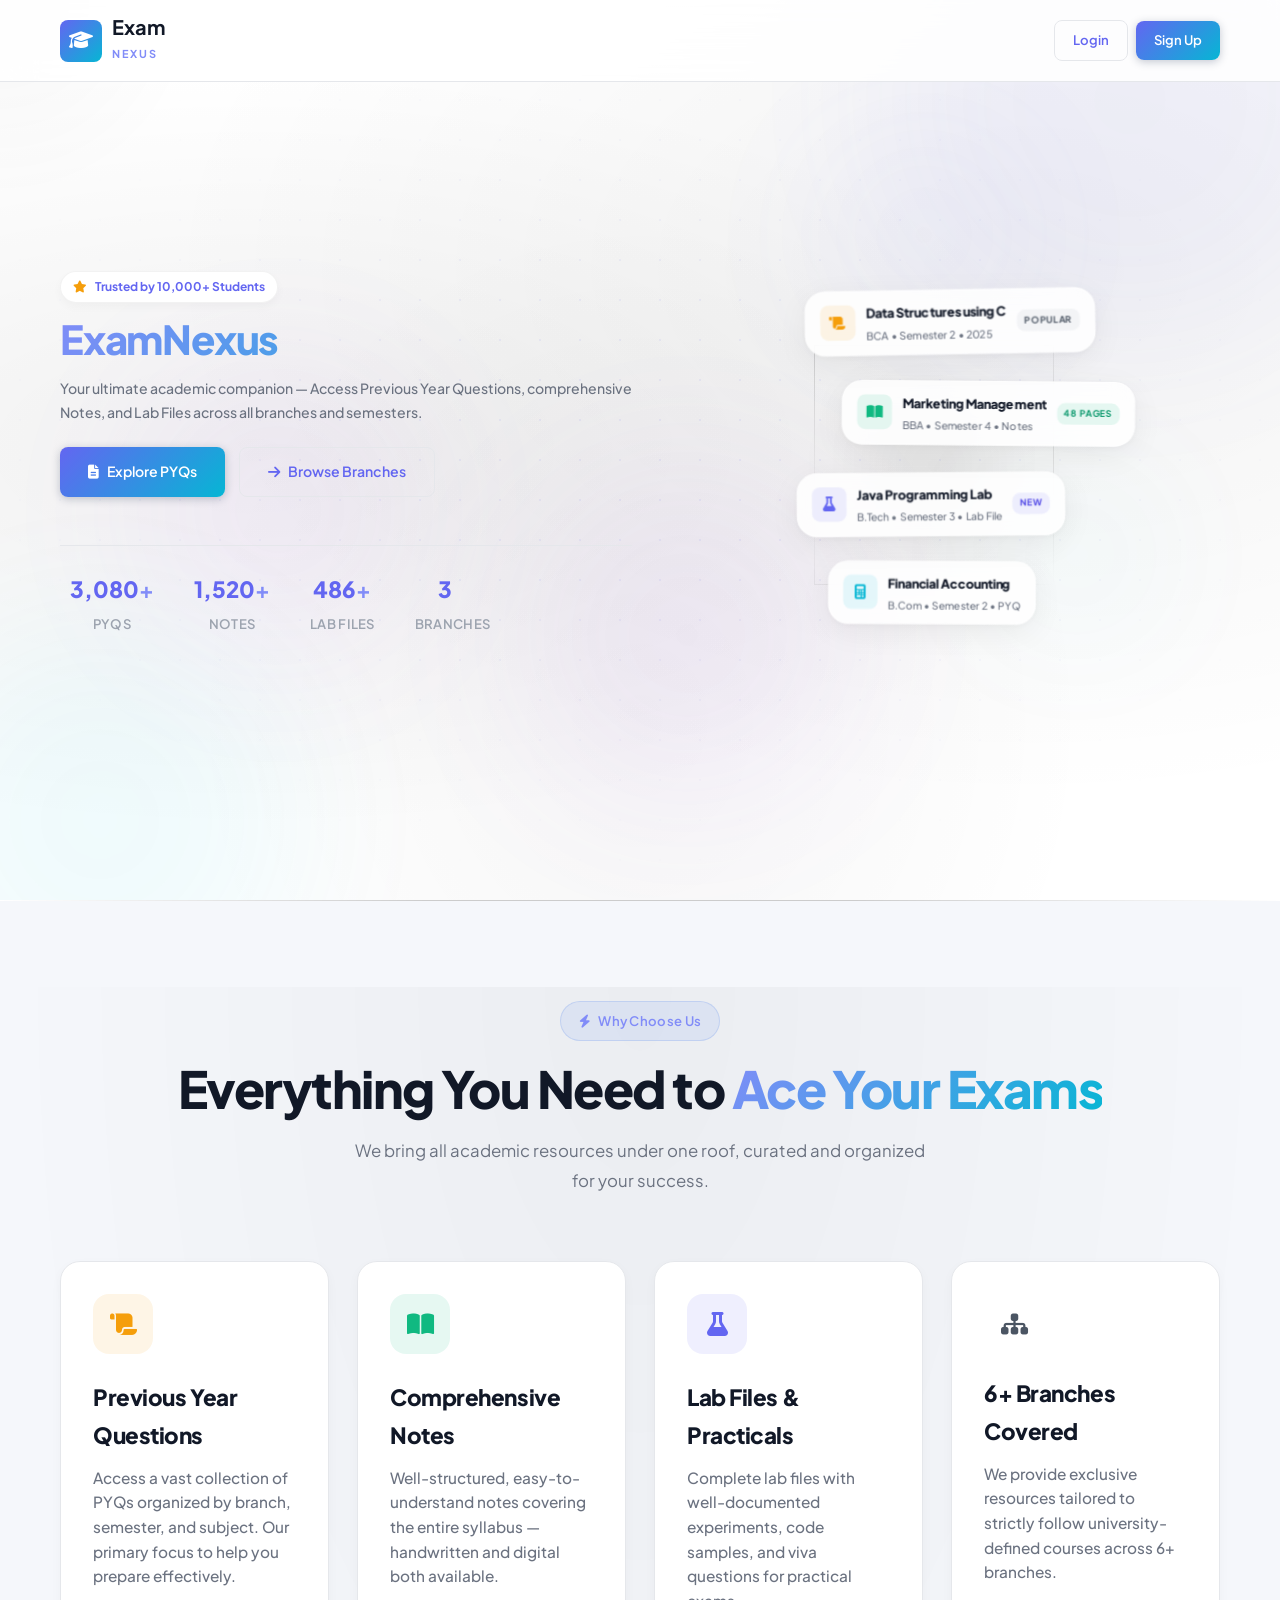
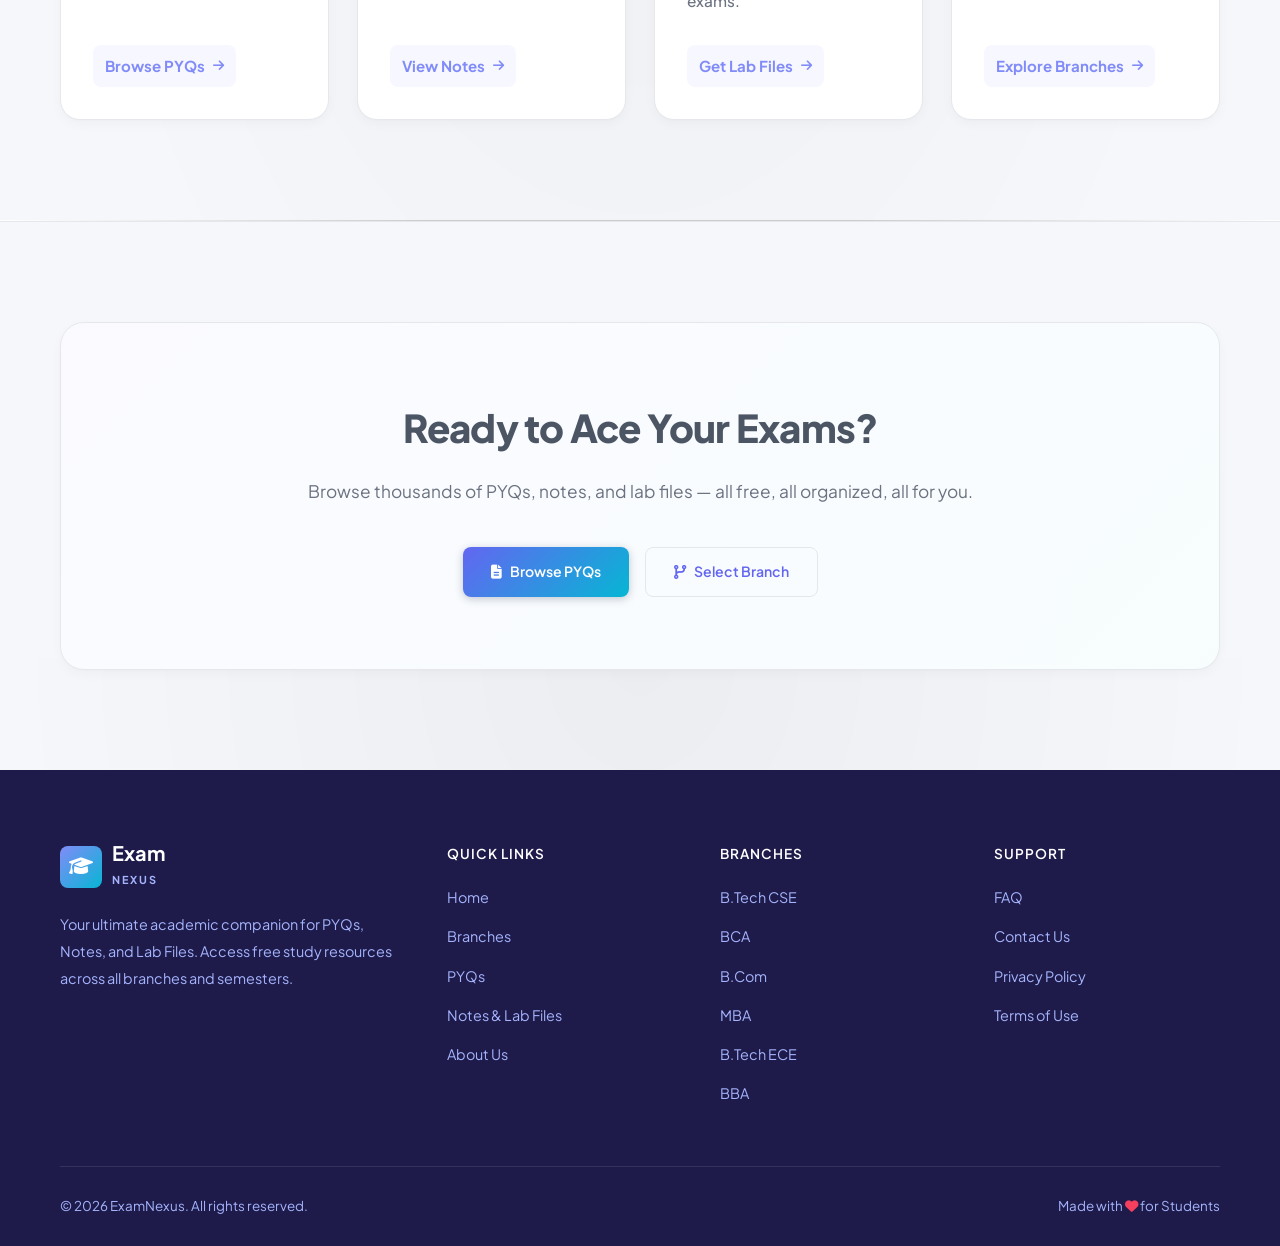
<file: index.html>
<!DOCTYPE html>
<html lang="en">
<head>
    <meta charset="UTF-8">
    <meta name="viewport" content="width=device-width, initial-scale=1.0">
    <meta name="description" content="ExamNexus – Your one-stop destination for Previous Year Questions, Notes, and Lab Files for BCA, BBA, B.Com, and B.Tech programs.">
    <meta name="keywords" content="University, PYQ, Notes, Lab Files, BCA, BBA, B.Com, B.Tech, Academic Resources">
    <title>ExamNexus | PYQs, Notes & Lab Files</title>
    <link rel="preconnect" href="https://fonts.googleapis.com">
    <link rel="preconnect" href="https://fonts.gstatic.com" crossorigin>
    <link href="https://fonts.googleapis.com/css2?family=Plus+Jakarta+Sans:wght@300;400;500;600;700;800&family=Instrument+Serif:ital@0;1&family=JetBrains+Mono:wght@400;500&display=swap" rel="stylesheet">
    <link rel="stylesheet" href="https://cdnjs.cloudflare.com/ajax/libs/font-awesome/6.5.1/css/all.min.css">
    <link rel="stylesheet" href="style.css">
    <link rel="stylesheet" href="auth.css">
</head>
<body class="landing-page">

    <!-- ===== PRELOADER ===== -->
    <div id="preloader">
        <div class="loader">
            <div class="loader-ring"></div>
            <div class="loader-ring"></div>
            <div class="loader-ring"></div>
            <span class="loader-text">ExamNexus</span>
        </div>
    </div>

    <!-- ===== NAVBAR ===== -->
    <nav class="navbar" id="navbar">
        <div class="nav-container">
            <a href="index.html" class="nav-logo">
                <div class="logo-icon">
                    <i class="fas fa-graduation-cap"></i>
                </div>
                <div class="logo-text">
                    <span class="logo-primary">Exam</span>
                    <span class="logo-secondary">Nexus</span>
                </div>
            </a>
            <ul class="nav-links" id="navLinks">
                <li><a href="index.html" class="nav-link active" data-page="index"><i class="fas fa-home"></i> Home</a></li>
                <li><a href="branches.html" class="nav-link" data-page="branches"><i class="fas fa-code-branch"></i> Branches</a></li>
                <li><a href="pyqs.html" class="nav-link" data-page="pyqs"><i class="fas fa-file-alt"></i> PYQs</a></li>
                <li><a href="resources.html" class="nav-link" data-page="resources"><i class="fas fa-book"></i> Resources</a></li>
                <li><a href="about.html" class="nav-link" data-page="about"><i class="fas fa-info-circle"></i> About</a></li>
                <li><a href="contact.html" class="nav-link" data-page="contact"><i class="fas fa-envelope"></i> Contact</a></li>
            </ul>
            <div class="nav-right">
                <button class="search-btn" id="searchToggle" aria-label="Search">
                    <i class="fas fa-search"></i>
                </button>
                <div id="navAuthArea"></div>
                <div class="hamburger" id="hamburger">
                    <span></span>
                    <span></span>
                    <span></span>
                </div>
            </div>
        </div>
        <!-- Search Overlay -->
        <div class="search-overlay" id="searchOverlay">
            <div class="search-container">
                <i class="fas fa-search search-icon"></i>
                <input type="text" id="searchInput" placeholder="Search PYQs, Notes, Lab Files..." autocomplete="off">
                <button class="search-close" id="searchClose"><i class="fas fa-times"></i></button>
            </div>
            <div class="search-results" id="searchResults"></div>
        </div>
    </nav>

    <!-- ===== HERO SECTION ===== -->
    <section class="hero" id="home">
        <div class="hero-bg">
            <div class="floating-shapes">
                <div class="shape shape-1"></div>
                <div class="shape shape-2"></div>
                <div class="shape shape-3"></div>
                <div class="shape shape-4"></div>
                <div class="shape shape-5"></div>
                <div class="shape shape-6"></div>
            </div>
            <div class="hero-grid-bg"></div>
        </div>
        <div class="hero-wrapper">
            <div class="hero-content">
                <div class="hero-badge">
                    <i class="fas fa-star"></i>
                    <span>Trusted by 10,000+ Students</span>
                </div>
                <h1 class="hero-title">
                    <span class="title-line gradient-text">ExamNexus</span>
                </h1>
                <p class="hero-subtitle">Your ultimate academic companion — Access Previous Year Questions, comprehensive Notes, and Lab Files across all branches and semesters.</p>
                <div class="hero-cta">
                    <a href="pyqs.html" class="btn btn-primary">
                        <i class="fas fa-file-alt"></i> Explore PYQs
                    </a>
                    <a href="branches.html" class="btn btn-outline">
                        <i class="fas fa-arrow-right"></i> Browse Branches
                    </a>
                </div>
                <div class="hero-stats">
                    <div class="stat-item">
                        <span class="stat-number" data-count="5000">0</span><span class="stat-plus">+</span>
                        <span class="stat-label">PYQs</span>
                    </div>
                    <div class="stat-item">
                        <span class="stat-number" data-count="2500">0</span><span class="stat-plus">+</span>
                        <span class="stat-label">Notes</span>
                    </div>
                    <div class="stat-item">
                        <span class="stat-number" data-count="800">0</span><span class="stat-plus">+</span>
                        <span class="stat-label">Lab Files</span>
                    </div>
                    <div class="stat-item">
                        <span class="stat-number" data-count="6">0</span><span class="stat-plus" style="visibility: hidden;">+</span>
                        <span class="stat-label">Branches</span>
                    </div>
                </div>
            </div>
            <div class="hero-visual" id="heroVisual">
                <div class="hero-3d-scene">
                    <div class="hero-spotlight"></div>
                    <div class="hero-light-ring"></div>
                    <div class="hero-card-stack">
                        <div class="stack-card sc-1">
                            <div class="sc-shimmer"></div>
                            <div class="sc-icon sc-pyq"><i class="fas fa-scroll"></i></div>
                            <div class="sc-body">
                                <h4>Data Structures using C</h4>
                                <p>BCA &bull; Semester 2 &bull; 2025</p>
                            </div>
                            <span class="sc-tag">Popular</span>
                        </div>
                        <div class="stack-card sc-2">
                            <div class="sc-shimmer"></div>
                            <div class="sc-icon sc-notes"><i class="fas fa-book-open"></i></div>
                            <div class="sc-body">
                                <h4>Marketing Management</h4>
                                <p>BBA &bull; Semester 4 &bull; Notes</p>
                            </div>
                            <span class="sc-tag sc-tag-green">48 Pages</span>
                        </div>
                        <div class="stack-card sc-3">
                            <div class="sc-shimmer"></div>
                            <div class="sc-icon sc-lab"><i class="fas fa-flask"></i></div>
                            <div class="sc-body">
                                <h4>Java Programming Lab</h4>
                                <p>B.Tech &bull; Semester 3 &bull; Lab File</p>
                            </div>
                            <span class="sc-tag sc-tag-blue">New</span>
                        </div>
                        <div class="stack-card sc-4">
                            <div class="sc-shimmer"></div>
                            <div class="sc-icon sc-bcom"><i class="fas fa-calculator"></i></div>
                            <div class="sc-body">
                                <h4>Financial Accounting</h4>
                                <p>B.Com &bull; Semester 2 &bull; PYQ</p>
                            </div>
                        </div>
                    </div>
                </div>
            </div>
        </div>
    </section>


    <!-- ===== FEATURES SECTION ===== -->
    <section class="features" id="features">
        <div class="container">
            <div class="section-header">
                <span class="section-tag"><i class="fas fa-bolt"></i> Why Choose Us</span>
                <h2 class="section-title">Everything You Need to <span class="gradient-text">Ace Your Exams</span></h2>
                <p class="section-desc">We bring all academic resources under one roof, curated and organized for your success.</p>
            </div>
            <div class="features-grid">
                <div class="feature-card">
                    <div class="feature-icon pyq-icon">
                        <i class="fas fa-scroll"></i>
                    </div>
                    <h3>Previous Year Questions</h3>
                    <p>Access a vast collection of PYQs organized by branch, semester, and subject. Our primary focus to help you prepare effectively.</p>
                    <div class="feature-link-wrapper">
                        <a href="pyqs.html" class="feature-link">Browse PYQs <i class="fas fa-arrow-right"></i></a>
                    </div>
                </div>
                <div class="feature-card">
                    <div class="feature-icon notes-icon">
                        <i class="fas fa-book-open"></i>
                    </div>
                    <h3>Comprehensive Notes</h3>
                    <p>Well-structured, easy-to-understand notes covering the entire syllabus — handwritten and digital both available.</p>
                    <div class="feature-link-wrapper">
                        <a href="resources.html" class="feature-link">View Notes <i class="fas fa-arrow-right"></i></a>
                    </div>
                </div>
                <div class="feature-card">
                    <div class="feature-icon lab-icon">
                        <i class="fas fa-flask"></i>
                    </div>
                    <h3>Lab Files & Practicals</h3>
                    <p>Complete lab files with well-documented experiments, code samples, and viva questions for practical exams.</p>
                    <div class="feature-link-wrapper">
                        <a href="resources.html" class="feature-link">Get Lab Files <i class="fas fa-arrow-right"></i></a>
                    </div>
                </div>
                <div class="feature-card">
                    <div class="feature-icon branch-icon">
                        <i class="fas fa-sitemap"></i>
                    </div>
                    <h3>6+ Branches Covered</h3>
                    <p>We provide exclusive resources tailored to strictly follow university-defined courses across 6+ branches.</p>
                    <div class="feature-link-wrapper">
                        <a href="branches.html" class="feature-link">Explore Branches <i class="fas fa-arrow-right"></i></a>
                    </div>
                </div>
            </div>
        </div>
    </section>

    <!-- ===== CTA BANNER ===== -->
    <section class="cta-banner">
        <div class="container">
            <div class="cta-content">
                <h2>Ready to Ace Your Exams?</h2>
                <p>Browse thousands of PYQs, notes, and lab files — all free, all organized, all for you.</p>
                <div class="cta-buttons">
                    <a href="pyqs.html" class="btn btn-primary"><i class="fas fa-file-alt"></i> Browse PYQs</a>
                    <a href="branches.html" class="btn btn-outline"><i class="fas fa-code-branch"></i> Select Branch</a>
                </div>
            </div>
        </div>
    </section>

    <!-- ===== FOOTER ===== -->
    <footer class="footer">
        <div class="container">
            <div class="footer-grid">
                <div class="footer-brand">
                    <a href="index.html" class="nav-logo">
                        <div class="logo-icon"><i class="fas fa-graduation-cap"></i></div>
                        <div class="logo-text">
                            <span class="logo-primary">Exam</span>
                            <span class="logo-secondary">Nexus</span>
                        </div>
                    </a>
                    <p>Your ultimate academic companion for PYQs, Notes, and Lab Files. Access free study resources across all branches and semesters.</p>
                </div>
                <div class="footer-links">
                    <h4>Quick Links</h4>
                    <ul>
                        <li><a href="index.html">Home</a></li>
                        <li><a href="branches.html">Branches</a></li>
                        <li><a href="pyqs.html">PYQs</a></li>
                        <li><a href="resources.html">Notes & Lab Files</a></li>
                        <li><a href="about.html">About Us</a></li>
                    </ul>
                </div>
                <div class="footer-links">
                    <h4>Branches</h4>
                    <ul>
                        <li><a href="pyqs.html?branch=btechcse">B.Tech CSE</a></li>
                        <li><a href="pyqs.html?branch=bca">BCA</a></li>
                        <li><a href="pyqs.html?branch=bcom">B.Com</a></li>
                        <li><a href="pyqs.html?branch=mba">MBA</a></li>
                        <li><a href="pyqs.html?branch=btechece">B.Tech ECE</a></li>
                        <li><a href="pyqs.html?branch=bba">BBA</a></li>
                    </ul>
                </div>
                <div class="footer-links">
                    <h4>Support</h4>
                    <ul>
                        <li><a href="contact.html#faq">FAQ</a></li>
                        <li><a href="contact.html">Contact Us</a></li>
                        <li><a href="#">Privacy Policy</a></li>
                        <li><a href="#">Terms of Use</a></li>
                    </ul>
                </div>
            </div>
            <div class="footer-bottom">
                <p>&copy; 2026 ExamNexus. All rights reserved.</p>
                <p>Made with <i class="fas fa-heart" style="color: #F43F5E;"></i> for Students</p>
            </div>
        </div>
    </footer>

    <!-- ===== BACK TO TOP ===== -->
    <button class="back-to-top" id="backToTop" aria-label="Back to top">
        <i class="fas fa-chevron-up"></i>
    </button>

    <!-- ===== TOAST NOTIFICATION ===== -->
    <div class="toast-container" id="toastContainer"></div>

    <script src="script.js"></script>
    <script src="auth.js"></script>
</body>
</html>
</file>
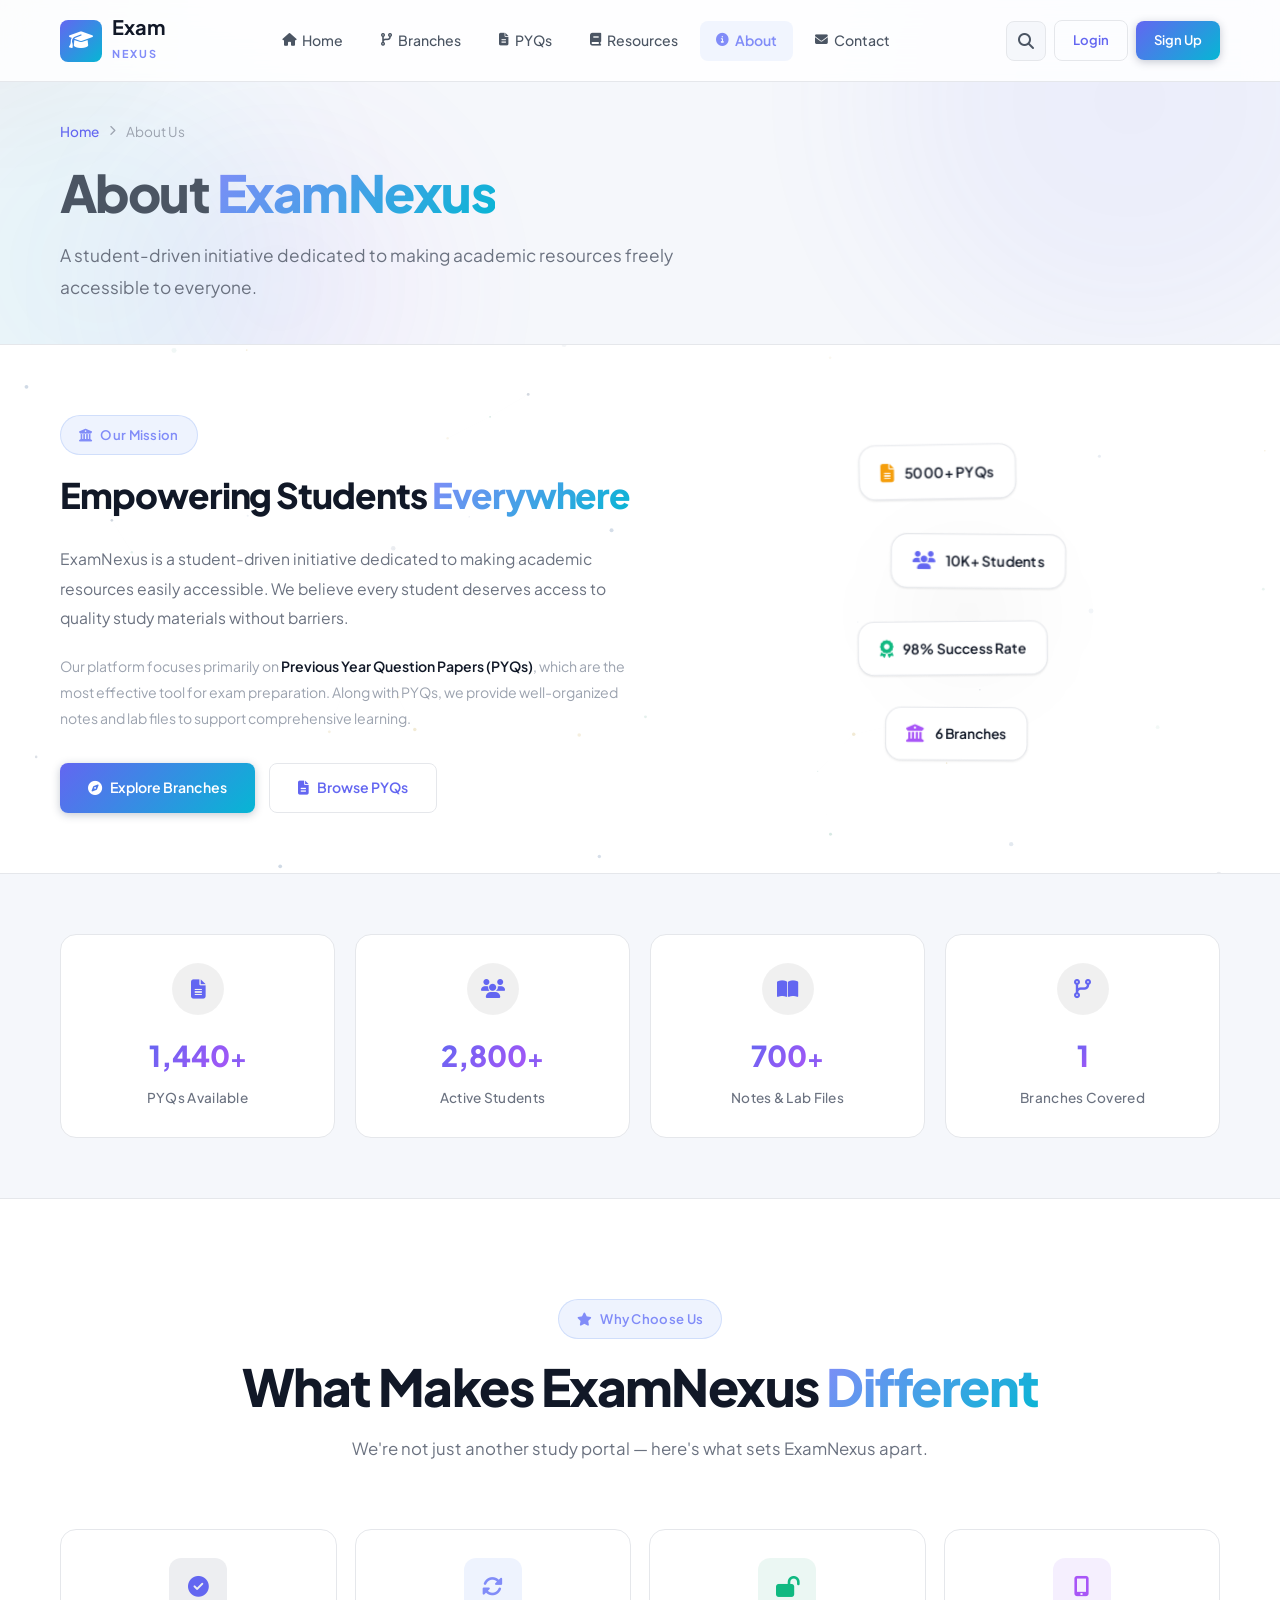
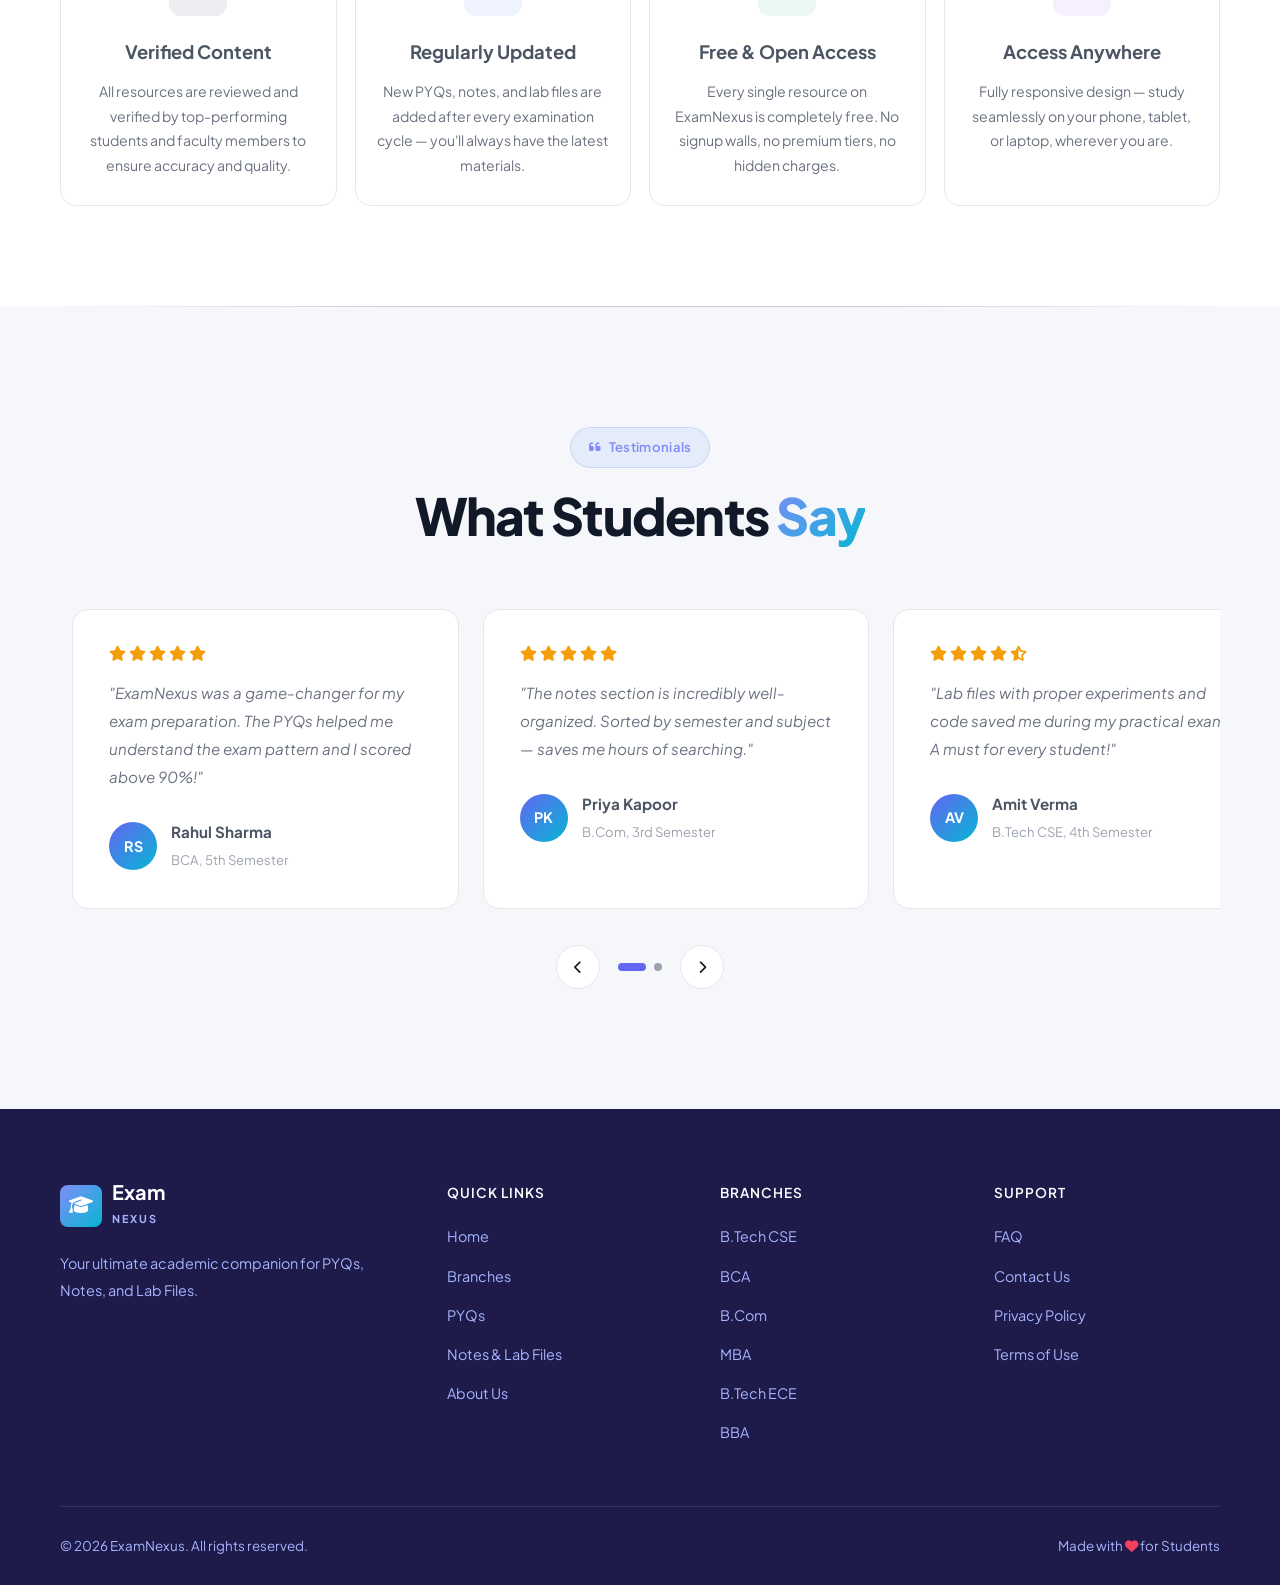
<file: about.html>
<!DOCTYPE html>
<html lang="en">
<head>
    <meta charset="UTF-8">
    <meta name="viewport" content="width=device-width, initial-scale=1.0">
    <meta name="description" content="Learn about ExamNexus — a student-driven initiative for free academic resources.">
    <title>About Us | ExamNexus</title>
    <link rel="preconnect" href="https://fonts.googleapis.com">
    <link rel="preconnect" href="https://fonts.gstatic.com" crossorigin>
    <link href="https://fonts.googleapis.com/css2?family=Plus+Jakarta+Sans:wght@300;400;500;600;700;800&family=Instrument+Serif:ital@0;1&family=JetBrains+Mono:wght@400;500&display=swap" rel="stylesheet">
    <link rel="stylesheet" href="https://cdnjs.cloudflare.com/ajax/libs/font-awesome/6.5.1/css/all.min.css">
    <link rel="stylesheet" href="style.css">
    <link rel="stylesheet" href="auth.css">
</head>
<body>
    <div id="preloader"><div class="loader"><div class="loader-ring"></div><div class="loader-ring"></div><div class="loader-ring"></div><span class="loader-text">ExamNexus</span></div></div>

    <nav class="navbar" id="navbar">
        <div class="nav-container">
            <a href="index.html" class="nav-logo"><div class="logo-icon"><i class="fas fa-graduation-cap"></i></div><div class="logo-text"><span class="logo-primary">Exam</span><span class="logo-secondary">Nexus</span></div></a>
            <ul class="nav-links" id="navLinks">
                <li><a href="index.html" class="nav-link" data-page="index"><i class="fas fa-home"></i> Home</a></li>
                <li><a href="branches.html" class="nav-link" data-page="branches"><i class="fas fa-code-branch"></i> Branches</a></li>
                <li><a href="pyqs.html" class="nav-link" data-page="pyqs"><i class="fas fa-file-alt"></i> PYQs</a></li>
                <li><a href="resources.html" class="nav-link" data-page="resources"><i class="fas fa-book"></i> Resources</a></li>
                <li><a href="about.html" class="nav-link active" data-page="about"><i class="fas fa-info-circle"></i> About</a></li>
                <li><a href="contact.html" class="nav-link" data-page="contact"><i class="fas fa-envelope"></i> Contact</a></li>
            </ul>
            <div class="nav-right">
                <button class="search-btn" id="searchToggle" aria-label="Search"><i class="fas fa-search"></i></button>
                <div id="navAuthArea"></div>
                <div class="hamburger" id="hamburger"><span></span><span></span><span></span></div>
            </div>
        </div>
        <div class="search-overlay" id="searchOverlay">
            <div class="search-container"><i class="fas fa-search search-icon"></i><input type="text" id="searchInput" placeholder="Search PYQs, Notes, Lab Files..." autocomplete="off"><button class="search-close" id="searchClose"><i class="fas fa-times"></i></button></div>
            <div class="search-results" id="searchResults"></div>
        </div>
    </nav>

    <section class="page-header">
        <div class="page-header-bg"><div class="floating-shapes"><div class="shape shape-1"></div><div class="shape shape-2"></div><div class="shape shape-3"></div></div></div>
        <div class="container">
            <div class="page-header-content">
                <div class="breadcrumb"><a href="index.html">Home</a><i class="fas fa-chevron-right"></i><span>About Us</span></div>
                <h1 class="page-title">About <span class="gradient-text">ExamNexus</span></h1>
                <p class="page-subtitle">A student-driven initiative dedicated to making academic resources freely accessible to everyone.</p>
            </div>
        </div>
    </section>

    <!-- ===== MISSION SECTION ===== -->
    <section class="about-mission" id="about">
        <div class="container">
            <div class="about-mission-grid">
                <div class="about-mission-content">
                    <span class="section-tag"><i class="fas fa-university"></i> Our Mission</span>
                    <h2 class="section-title">Empowering Students <span class="gradient-text">Everywhere</span></h2>
                    <p class="about-lead">ExamNexus is a student-driven initiative dedicated to making academic resources easily accessible. We believe every student deserves access to quality study materials without barriers.</p>
                    <p class="about-body">Our platform focuses primarily on <strong>Previous Year Question Papers (PYQs)</strong>, which are the most effective tool for exam preparation. Along with PYQs, we provide well-organized notes and lab files to support comprehensive learning.</p>
                    <div class="about-mission-cta">
                        <a href="branches.html" class="btn btn-primary"><i class="fas fa-compass"></i> Explore Branches</a>
                        <a href="pyqs.html" class="btn btn-outline"><i class="fas fa-file-alt"></i> Browse PYQs</a>
                    </div>
                </div>
                <div class="about-visual">
                    <div class="about-card-stack">
                        <div class="about-float-card card-1"><i class="fas fa-file-alt"></i><span>5000+ PYQs</span></div>
                        <div class="about-float-card card-2"><i class="fas fa-users"></i><span>10K+ Students</span></div>
                        <div class="about-float-card card-3"><i class="fas fa-award"></i><span>98% Success Rate</span></div>
                        <div class="about-float-card card-4"><i class="fas fa-university"></i><span>6 Branches</span></div>
                    </div>
                </div>
            </div>
        </div>
    </section>

    <!-- ===== STATS COUNTER BAR ===== -->
    <section class="about-stats-bar">
        <div class="container">
            <div class="about-stats-grid">
                <div class="about-stat-item">
                    <div class="about-stat-icon"><i class="fas fa-file-alt"></i></div>
                    <span class="about-stat-number" data-count="5000">0</span><span class="about-stat-plus">+</span>
                    <span class="about-stat-label">PYQs Available</span>
                </div>
                <div class="about-stat-item">
                    <div class="about-stat-icon"><i class="fas fa-users"></i></div>
                    <span class="about-stat-number" data-count="10000">0</span><span class="about-stat-plus">+</span>
                    <span class="about-stat-label">Active Students</span>
                </div>
                <div class="about-stat-item">
                    <div class="about-stat-icon"><i class="fas fa-book-open"></i></div>
                    <span class="about-stat-number" data-count="2500">0</span><span class="about-stat-plus">+</span>
                    <span class="about-stat-label">Notes & Lab Files</span>
                </div>
                <div class="about-stat-item">
                    <div class="about-stat-icon"><i class="fas fa-code-branch"></i></div>
                    <span class="about-stat-number" data-count="6">0</span>
                    <span class="about-stat-label">Branches Covered</span>
                </div>
            </div>
        </div>
    </section>

    <!-- ===== WHY CHOOSE US ===== -->
    <section class="about-highlights-section">
        <div class="container">
            <div class="section-header">
                <span class="section-tag"><i class="fas fa-star"></i> Why Choose Us</span>
                <h2 class="section-title">What Makes ExamNexus <span class="gradient-text">Different</span></h2>
                <p class="section-desc">We're not just another study portal — here's what sets ExamNexus apart.</p>
            </div>
            <div class="about-highlights-grid">
                <div class="about-highlight-card">
                    <div class="about-highlight-icon-wrap">
                        <i class="fas fa-check-circle"></i>
                    </div>
                    <h3>Verified Content</h3>
                    <p>All resources are reviewed and verified by top-performing students and faculty members to ensure accuracy and quality.</p>
                </div>
                <div class="about-highlight-card">
                    <div class="about-highlight-icon-wrap">
                        <i class="fas fa-sync-alt"></i>
                    </div>
                    <h3>Regularly Updated</h3>
                    <p>New PYQs, notes, and lab files are added after every examination cycle — you'll always have the latest materials.</p>
                </div>
                <div class="about-highlight-card">
                    <div class="about-highlight-icon-wrap">
                        <i class="fas fa-lock-open"></i>
                    </div>
                    <h3>Free & Open Access</h3>
                    <p>Every single resource on ExamNexus is completely free. No signup walls, no premium tiers, no hidden charges.</p>
                </div>
                <div class="about-highlight-card">
                    <div class="about-highlight-icon-wrap">
                        <i class="fas fa-mobile-alt"></i>
                    </div>
                    <h3>Access Anywhere</h3>
                    <p>Fully responsive design — study seamlessly on your phone, tablet, or laptop, wherever you are.</p>
                </div>
            </div>
        </div>
    </section>

    <!-- ===== TESTIMONIALS ===== -->
    <section class="testimonials" id="testimonials">
        <div class="container">
            <div class="section-header">
                <span class="section-tag"><i class="fas fa-quote-left"></i> Testimonials</span>
                <h2 class="section-title">What Students <span class="gradient-text">Say</span></h2>
            </div>
            <div class="testimonial-slider" id="testimonialSlider">
                <div class="testimonial-track" id="testimonialTrack">
                    <div class="testimonial-card"><div class="testimonial-stars"><i class="fas fa-star"></i><i class="fas fa-star"></i><i class="fas fa-star"></i><i class="fas fa-star"></i><i class="fas fa-star"></i></div><p>"ExamNexus was a game-changer for my exam preparation. The PYQs helped me understand the exam pattern and I scored above 90%!"</p><div class="testimonial-author"><div class="author-avatar">RS</div><div><h4>Rahul Sharma</h4><span>BCA, 5th Semester</span></div></div></div>
                    <div class="testimonial-card"><div class="testimonial-stars"><i class="fas fa-star"></i><i class="fas fa-star"></i><i class="fas fa-star"></i><i class="fas fa-star"></i><i class="fas fa-star"></i></div><p>"The notes section is incredibly well-organized. Sorted by semester and subject — saves me hours of searching."</p><div class="testimonial-author"><div class="author-avatar">PK</div><div><h4>Priya Kapoor</h4><span>B.Com, 3rd Semester</span></div></div></div>
                    <div class="testimonial-card"><div class="testimonial-stars"><i class="fas fa-star"></i><i class="fas fa-star"></i><i class="fas fa-star"></i><i class="fas fa-star"></i><i class="fas fa-star-half-alt"></i></div><p>"Lab files with proper experiments and code saved me during my practical exams. A must for every student!"</p><div class="testimonial-author"><div class="author-avatar">AV</div><div><h4>Amit Verma</h4><span>B.Tech CSE, 4th Semester</span></div></div></div>
                    <div class="testimonial-card"><div class="testimonial-stars"><i class="fas fa-star"></i><i class="fas fa-star"></i><i class="fas fa-star"></i><i class="fas fa-star"></i><i class="fas fa-star"></i></div><p>"I was struggling with marketing concepts until I found the BBA notes. Clean, detailed, and to the point."</p><div class="testimonial-author"><div class="author-avatar">SK</div><div><h4>Sneha Kumari</h4><span>BBA, 6th Semester</span></div></div></div>
                </div>
                <div class="testimonial-nav">
                    <button class="testimonial-prev" id="testimonialPrev"><i class="fas fa-chevron-left"></i></button>
                    <div class="testimonial-dots" id="testimonialDots"></div>
                    <button class="testimonial-next" id="testimonialNext"><i class="fas fa-chevron-right"></i></button>
                </div>
            </div>
        </div>
    </section>

    <footer class="footer">
        <div class="container">
            <div class="footer-grid">
                <div class="footer-brand"><a href="index.html" class="nav-logo"><div class="logo-icon"><i class="fas fa-graduation-cap"></i></div><div class="logo-text"><span class="logo-primary">Exam</span><span class="logo-secondary">Nexus</span></div></a><p>Your ultimate academic companion for PYQs, Notes, and Lab Files.</p></div>
                <div class="footer-links"><h4>Quick Links</h4><ul><li><a href="index.html">Home</a></li><li><a href="branches.html">Branches</a></li><li><a href="pyqs.html">PYQs</a></li><li><a href="resources.html">Notes & Lab Files</a></li><li><a href="about.html">About Us</a></li></ul></div>
                <div class="footer-links"><h4>Branches</h4><ul><li><a href="pyqs.html?branch=btechcse">B.Tech CSE</a></li><li><a href="pyqs.html?branch=bca">BCA</a></li><li><a href="pyqs.html?branch=bcom">B.Com</a></li><li><a href="pyqs.html?branch=mba">MBA</a></li><li><a href="pyqs.html?branch=btechece">B.Tech ECE</a></li><li><a href="pyqs.html?branch=bba">BBA</a></li></ul></div>
                <div class="footer-links"><h4>Support</h4><ul><li><a href="contact.html#faq">FAQ</a></li><li><a href="contact.html">Contact Us</a></li><li><a href="#">Privacy Policy</a></li><li><a href="#">Terms of Use</a></li></ul></div>
            </div>
            <div class="footer-bottom"><p>&copy; 2026 ExamNexus. All rights reserved.</p><p>Made with <i class="fas fa-heart" style="color: #F43F5E;"></i> for Students</p></div>
        </div>
    </footer>

    <button class="back-to-top" id="backToTop" aria-label="Back to top"><i class="fas fa-chevron-up"></i></button>
    <div class="toast-container" id="toastContainer"></div>
    <script src="script.js"></script>
    <script src="auth.js"></script>
</body>
</html>
</file>
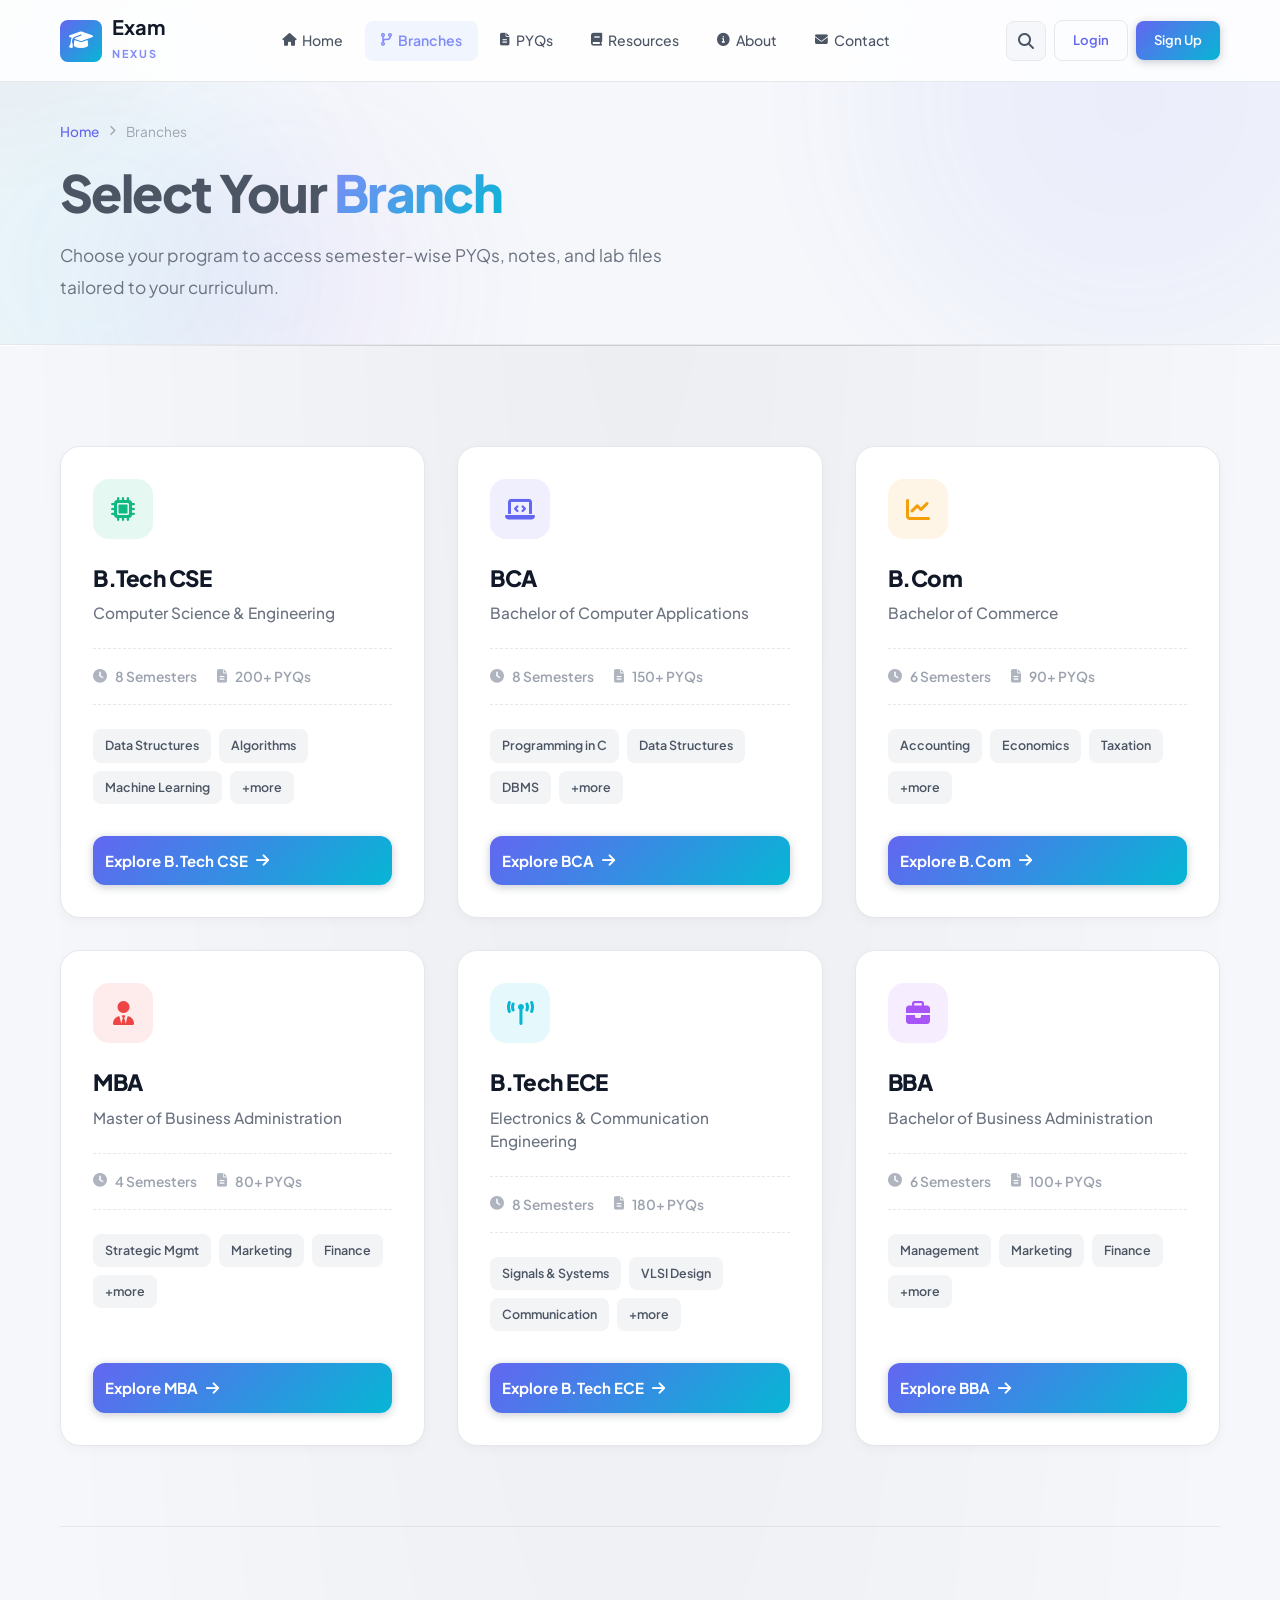
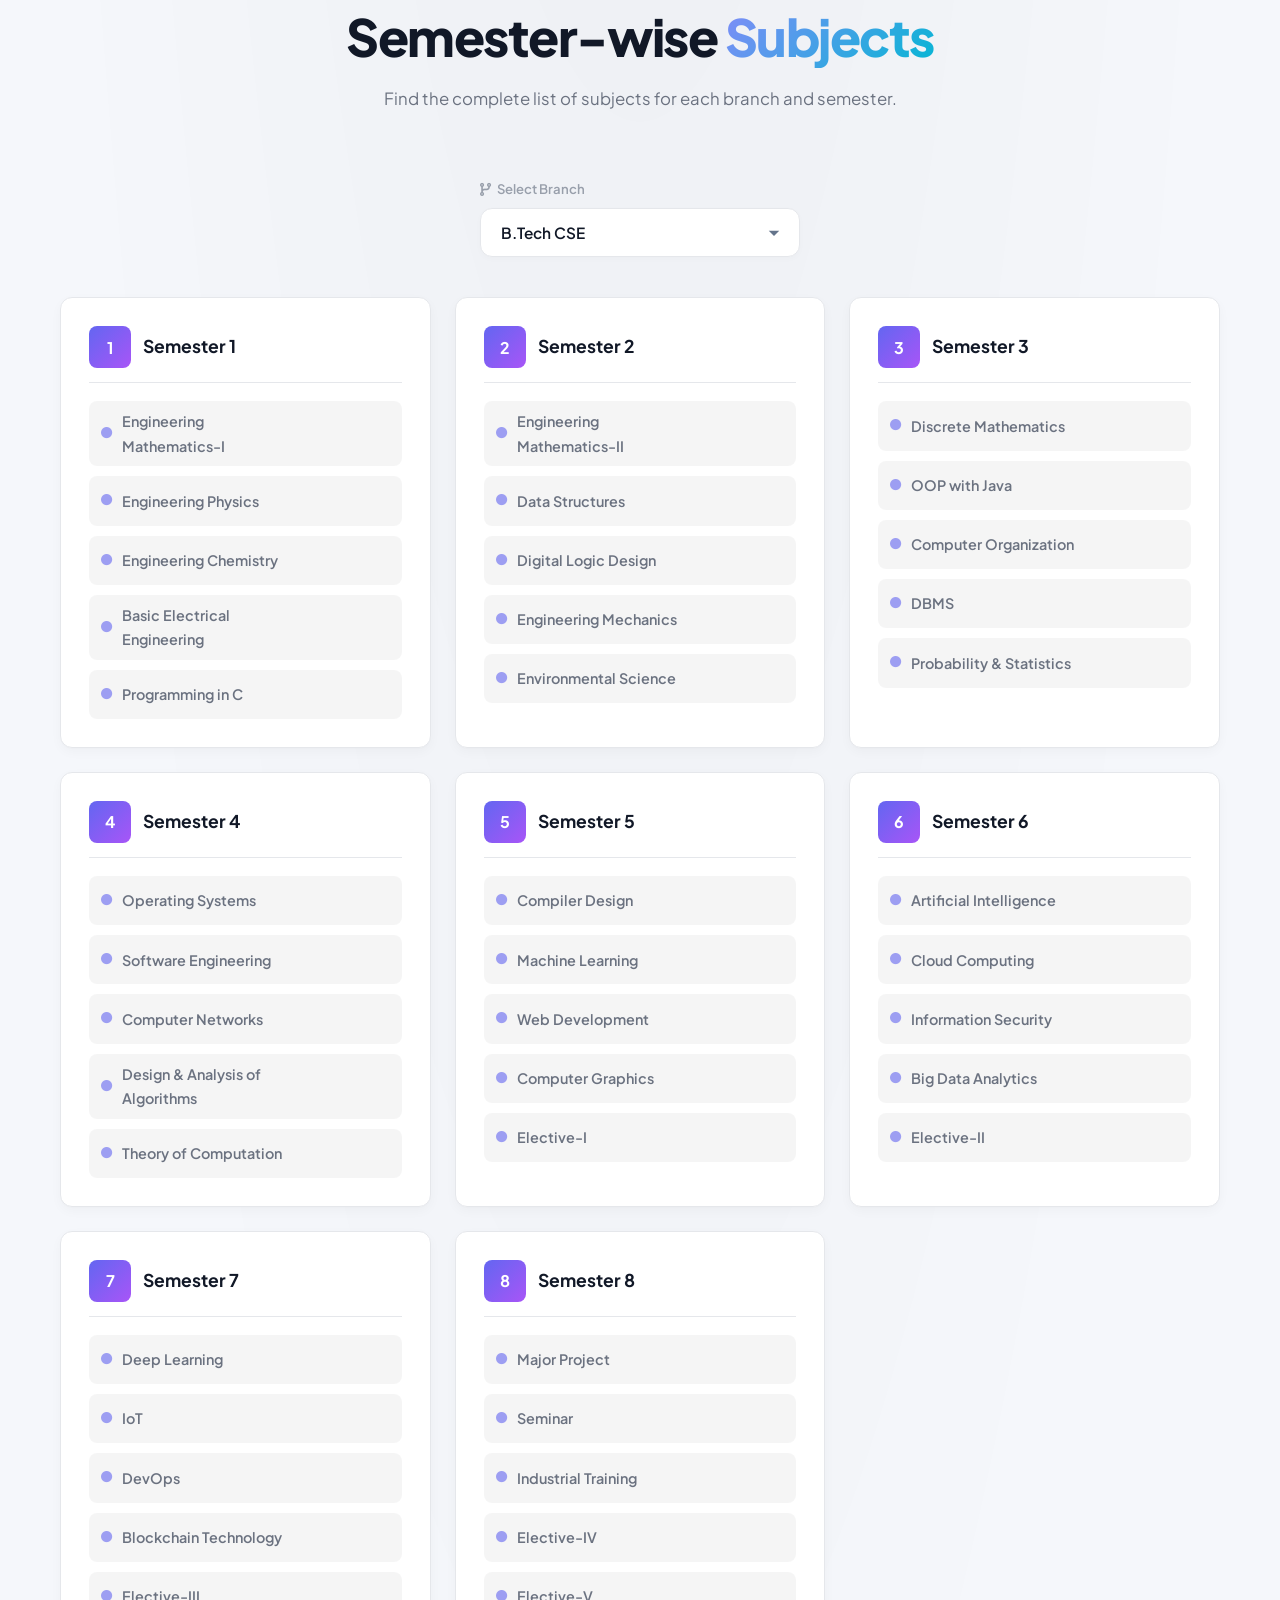
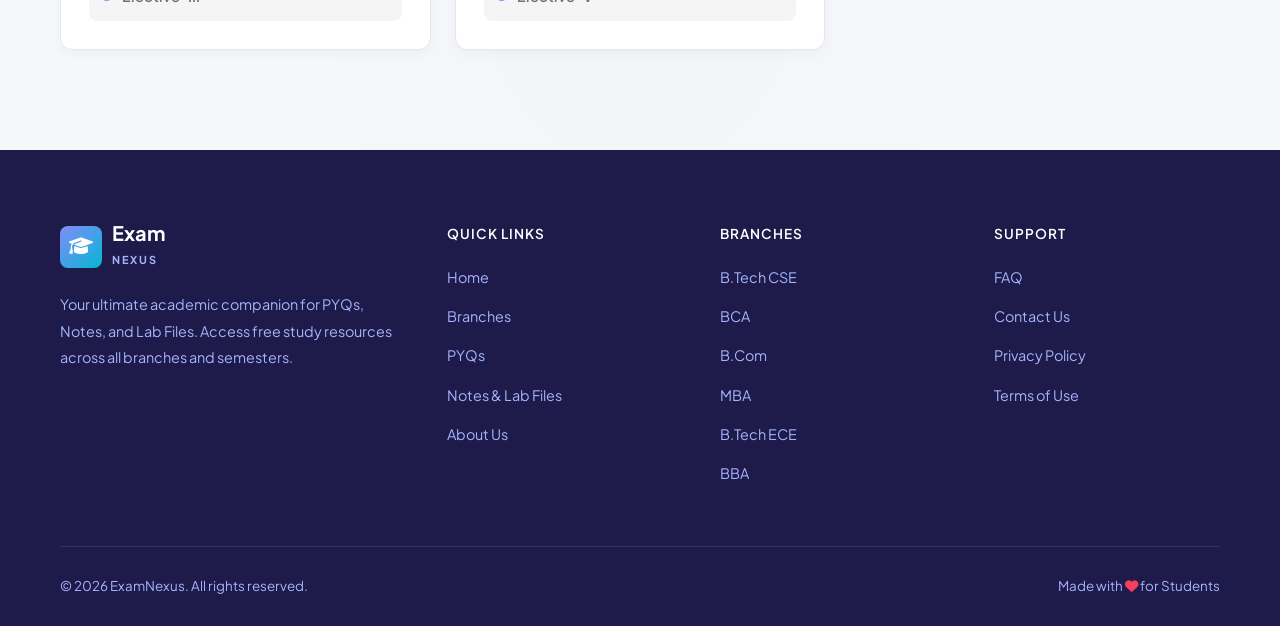
<file: branches.html>
<!DOCTYPE html>
<html lang="en">
<head>
    <meta charset="UTF-8">
    <meta name="viewport" content="width=device-width, initial-scale=1.0">
    <meta name="description" content="Browse academic resources by branch — BCA, BBA, B.Com, B.Tech. Access PYQs, notes, and lab files for your specific program.">
    <meta name="keywords" content="University Branches, BCA, BBA, B.Com, B.Tech, Academic Resources">
    <title>Branches | ExamNexus</title>
    <link rel="preconnect" href="https://fonts.googleapis.com">
    <link rel="preconnect" href="https://fonts.gstatic.com" crossorigin>
    <link href="https://fonts.googleapis.com/css2?family=Plus+Jakarta+Sans:wght@300;400;500;600;700;800&family=Instrument+Serif:ital@0;1&family=JetBrains+Mono:wght@400;500&display=swap" rel="stylesheet">
    <link rel="stylesheet" href="https://cdnjs.cloudflare.com/ajax/libs/font-awesome/6.5.1/css/all.min.css">
    <link rel="stylesheet" href="style.css">
    <link rel="stylesheet" href="auth.css">
</head>
<body>

    <!-- ===== PRELOADER ===== -->
    <div id="preloader">
        <div class="loader">
            <div class="loader-ring"></div>
            <div class="loader-ring"></div>
            <div class="loader-ring"></div>
            <span class="loader-text">ExamNexus</span>
        </div>
    </div>

    <!-- ===== NAVBAR ===== -->
    <nav class="navbar" id="navbar">
        <div class="nav-container">
            <a href="index.html" class="nav-logo">
                <div class="logo-icon">
                    <i class="fas fa-graduation-cap"></i>
                </div>
                <div class="logo-text">
                    <span class="logo-primary">Exam</span>
                    <span class="logo-secondary">Nexus</span>
                </div>
            </a>
            <ul class="nav-links" id="navLinks">
                <li><a href="index.html" class="nav-link" data-page="index"><i class="fas fa-home"></i> Home</a></li>
                <li><a href="branches.html" class="nav-link active" data-page="branches"><i class="fas fa-code-branch"></i> Branches</a></li>
                <li><a href="pyqs.html" class="nav-link" data-page="pyqs"><i class="fas fa-file-alt"></i> PYQs</a></li>
                <li><a href="resources.html" class="nav-link" data-page="resources"><i class="fas fa-book"></i> Resources</a></li>
                <li><a href="about.html" class="nav-link" data-page="about"><i class="fas fa-info-circle"></i> About</a></li>
                <li><a href="contact.html" class="nav-link" data-page="contact"><i class="fas fa-envelope"></i> Contact</a></li>
            </ul>
            <div class="nav-right">
                <button class="search-btn" id="searchToggle" aria-label="Search">
                    <i class="fas fa-search"></i>
                </button>
                <div id="navAuthArea"></div>
                <div class="hamburger" id="hamburger">
                    <span></span>
                    <span></span>
                    <span></span>
                </div>
            </div>
        </div>
        <!-- Search Overlay -->
        <div class="search-overlay" id="searchOverlay">
            <div class="search-container">
                <i class="fas fa-search search-icon"></i>
                <input type="text" id="searchInput" placeholder="Search PYQs, Notes, Lab Files..." autocomplete="off">
                <button class="search-close" id="searchClose"><i class="fas fa-times"></i></button>
            </div>
            <div class="search-results" id="searchResults"></div>
        </div>
    </nav>

    <!-- ===== PAGE HEADER ===== -->
    <section class="page-header">
        <div class="page-header-bg">
            <div class="floating-shapes">
                <div class="shape shape-1"></div>
                <div class="shape shape-2"></div>
                <div class="shape shape-3"></div>
            </div>
        </div>
        <div class="container">
            <div class="page-header-content">
                <div class="breadcrumb">
                    <a href="index.html">Home</a>
                    <i class="fas fa-chevron-right"></i>
                    <span>Branches</span>
                </div>
                <h1 class="page-title">Select Your <span class="gradient-text">Branch</span></h1>
                <p class="page-subtitle">Choose your program to access semester-wise PYQs, notes, and lab files tailored to your curriculum.</p>
            </div>
        </div>
    </section>

    <!-- ===== BRANCHES SECTION ===== -->
    <section class="branches" id="branches">
        <div class="container">
            <div class="branches-grid">
                <div class="branch-card" data-branch="btechcse" id="branch-btechcse">
                    <div class="branch-glow"></div>
                    <div class="branch-icon">
                        <i class="fas fa-microchip"></i>
                    </div>
                    <h3>B.Tech CSE</h3>
                    <p>Computer Science & Engineering</p>
                    <div class="branch-info">
                        <span><i class="fas fa-clock"></i> 8 Semesters</span>
                        <span><i class="fas fa-file-alt"></i> 200+ PYQs</span>
                    </div>
                    <div class="branch-subjects">
                        <span class="subject-tag">Data Structures</span>
                        <span class="subject-tag">Algorithms</span>
                        <span class="subject-tag">Machine Learning</span>
                        <span class="subject-tag">+more</span>
                    </div>
                    <div class="branch-link-wrapper">
                        <a href="pyqs.html?branch=btechcse" class="btn btn-primary btn-sm">Explore B.Tech CSE <i class="fas fa-arrow-right"></i></a>
                    </div>
                </div>

                <div class="branch-card" data-branch="bca" id="branch-bca">
                    <div class="branch-glow"></div>
                    <div class="branch-icon">
                        <i class="fas fa-laptop-code"></i>
                    </div>
                    <h3>BCA</h3>
                    <p>Bachelor of Computer Applications</p>
                    <div class="branch-info">
                        <span><i class="fas fa-clock"></i> 8 Semesters</span>
                        <span><i class="fas fa-file-alt"></i> 150+ PYQs</span>
                    </div>
                    <div class="branch-subjects">
                        <span class="subject-tag">Programming in C</span>
                        <span class="subject-tag">Data Structures</span>
                        <span class="subject-tag">DBMS</span>
                        <span class="subject-tag">+more</span>
                    </div>
                    <div class="branch-link-wrapper">
                        <a href="pyqs.html?branch=bca" class="btn btn-primary btn-sm">Explore BCA <i class="fas fa-arrow-right"></i></a>
                    </div>
                </div>

                <div class="branch-card" data-branch="bcom" id="branch-bcom">
                    <div class="branch-glow"></div>
                    <div class="branch-icon">
                        <i class="fas fa-chart-line"></i>
                    </div>
                    <h3>B.Com</h3>
                    <p>Bachelor of Commerce</p>
                    <div class="branch-info">
                        <span><i class="fas fa-clock"></i> 6 Semesters</span>
                        <span><i class="fas fa-file-alt"></i> 90+ PYQs</span>
                    </div>
                    <div class="branch-subjects">
                        <span class="subject-tag">Accounting</span>
                        <span class="subject-tag">Economics</span>
                        <span class="subject-tag">Taxation</span>
                        <span class="subject-tag">+more</span>
                    </div>
                    <div class="branch-link-wrapper">
                        <a href="pyqs.html?branch=bcom" class="btn btn-primary btn-sm">Explore B.Com <i class="fas fa-arrow-right"></i></a>
                    </div>
                </div>

                <div class="branch-card" data-branch="mba" id="branch-mba">
                    <div class="branch-glow"></div>
                    <div class="branch-icon">
                        <i class="fas fa-user-tie"></i>
                    </div>
                    <h3>MBA</h3>
                    <p>Master of Business Administration</p>
                    <div class="branch-info">
                        <span><i class="fas fa-clock"></i> 4 Semesters</span>
                        <span><i class="fas fa-file-alt"></i> 80+ PYQs</span>
                    </div>
                    <div class="branch-subjects">
                        <span class="subject-tag">Strategic Mgmt</span>
                        <span class="subject-tag">Marketing</span>
                        <span class="subject-tag">Finance</span>
                        <span class="subject-tag">+more</span>
                    </div>
                    <div class="branch-link-wrapper">
                        <a href="pyqs.html?branch=mba" class="btn btn-primary btn-sm">Explore MBA <i class="fas fa-arrow-right"></i></a>
                    </div>
                </div>

                <div class="branch-card" data-branch="btechece" id="branch-btechece">
                    <div class="branch-glow"></div>
                    <div class="branch-icon">
                        <i class="fas fa-broadcast-tower"></i>
                    </div>
                    <h3>B.Tech ECE</h3>
                    <p>Electronics & Communication Engineering</p>
                    <div class="branch-info">
                        <span><i class="fas fa-clock"></i> 8 Semesters</span>
                        <span><i class="fas fa-file-alt"></i> 180+ PYQs</span>
                    </div>
                    <div class="branch-subjects">
                        <span class="subject-tag">Signals & Systems</span>
                        <span class="subject-tag">VLSI Design</span>
                        <span class="subject-tag">Communication</span>
                        <span class="subject-tag">+more</span>
                    </div>
                    <div class="branch-link-wrapper">
                        <a href="pyqs.html?branch=btechece" class="btn btn-primary btn-sm">Explore B.Tech ECE <i class="fas fa-arrow-right"></i></a>
                    </div>
                </div>

                <div class="branch-card" data-branch="bba" id="branch-bba">
                    <div class="branch-glow"></div>
                    <div class="branch-icon">
                        <i class="fas fa-briefcase"></i>
                    </div>
                    <h3>BBA</h3>
                    <p>Bachelor of Business Administration</p>
                    <div class="branch-info">
                        <span><i class="fas fa-clock"></i> 6 Semesters</span>
                        <span><i class="fas fa-file-alt"></i> 100+ PYQs</span>
                    </div>
                    <div class="branch-subjects">
                        <span class="subject-tag">Management</span>
                        <span class="subject-tag">Marketing</span>
                        <span class="subject-tag">Finance</span>
                        <span class="subject-tag">+more</span>
                    </div>
                    <div class="branch-link-wrapper">
                        <a href="pyqs.html?branch=bba" class="btn btn-primary btn-sm">Explore BBA <i class="fas fa-arrow-right"></i></a>
                    </div>
                </div>
            </div>

            <!-- Branch Details Section -->
            <div class="branch-details-section">
                <div class="section-header">
                    <h2 class="section-title">Semester-wise <span class="gradient-text">Subjects</span></h2>
                    <p class="section-desc">Find the complete list of subjects for each branch and semester.</p>
                </div>
                <div class="branch-semester-selector">
                    <div class="filter-group">
                        <label for="branchDetailFilter"><i class="fas fa-code-branch"></i> Select Branch</label>
                        <select id="branchDetailFilter" class="filter-select">
                            <option value="btechcse">B.Tech CSE</option>
                            <option value="bca">BCA</option>
                            <option value="bcom">B.Com</option>
                            <option value="mba">MBA</option>
                            <option value="btechece">B.Tech ECE</option>
                            <option value="bba">BBA</option>
                        </select>
                    </div>
                </div>
                <div class="semester-grid" id="semesterGrid">
                    <!-- Dynamically populated by JS -->
                </div>
            </div>
        </div>
    </section>

    <!-- ===== FOOTER ===== -->
    <footer class="footer">
        <div class="container">
            <div class="footer-grid">
                <div class="footer-brand">
                    <a href="index.html" class="nav-logo">
                        <div class="logo-icon"><i class="fas fa-graduation-cap"></i></div>
                        <div class="logo-text">
                            <span class="logo-primary">Exam</span>
                            <span class="logo-secondary">Nexus</span>
                        </div>
                    </a>
                    <p>Your ultimate academic companion for PYQs, Notes, and Lab Files. Access free study resources across all branches and semesters.</p>
                </div>
                <div class="footer-links">
                    <h4>Quick Links</h4>
                    <ul>
                        <li><a href="index.html">Home</a></li>
                        <li><a href="branches.html">Branches</a></li>
                        <li><a href="pyqs.html">PYQs</a></li>
                        <li><a href="resources.html">Notes & Lab Files</a></li>
                        <li><a href="about.html">About Us</a></li>
                    </ul>
                </div>
                <div class="footer-links">
                    <h4>Branches</h4>
                    <ul>
                        <li><a href="pyqs.html?branch=btechcse">B.Tech CSE</a></li>
                        <li><a href="pyqs.html?branch=bca">BCA</a></li>
                        <li><a href="pyqs.html?branch=bcom">B.Com</a></li>
                        <li><a href="pyqs.html?branch=mba">MBA</a></li>
                        <li><a href="pyqs.html?branch=btechece">B.Tech ECE</a></li>
                        <li><a href="pyqs.html?branch=bba">BBA</a></li>
                    </ul>
                </div>
                <div class="footer-links">
                    <h4>Support</h4>
                    <ul>
                        <li><a href="contact.html#faq">FAQ</a></li>
                        <li><a href="contact.html">Contact Us</a></li>
                        <li><a href="#">Privacy Policy</a></li>
                        <li><a href="#">Terms of Use</a></li>
                    </ul>
                </div>
            </div>
            <div class="footer-bottom">
                <p>&copy; 2026 ExamNexus. All rights reserved.</p>
                <p>Made with <i class="fas fa-heart" style="color: #F43F5E;"></i> for Students</p>
            </div>
        </div>
    </footer>

    <!-- ===== BACK TO TOP ===== -->
    <button class="back-to-top" id="backToTop" aria-label="Back to top">
        <i class="fas fa-chevron-up"></i>
    </button>

    <!-- ===== TOAST NOTIFICATION ===== -->
    <div class="toast-container" id="toastContainer"></div>

    <script src="script.js"></script>
    <script src="auth.js"></script>
</body>
</html>
</file>
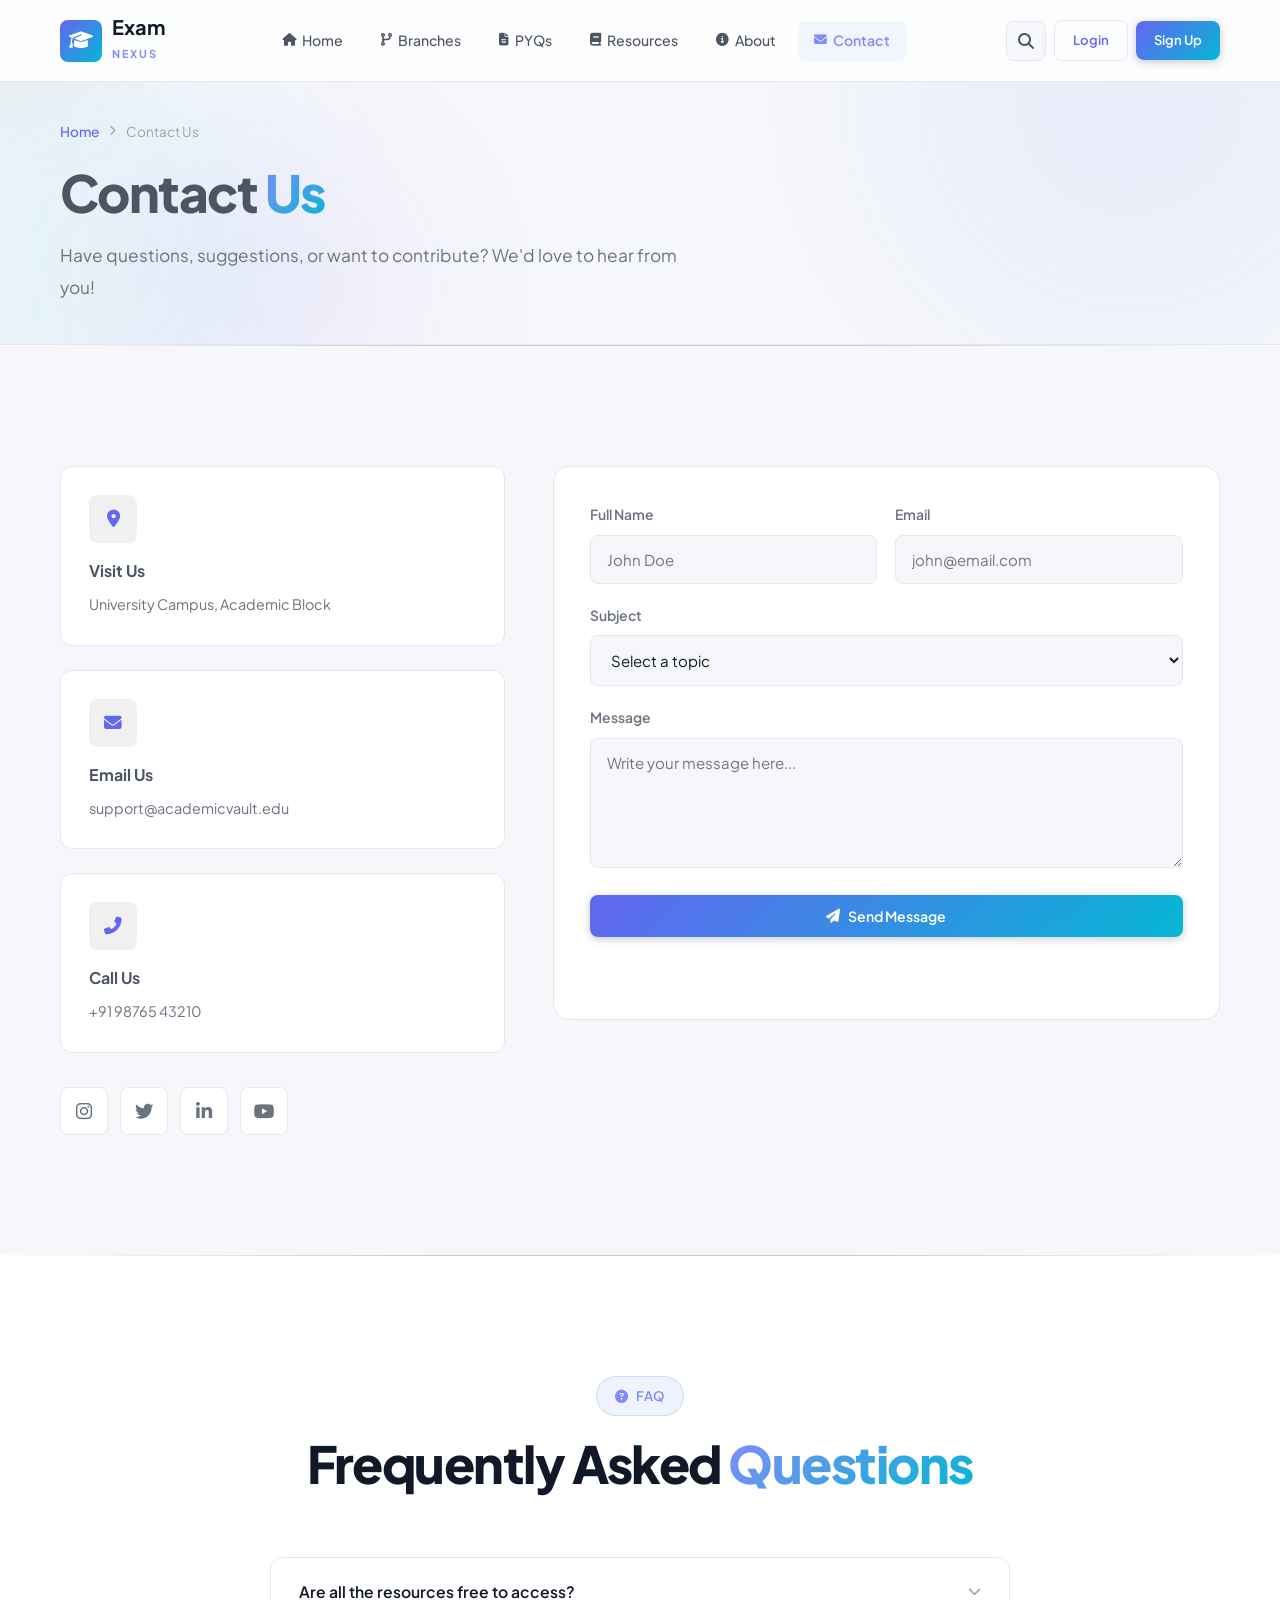
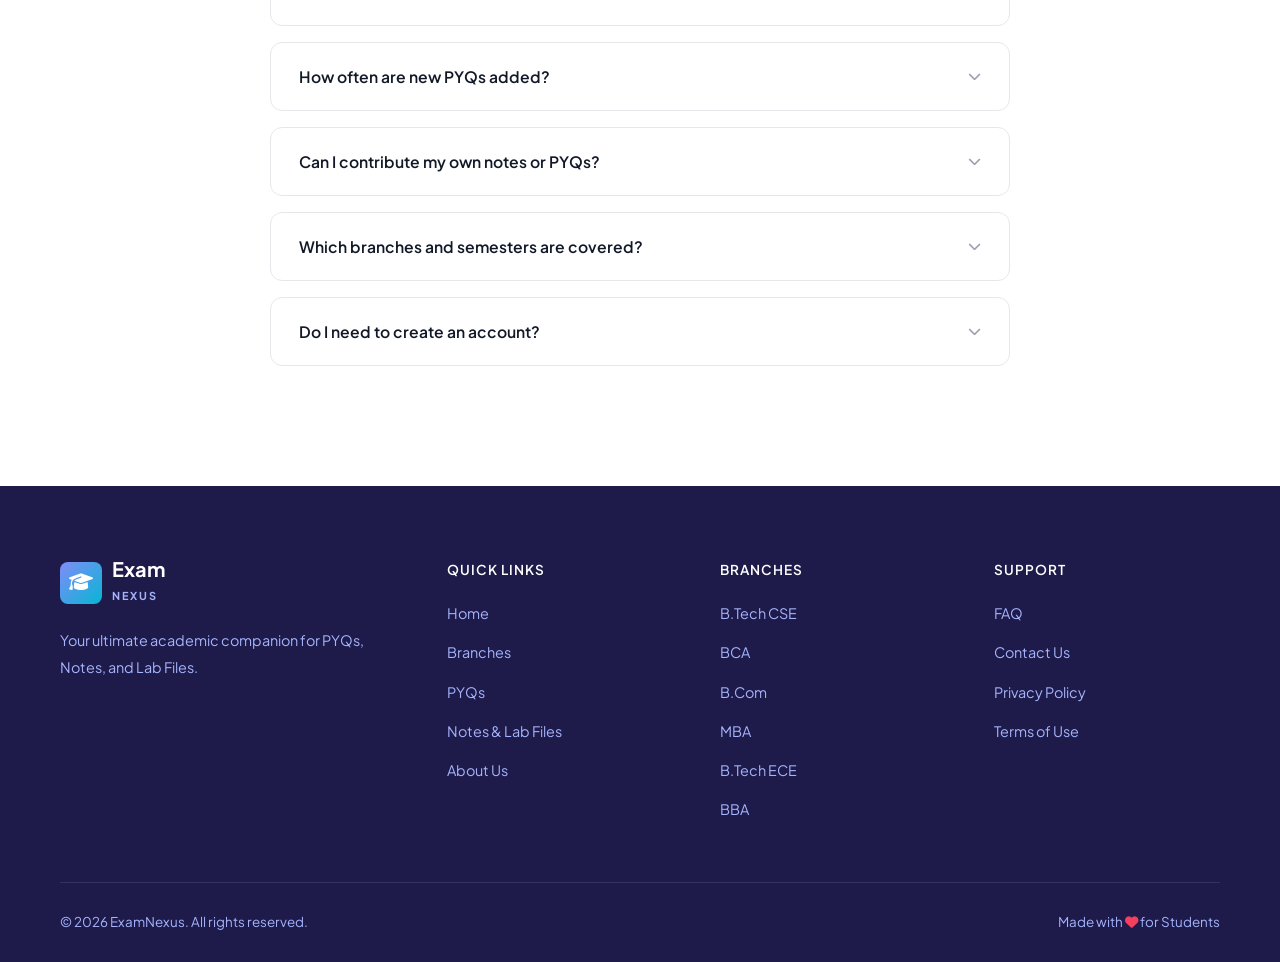
<file: contact.html>
<!DOCTYPE html>
<html lang="en">
<head>
    <meta charset="UTF-8">
    <meta name="viewport" content="width=device-width, initial-scale=1.0">
    <meta name="description" content="Contact ExamNexus — ask questions, suggest improvements, or contribute resources.">
    <title>Contact Us | ExamNexus</title>
    <link rel="preconnect" href="https://fonts.googleapis.com">
    <link rel="preconnect" href="https://fonts.gstatic.com" crossorigin>
    <link href="https://fonts.googleapis.com/css2?family=Plus+Jakarta+Sans:wght@300;400;500;600;700;800&family=Instrument+Serif:ital@0;1&family=JetBrains+Mono:wght@400;500&display=swap" rel="stylesheet">
    <link rel="stylesheet" href="https://cdnjs.cloudflare.com/ajax/libs/font-awesome/6.5.1/css/all.min.css">
    <link rel="stylesheet" href="style.css">
    <link rel="stylesheet" href="auth.css">
</head>
<body>
    <div id="preloader"><div class="loader"><div class="loader-ring"></div><div class="loader-ring"></div><div class="loader-ring"></div><span class="loader-text">ExamNexus</span></div></div>

    <nav class="navbar" id="navbar">
        <div class="nav-container">
            <a href="index.html" class="nav-logo"><div class="logo-icon"><i class="fas fa-graduation-cap"></i></div><div class="logo-text"><span class="logo-primary">Exam</span><span class="logo-secondary">Nexus</span></div></a>
            <ul class="nav-links" id="navLinks">
                <li><a href="index.html" class="nav-link" data-page="index"><i class="fas fa-home"></i> Home</a></li>
                <li><a href="branches.html" class="nav-link" data-page="branches"><i class="fas fa-code-branch"></i> Branches</a></li>
                <li><a href="pyqs.html" class="nav-link" data-page="pyqs"><i class="fas fa-file-alt"></i> PYQs</a></li>
                <li><a href="resources.html" class="nav-link" data-page="resources"><i class="fas fa-book"></i> Resources</a></li>
                <li><a href="about.html" class="nav-link" data-page="about"><i class="fas fa-info-circle"></i> About</a></li>
                <li><a href="contact.html" class="nav-link active" data-page="contact"><i class="fas fa-envelope"></i> Contact</a></li>
            </ul>
            <div class="nav-right">
                <button class="search-btn" id="searchToggle" aria-label="Search"><i class="fas fa-search"></i></button>
                <div id="navAuthArea"></div>
                <div class="hamburger" id="hamburger"><span></span><span></span><span></span></div>
            </div>
        </div>
        <div class="search-overlay" id="searchOverlay">
            <div class="search-container"><i class="fas fa-search search-icon"></i><input type="text" id="searchInput" placeholder="Search PYQs, Notes, Lab Files..." autocomplete="off"><button class="search-close" id="searchClose"><i class="fas fa-times"></i></button></div>
            <div class="search-results" id="searchResults"></div>
        </div>
    </nav>

    <section class="page-header">
        <div class="page-header-bg"><div class="floating-shapes"><div class="shape shape-1"></div><div class="shape shape-2"></div><div class="shape shape-3"></div></div></div>
        <div class="container">
            <div class="page-header-content">
                <div class="breadcrumb"><a href="index.html">Home</a><i class="fas fa-chevron-right"></i><span>Contact Us</span></div>
                <h1 class="page-title">Contact <span class="gradient-text">Us</span></h1>
                <p class="page-subtitle">Have questions, suggestions, or want to contribute? We'd love to hear from you!</p>
            </div>
        </div>
    </section>

    <section class="contact-section" id="contact">
        <div class="container">
            <div class="contact-wrapper">
                <div class="contact-info">
                    <div class="contact-info-card">
                        <div class="contact-icon"><i class="fas fa-map-marker-alt"></i></div>
                        <h4>Visit Us</h4>
                        <p>University Campus, Academic Block</p>
                    </div>
                    <div class="contact-info-card">
                        <div class="contact-icon"><i class="fas fa-envelope"></i></div>
                        <h4>Email Us</h4>
                        <p>support@academicvault.edu</p>
                    </div>
                    <div class="contact-info-card">
                        <div class="contact-icon"><i class="fas fa-phone-alt"></i></div>
                        <h4>Call Us</h4>
                        <p>+91 98765 43210</p>
                    </div>
                    <div class="social-links">
                        <a href="#" class="social-link" aria-label="Instagram"><i class="fab fa-instagram"></i></a>
                        <a href="#" class="social-link" aria-label="Twitter"><i class="fab fa-twitter"></i></a>
                        <a href="#" class="social-link" aria-label="LinkedIn"><i class="fab fa-linkedin-in"></i></a>
                        <a href="#" class="social-link" aria-label="YouTube"><i class="fab fa-youtube"></i></a>
                    </div>
                </div>
                <form class="contact-form" id="contactForm">
                    <div class="form-row">
                        <div class="form-group">
                            <label for="contactName">Full Name</label>
                            <input type="text" id="contactName" placeholder="John Doe" required>
                        </div>
                        <div class="form-group">
                            <label for="contactEmail">Email</label>
                            <input type="email" id="contactEmail" placeholder="john@email.com" required>
                        </div>
                    </div>
                    <div class="form-group">
                        <label for="contactSubject">Subject</label>
                        <select id="contactSubject" required>
                            <option value="">Select a topic</option>
                            <option value="general">General Inquiry</option>
                            <option value="contribute">Contribute Resources</option>
                            <option value="bug">Report an Issue</option>
                            <option value="suggestion">Suggestion</option>
                        </select>
                    </div>
                    <div class="form-group">
                        <label for="contactMessage">Message</label>
                        <textarea id="contactMessage" rows="5" placeholder="Write your message here..." required></textarea>
                    </div>
                    <button type="submit" class="btn btn-primary btn-full" id="submitContact">
                        <i class="fas fa-paper-plane"></i> Send Message
                    </button>
                    <div class="form-status" id="formStatus"></div>
                </form>
            </div>
        </div>
    </section>

    <section class="faq-section" id="faq">
        <div class="container">
            <div class="section-header">
                <span class="section-tag"><i class="fas fa-question-circle"></i> FAQ</span>
                <h2 class="section-title">Frequently Asked <span class="gradient-text">Questions</span></h2>
            </div>
            <div class="faq-list">
                <div class="faq-item">
                    <button class="faq-question" aria-expanded="false"><span>Are all the resources free to access?</span><i class="fas fa-chevron-down"></i></button>
                    <div class="faq-answer"><p>Yes! All PYQs, notes, and lab files on ExamNexus are completely free. We believe in open access to education for all students.</p></div>
                </div>
                <div class="faq-item">
                    <button class="faq-question" aria-expanded="false"><span>How often are new PYQs added?</span><i class="fas fa-chevron-down"></i></button>
                    <div class="faq-answer"><p>We update our collection after every examination cycle. Typically, new PYQs are added within 2-4 weeks after the exam results are declared.</p></div>
                </div>
                <div class="faq-item">
                    <button class="faq-question" aria-expanded="false"><span>Can I contribute my own notes or PYQs?</span><i class="fas fa-chevron-down"></i></button>
                    <div class="faq-answer"><p>Absolutely! We encourage student contributions. You can submit your resources through the Contact section, and our team will review and publish verified content.</p></div>
                </div>
                <div class="faq-item">
                    <button class="faq-question" aria-expanded="false"><span>Which branches and semesters are covered?</span><i class="fas fa-chevron-down"></i></button>
                    <div class="faq-answer"><p>We currently cover B.Tech CSE (8 semesters), BCA (8 semesters), B.Com (6 semesters), MBA (4 semesters), B.Tech ECE (8 semesters), and BBA (6 semesters). We're continuously expanding our library.</p></div>
                </div>
                <div class="faq-item">
                    <button class="faq-question" aria-expanded="false"><span>Do I need to create an account?</span><i class="fas fa-chevron-down"></i></button>
                    <div class="faq-answer"><p>No account is needed to browse and download resources. However, creating an account allows you to bookmark resources and receive notifications for new uploads.</p></div>
                </div>
            </div>
        </div>
    </section>

    <footer class="footer">
        <div class="container">
            <div class="footer-grid">
                <div class="footer-brand"><a href="index.html" class="nav-logo"><div class="logo-icon"><i class="fas fa-graduation-cap"></i></div><div class="logo-text"><span class="logo-primary">Exam</span><span class="logo-secondary">Nexus</span></div></a><p>Your ultimate academic companion for PYQs, Notes, and Lab Files.</p></div>
                <div class="footer-links"><h4>Quick Links</h4><ul><li><a href="index.html">Home</a></li><li><a href="branches.html">Branches</a></li><li><a href="pyqs.html">PYQs</a></li><li><a href="resources.html">Notes & Lab Files</a></li><li><a href="about.html">About Us</a></li></ul></div>
                <div class="footer-links"><h4>Branches</h4><ul><li><a href="pyqs.html?branch=btechcse">B.Tech CSE</a></li><li><a href="pyqs.html?branch=bca">BCA</a></li><li><a href="pyqs.html?branch=bcom">B.Com</a></li><li><a href="pyqs.html?branch=mba">MBA</a></li><li><a href="pyqs.html?branch=btechece">B.Tech ECE</a></li><li><a href="pyqs.html?branch=bba">BBA</a></li></ul></div>
                <div class="footer-links"><h4>Support</h4><ul><li><a href="contact.html#faq">FAQ</a></li><li><a href="contact.html">Contact Us</a></li><li><a href="#">Privacy Policy</a></li><li><a href="#">Terms of Use</a></li></ul></div>
            </div>
            <div class="footer-bottom"><p>&copy; 2026 ExamNexus. All rights reserved.</p><p>Made with <i class="fas fa-heart" style="color: #F43F5E;"></i> for Students</p></div>
        </div>
    </footer>

    <button class="back-to-top" id="backToTop" aria-label="Back to top"><i class="fas fa-chevron-up"></i></button>
    <div class="toast-container" id="toastContainer"></div>
    <script src="script.js"></script>
    <script src="auth.js"></script>
</body>
</html>
</file>
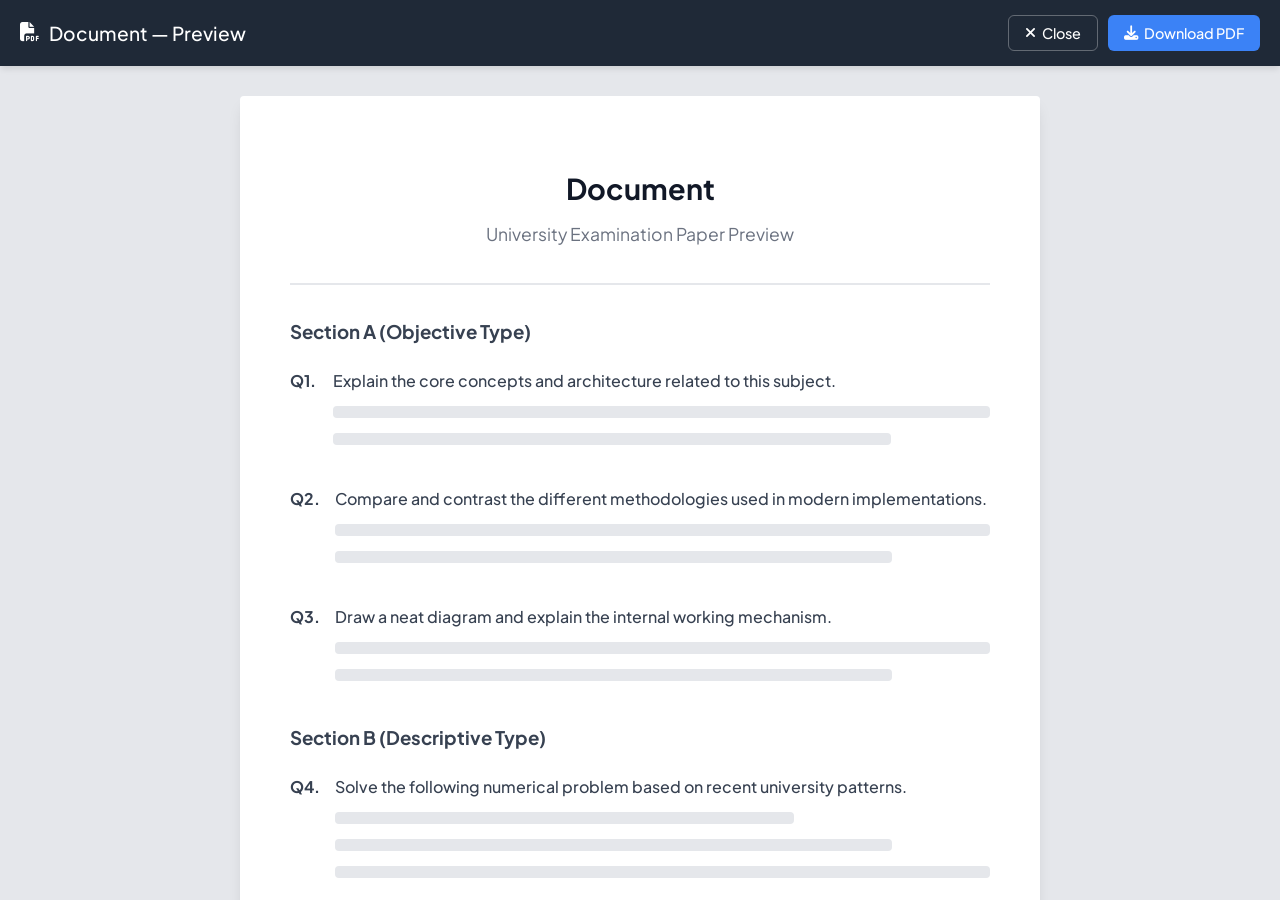
<file: preview.html>
<!DOCTYPE html>
<html lang="en">
<head>
    <meta charset="UTF-8">
    <meta name="viewport" content="width=device-width, initial-scale=1.0">
    <title>Document Viewer | ExamNexus</title>
    <link href="https://fonts.googleapis.com/css2?family=Plus+Jakarta+Sans:wght@400;500;600;700&display=swap" rel="stylesheet">
    <link rel="stylesheet" href="https://cdnjs.cloudflare.com/ajax/libs/font-awesome/6.5.1/css/all.min.css">
    <style>
        body { font-family: 'Plus Jakarta Sans', sans-serif; margin: 0; background: #e5e7eb; display: flex; flex-direction: column; height: 100vh; }
        .viewer-header { background: #1f2937; color: white; padding: 15px 20px; display: flex; justify-content: space-between; align-items: center; box-shadow: 0 4px 6px -1px rgba(0,0,0,0.1); }
        .viewer-header h1 { font-size: 1.2rem; margin: 0; font-weight: 500; display: flex; align-items: center; gap: 10px; }
        .viewer-actions { display: flex; gap: 10px; }
        .btn { padding: 8px 16px; border-radius: 6px; border: none; cursor: pointer; font-family: inherit; font-size: 0.9rem; font-weight: 500; display: inline-flex; align-items: center; gap: 6px; transition: all 0.2s; }
        .btn-primary { background: #3b82f6; color: white; }
        .btn-primary:hover { background: #2563eb; }
        .btn-outline { background: transparent; color: white; border: 1px solid rgba(255,255,255,0.3); }
        .btn-outline:hover { background: rgba(255,255,255,0.1); }
        .viewer-body { flex: 1; display: flex; justify-content: center; align-items: flex-start; padding: 30px; overflow-y: auto; position: relative; }
        .mock-pdf { background: white; width: 100%; max-width: 800px; min-height: 1000px; box-shadow: 0 10px 15px -3px rgba(0,0,0,0.1), 0 4px 6px -2px rgba(0,0,0,0.05); padding: 50px; border-radius: 4px; box-sizing: border-box; position: relative; z-index: 1;}
        .mock-header { text-align: center; border-bottom: 2px solid #e5e7eb; padding-bottom: 20px; margin-bottom: 30px; }
        .mock-title { font-size: 1.8rem; color: #111827; margin-bottom: 10px; }
        .mock-subtitle { font-size: 1.1rem; color: #6b7280; }
        .mock-content { line-height: 1.8; color: #374151; }
        .skeleton-line { height: 12px; background: #e5e7eb; border-radius: 4px; margin-bottom: 15px; }
        .skeleton-line.short { width: 70%; }
        .skeleton-line.medium { width: 85%; }
        .question-block { margin-top: 30px; }
        .question { display: flex; gap: 15px; margin-bottom: 25px; }
        .q-num { font-weight: bold; width: 30px; }
        .watermark { position: fixed; top: 50%; left: 50%; transform: translate(-50%, -50%) rotate(-45deg); font-size: 8rem; color: rgba(0,0,0,0.04); font-weight: 800; pointer-events: none; user-select: none; z-index: 0;}
    </style>
</head>
<body>
    <div class="viewer-header">
        <h1 id="docTitle"><i class="fas fa-file-pdf"></i> Document Viewer</h1>
        <div class="viewer-actions">
            <button class="btn btn-outline" onclick="window.close()"><i class="fas fa-times"></i> Close</button>
            <button class="btn btn-primary" id="downloadBtn"><i class="fas fa-download"></i> Download PDF</button>
        </div>
    </div>
    <div class="viewer-body">
        <div class="watermark">ExamNexus</div>
        <div class="mock-pdf">
            <div class="mock-header">
                <h2 class="mock-title" id="pageDocTitle">Loading...</h2>
                <p class="mock-subtitle" id="pageDocSubtitle">Document Preview</p>
            </div>
            <div class="mock-content" id="mockContent">
                <!-- Generating mock questions -->
            </div>
        </div>
    </div>
    <script>
        const urlParams = new URLSearchParams(window.location.search);
        const fileName = urlParams.get('file') || 'Document';
        const type = urlParams.get('type') || 'pyq';
        
        document.getElementById('docTitle').innerHTML = '<i class="fas fa-file-pdf"></i> ' + fileName + ' — Preview';
        document.getElementById('pageDocTitle').innerText = fileName;
        
        // Try to get data from localStorage
        const previewData = JSON.parse(localStorage.getItem('en_preview_data') || '{}');
        const mockContent = document.getElementById('mockContent');
        const subTitle = document.getElementById('pageDocSubtitle');

        let contentHtml = '';
        
        if (previewData.description) {
            contentHtml += `<div style="background:#f8fafc; padding:20px; border-radius:10px; margin-bottom:30px; border-left:4px solid #3b82f6;">`;
            contentHtml += `<h4 style="margin-top:0; color:#1e293b;">Contributor's Note:</h4>`;
            contentHtml += `<p style="margin-bottom:0; font-style:italic;">${previewData.description}</p>`;
            contentHtml += `</div>`;
        }

        // Check if an actual file (like an image) was uploaded
        if (previewData.fileData && previewData.fileData.startsWith('data:image/')) {
            contentHtml += `<div style="text-align:center; margin-top:20px;">`;
            contentHtml += `<p style="color:#64748b; font-size:0.9rem; margin-bottom:15px;"><i class="fas fa-image"></i> Image Preview (${previewData.fileName})</p>`;
            contentHtml += `<img src="${previewData.fileData}" style="max-width:100%; border-radius:8px; box-shadow:0 4px 12px rgba(0,0,0,0.1); border:1px solid #e2e8f0;" alt="Uploaded Resource">`;
            contentHtml += `</div>`;
        } else if (type === 'pyq') {
            subTitle.innerText = 'University Examination Paper Preview';
            const questions = previewData.questions || [
                "Explain the core concepts and architecture related to this subject.",
                "Compare and contrast the different methodologies used in modern implementations.",
                "Draw a neat diagram and explain the internal working mechanism.",
                "Solve the following numerical problem based on recent university patterns.",
                "Discuss the future scope and recent advancements in this field."
            ];

            contentHtml += '<h3>Section A (Objective Type)</h3>';
            questions.slice(0, 3).forEach((q, i) => {
                contentHtml += `<div class="question"><div class="q-num">Q${i+1}.</div><div style="width: 100%;"><p style="margin:0 0 10px 0; font-weight: 500;">${q}</p><div class="skeleton-line"></div><div class="skeleton-line medium"></div></div></div>`;
            });

            contentHtml += '<h3>Section B (Descriptive Type)</h3>';
            questions.slice(3).forEach((q, i) => {
                contentHtml += `<div class="question"><div class="q-num">Q${i+4}.</div><div style="width: 100%;"><p style="margin:0 0 10px 0; font-weight: 500;">${q}</p><div class="skeleton-line short"></div><div class="skeleton-line medium"></div><div class="skeleton-line"></div></div></div>`;
            });
        } else {
            subTitle.innerText = type === 'labfiles' || type === 'lab' ? 'Lab Manual / Practical Guide' : 'Study Material / Notes Preview';
            const topics = previewData.topics || [
                "Fundamental principles and theoretical background.",
                "Detailed analysis of key algorithms and structures.",
                "Case studies and real-world application scenarios.",
                "Comprehensive summary of the entire syllabus."
            ];

            topics.forEach((topic, i) => {
                contentHtml += `<h3>${i+1}. ${topic}</h3>`;
                contentHtml += `<div class="skeleton-line"></div><div class="skeleton-line"></div><div class="skeleton-line medium"></div><div class="skeleton-line short"></div><br>`;
            });
            
            contentHtml += '<h3>Summary</h3>';
            contentHtml += `<div class="skeleton-line"></div><div class="skeleton-line medium"></div><br>`;
        }
        
        mockContent.innerHTML = contentHtml;

        document.getElementById('downloadBtn').addEventListener('click', () => {
            // Record download if Auth is available
            if (window.opener && window.opener.Auth) {
                window.opener.Auth.recordDownload();
            }

            if (previewData && previewData.fileData) {
                // If it's a stored file (Base64), download the actual file
                const a = document.createElement('a');
                a.href = previewData.fileData;
                a.download = previewData.fileName || `${fileName.replace(/\s+/g, '_')}`;
                a.click();
                return;
            }

            if (previewData && previewData.id) {
                // Generate simple download summary
                let content = `EXAMNEXUS - PREVIEW DOWNLOAD\n==============================\n\nTitle: ${fileName}\nType: ${type.toUpperCase()}\n\n`;
                if (previewData.questions) {
                    content += "QUESTIONS:\n";
                    previewData.questions.forEach((q, i) => content += `${i+1}. ${q}\n`);
                } else if (previewData.topics) {
                    content += "TOPICS:\n";
                    previewData.topics.forEach((t, i) => content += `- ${t}\n`);
                }
                const blob = new Blob([content], { type: 'text/plain' });
                const url = window.URL.createObjectURL(blob);
                const a = document.createElement('a');
                a.href = url;
                a.download = `${fileName.replace(/\s+/g, '_')}_Preview.txt`;
                a.click();
            } else {
                alert('Download started for ' + fileName);
            }
        });
    </script>
</body>
</html>
</file>
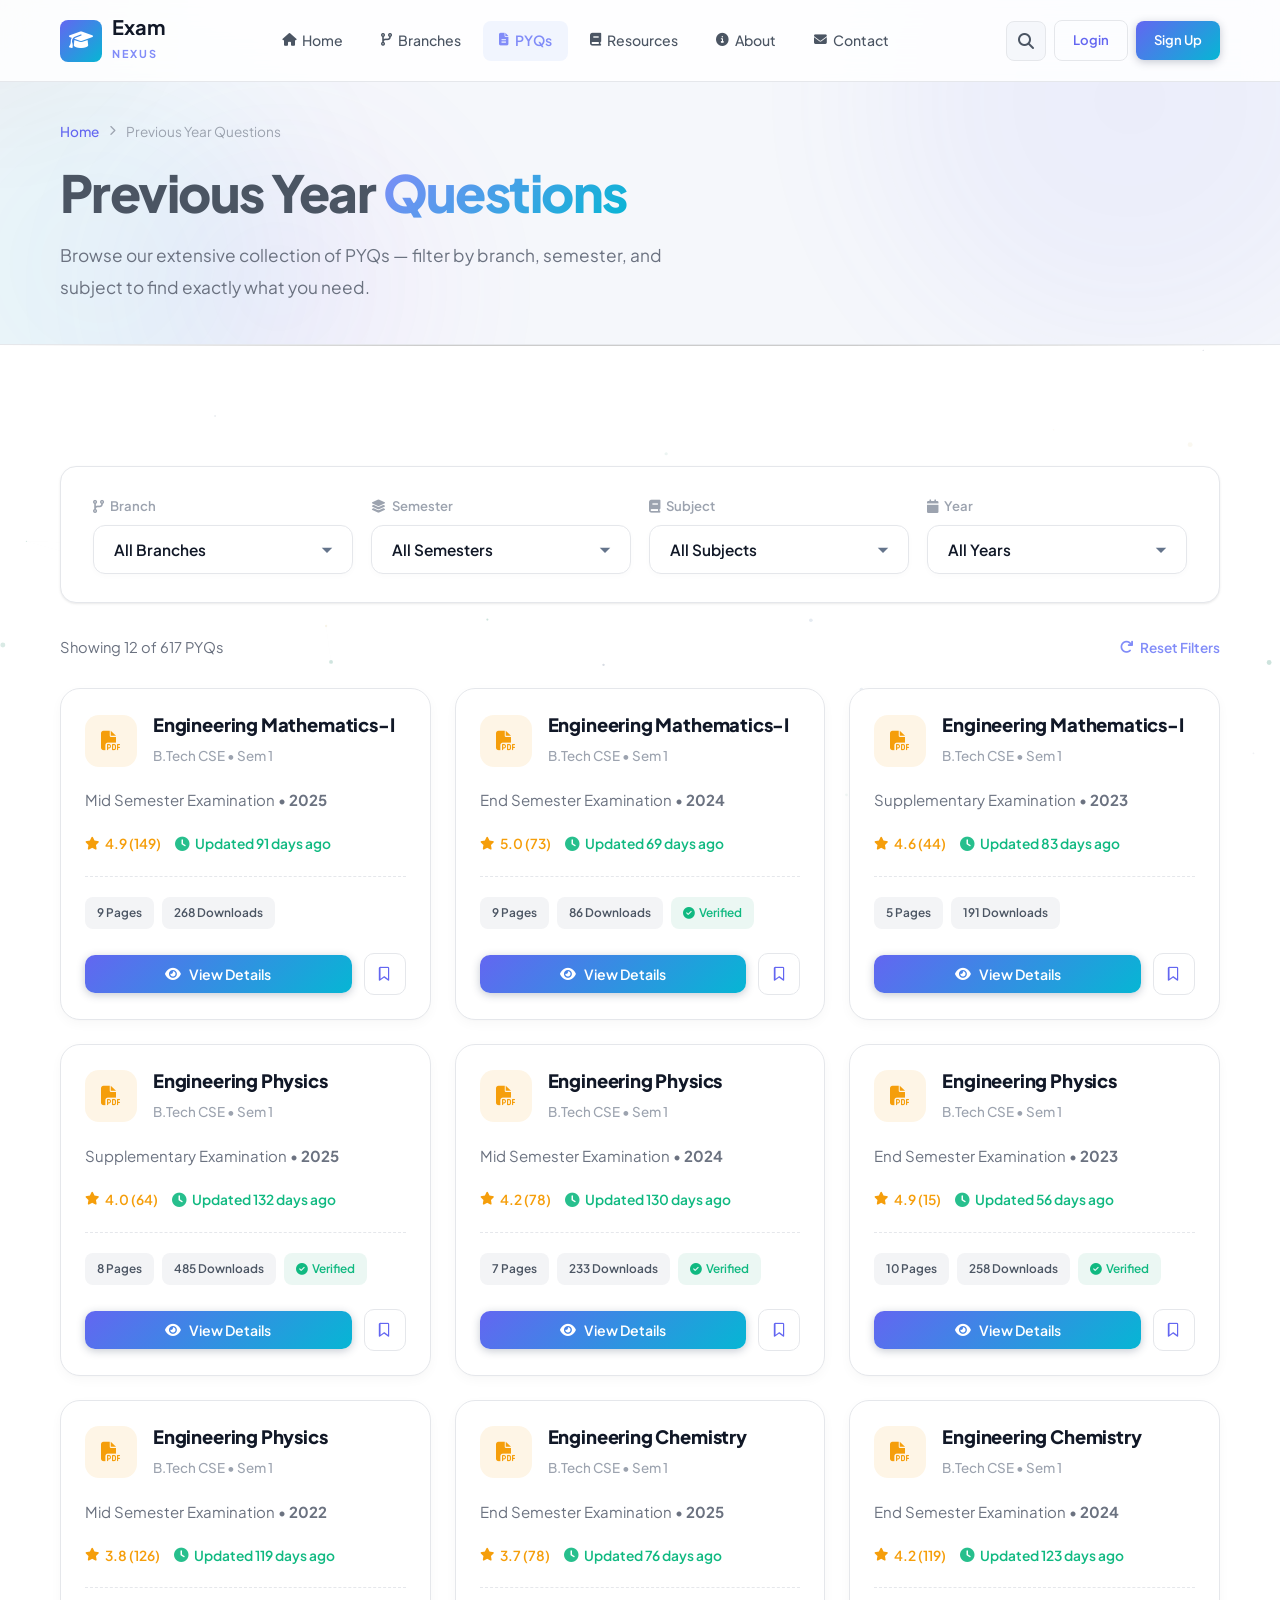
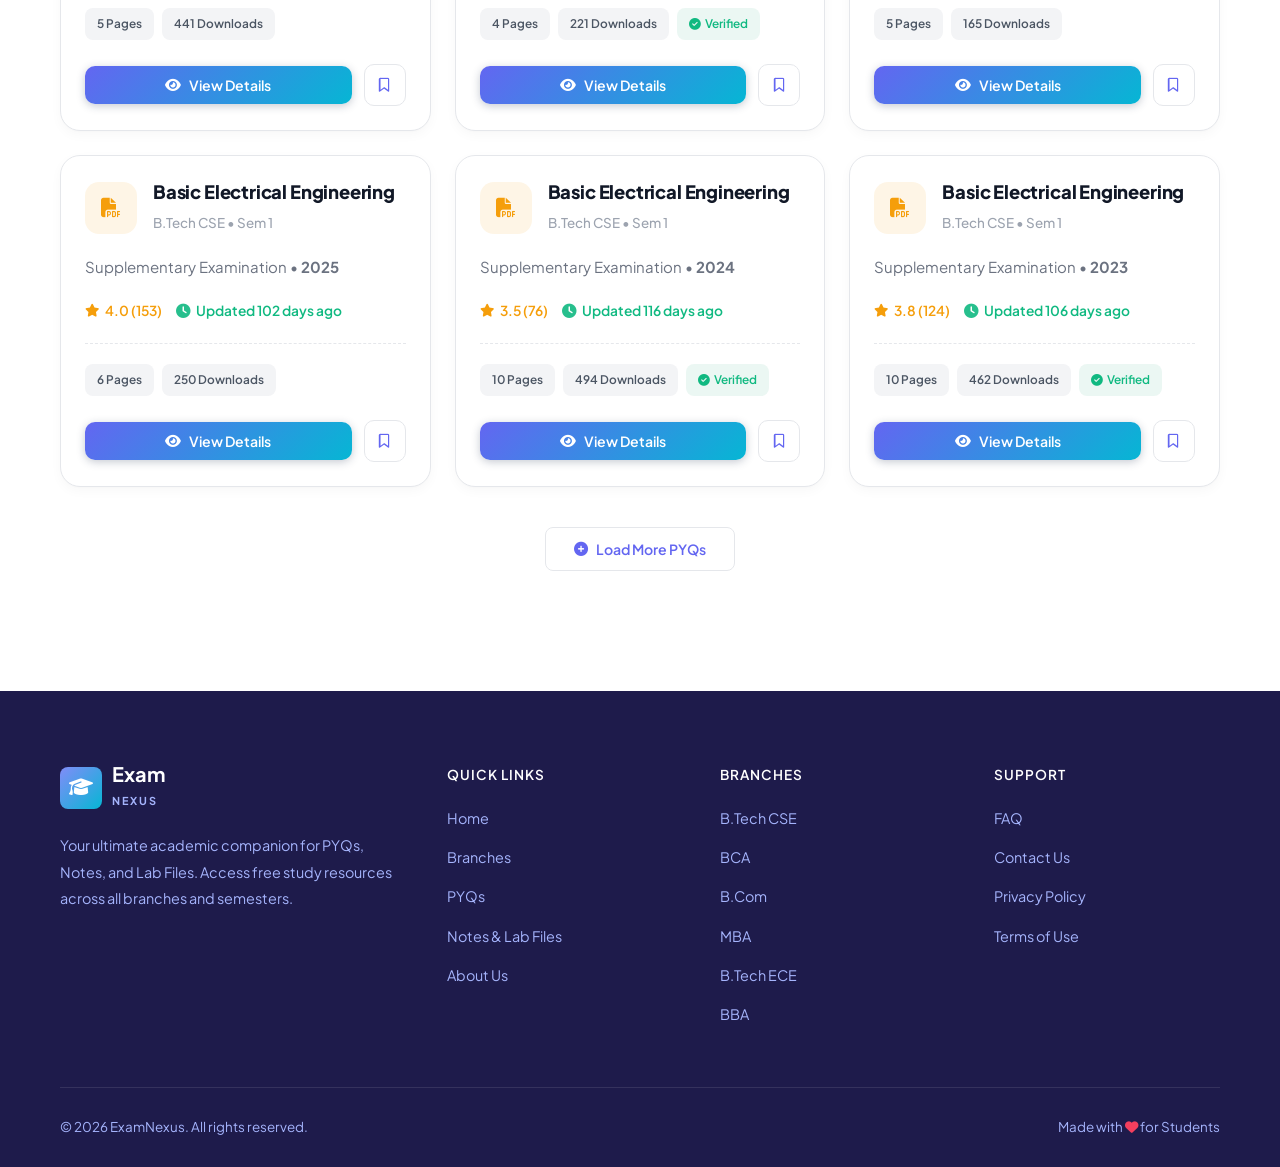
<file: pyqs.html>
<!DOCTYPE html>
<html lang="en">
<head>
    <meta charset="UTF-8">
    <meta name="viewport" content="width=device-width, initial-scale=1.0">
    <meta name="description" content="Browse Previous Year Question Papers (PYQs) for BCA, BBA, B.Com, and B.Tech. Filter by branch, semester, subject, and year.">
    <meta name="keywords" content="PYQ, Previous Year Questions, University Exams, BCA PYQ, BBA PYQ, B.Com PYQ, B.Tech PYQ">
    <title>Previous Year Questions | ExamNexus</title>
    <link rel="preconnect" href="https://fonts.googleapis.com">
    <link rel="preconnect" href="https://fonts.gstatic.com" crossorigin>
    <link href="https://fonts.googleapis.com/css2?family=Plus+Jakarta+Sans:wght@300;400;500;600;700;800&family=Instrument+Serif:ital@0;1&family=JetBrains+Mono:wght@400;500&display=swap" rel="stylesheet">
    <link rel="stylesheet" href="https://cdnjs.cloudflare.com/ajax/libs/font-awesome/6.5.1/css/all.min.css">
    <link rel="stylesheet" href="style.css">
    <link rel="stylesheet" href="auth.css">
</head>
<body>

    <!-- ===== PRELOADER ===== -->
    <div id="preloader">
        <div class="loader">
            <div class="loader-ring"></div>
            <div class="loader-ring"></div>
            <div class="loader-ring"></div>
            <span class="loader-text">ExamNexus</span>
        </div>
    </div>

    <!-- ===== NAVBAR ===== -->
    <nav class="navbar" id="navbar">
        <div class="nav-container">
            <a href="index.html" class="nav-logo">
                <div class="logo-icon">
                    <i class="fas fa-graduation-cap"></i>
                </div>
                <div class="logo-text">
                    <span class="logo-primary">Exam</span>
                    <span class="logo-secondary">Nexus</span>
                </div>
            </a>
            <ul class="nav-links" id="navLinks">
                <li><a href="index.html" class="nav-link" data-page="index"><i class="fas fa-home"></i> Home</a></li>
                <li><a href="branches.html" class="nav-link" data-page="branches"><i class="fas fa-code-branch"></i> Branches</a></li>
                <li><a href="pyqs.html" class="nav-link active" data-page="pyqs"><i class="fas fa-file-alt"></i> PYQs</a></li>
                <li><a href="resources.html" class="nav-link" data-page="resources"><i class="fas fa-book"></i> Resources</a></li>
                <li><a href="about.html" class="nav-link" data-page="about"><i class="fas fa-info-circle"></i> About</a></li>
                <li><a href="contact.html" class="nav-link" data-page="contact"><i class="fas fa-envelope"></i> Contact</a></li>
            </ul>
            <div class="nav-right">
                <button class="search-btn" id="searchToggle" aria-label="Search">
                    <i class="fas fa-search"></i>
                </button>
                <div id="navAuthArea"></div>
                <div class="hamburger" id="hamburger">
                    <span></span>
                    <span></span>
                    <span></span>
                </div>
            </div>
        </div>
        <!-- Search Overlay -->
        <div class="search-overlay" id="searchOverlay">
            <div class="search-container">
                <i class="fas fa-search search-icon"></i>
                <input type="text" id="searchInput" placeholder="Search PYQs, Notes, Lab Files..." autocomplete="off">
                <button class="search-close" id="searchClose"><i class="fas fa-times"></i></button>
            </div>
            <div class="search-results" id="searchResults"></div>
        </div>
    </nav>

    <!-- ===== PAGE HEADER ===== -->
    <section class="page-header">
        <div class="page-header-bg">
            <div class="floating-shapes">
                <div class="shape shape-1"></div>
                <div class="shape shape-2"></div>
                <div class="shape shape-3"></div>
            </div>
        </div>
        <div class="container">
            <div class="page-header-content">
                <div class="breadcrumb">
                    <a href="index.html">Home</a>
                    <i class="fas fa-chevron-right"></i>
                    <span>Previous Year Questions</span>
                </div>
                <h1 class="page-title">Previous Year <span class="gradient-text">Questions</span></h1>
                <p class="page-subtitle">Browse our extensive collection of PYQs — filter by branch, semester, and subject to find exactly what you need.</p>
            </div>
        </div>
    </section>

    <!-- ===== PYQ SECTION ===== -->
    <section class="pyqs-section" id="pyqs">
        <div class="container">
            <!-- PYQ Filters -->
            <div class="pyq-filters">
                <div class="filter-group">
                    <label for="branchFilter"><i class="fas fa-code-branch"></i> Branch</label>
                    <select id="branchFilter" class="filter-select">
                        <option value="all">All Branches</option>
                        <option value="btechcse">B.Tech CSE</option>
                        <option value="bca">BCA</option>
                        <option value="bcom">B.Com</option>
                        <option value="mba">MBA</option>
                        <option value="btechece">B.Tech ECE</option>
                        <option value="bba">BBA</option>
                    </select>
                </div>
                <div class="filter-group">
                    <label for="semesterFilter"><i class="fas fa-layer-group"></i> Semester</label>
                    <select id="semesterFilter" class="filter-select">
                        <option value="all">All Semesters</option>
                    </select>
                </div>
                <div class="filter-group">
                    <label for="subjectFilter"><i class="fas fa-book"></i> Subject</label>
                    <select id="subjectFilter" class="filter-select">
                        <option value="all">All Subjects</option>
                    </select>
                </div>
                <div class="filter-group">
                    <label for="yearFilter"><i class="fas fa-calendar"></i> Year</label>
                    <select id="yearFilter" class="filter-select">
                        <option value="all">All Years</option>
                        <option value="2025">2025</option>
                        <option value="2024">2024</option>
                        <option value="2023">2023</option>
                        <option value="2022">2022</option>
                        <option value="2021">2021</option>
                    </select>
                </div>
            </div>

            <!-- PYQ Results Count -->
            <div class="pyq-results-info">
                <span id="resultsCount">Showing all PYQs</span>
                <button class="btn-text" id="resetFilters"><i class="fas fa-redo"></i> Reset Filters</button>
            </div>

            <!-- PYQ Cards Grid -->
            <div class="pyq-grid" id="pyqGrid">
                <!-- Dynamically populated by JS -->
            </div>

            <!-- Load More -->
            <div class="load-more-container" id="loadMoreContainer">
                <button class="btn btn-outline" id="loadMoreBtn">
                    <i class="fas fa-plus-circle"></i> Load More PYQs
                </button>
            </div>
        </div>
    </section>

    <!-- ===== PYQ DETAIL MODAL ===== -->
    <div class="modal-overlay" id="pyqModal">
        <div class="modal">
            <div class="modal-header">
                <h3 id="modalTitle">PYQ Details</h3>
                <button class="modal-close" id="modalClose"><i class="fas fa-times"></i></button>
            </div>
            <div class="modal-body" id="modalBody">
                <!-- Dynamically populated -->
            </div>
            <div class="modal-footer">
                <button class="btn btn-outline" id="modalViewPDF"><i class="fas fa-eye"></i> View Paper</button>
                <button class="btn btn-outline" id="modalDownload"><i class="fas fa-download"></i> Download PDF</button>
                <button class="btn btn-primary" id="modalBookmark"><i class="far fa-bookmark"></i> Bookmark</button>
            </div>
        </div>
    </div>

    <!-- ===== FOOTER ===== -->
    <footer class="footer">
        <div class="container">
            <div class="footer-grid">
                <div class="footer-brand">
                    <a href="index.html" class="nav-logo">
                        <div class="logo-icon"><i class="fas fa-graduation-cap"></i></div>
                        <div class="logo-text">
                            <span class="logo-primary">Exam</span>
                            <span class="logo-secondary">Nexus</span>
                        </div>
                    </a>
                    <p>Your ultimate academic companion for PYQs, Notes, and Lab Files. Access free study resources across all branches and semesters.</p>
                </div>
                <div class="footer-links">
                    <h4>Quick Links</h4>
                    <ul>
                        <li><a href="index.html">Home</a></li>
                        <li><a href="branches.html">Branches</a></li>
                        <li><a href="pyqs.html">PYQs</a></li>
                        <li><a href="resources.html">Notes & Lab Files</a></li>
                        <li><a href="about.html">About Us</a></li>
                    </ul>
                </div>
                <div class="footer-links">
                    <h4>Branches</h4>
                    <ul>
                        <li><a href="pyqs.html?branch=btechcse">B.Tech CSE</a></li>
                        <li><a href="pyqs.html?branch=bca">BCA</a></li>
                        <li><a href="pyqs.html?branch=bcom">B.Com</a></li>
                        <li><a href="pyqs.html?branch=mba">MBA</a></li>
                        <li><a href="pyqs.html?branch=btechece">B.Tech ECE</a></li>
                        <li><a href="pyqs.html?branch=bba">BBA</a></li>
                    </ul>
                </div>
                <div class="footer-links">
                    <h4>Support</h4>
                    <ul>
                        <li><a href="contact.html#faq">FAQ</a></li>
                        <li><a href="contact.html">Contact Us</a></li>
                        <li><a href="#">Privacy Policy</a></li>
                        <li><a href="#">Terms of Use</a></li>
                    </ul>
                </div>
            </div>
            <div class="footer-bottom">
                <p>&copy; 2026 ExamNexus. All rights reserved.</p>
                <p>Made with <i class="fas fa-heart" style="color: #F43F5E;"></i> for Students</p>
            </div>
        </div>
    </footer>

    <!-- ===== BACK TO TOP ===== -->
    <button class="back-to-top" id="backToTop" aria-label="Back to top">
        <i class="fas fa-chevron-up"></i>
    </button>

    <!-- ===== TOAST NOTIFICATION ===== -->
    <div class="toast-container" id="toastContainer"></div>

    <script src="script.js"></script>
    <script src="auth.js"></script>
</body>
</html>
</file>
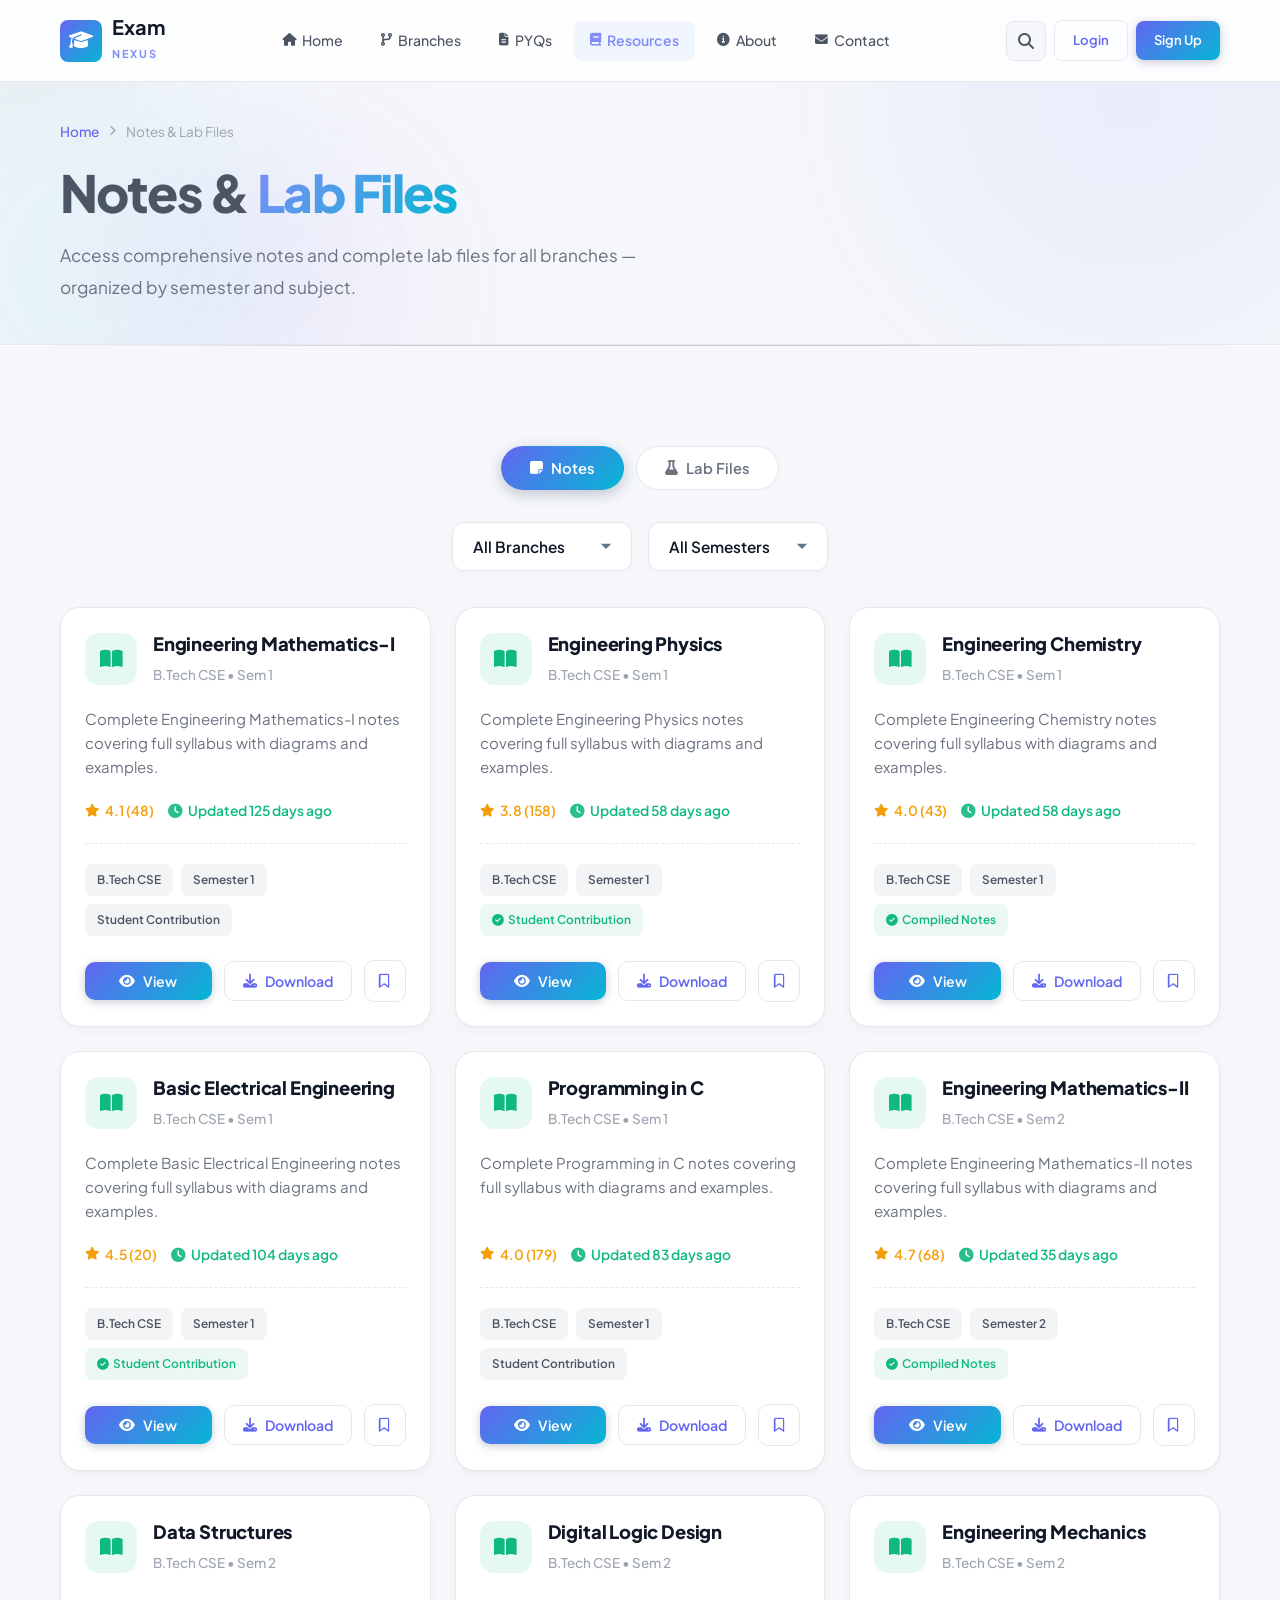
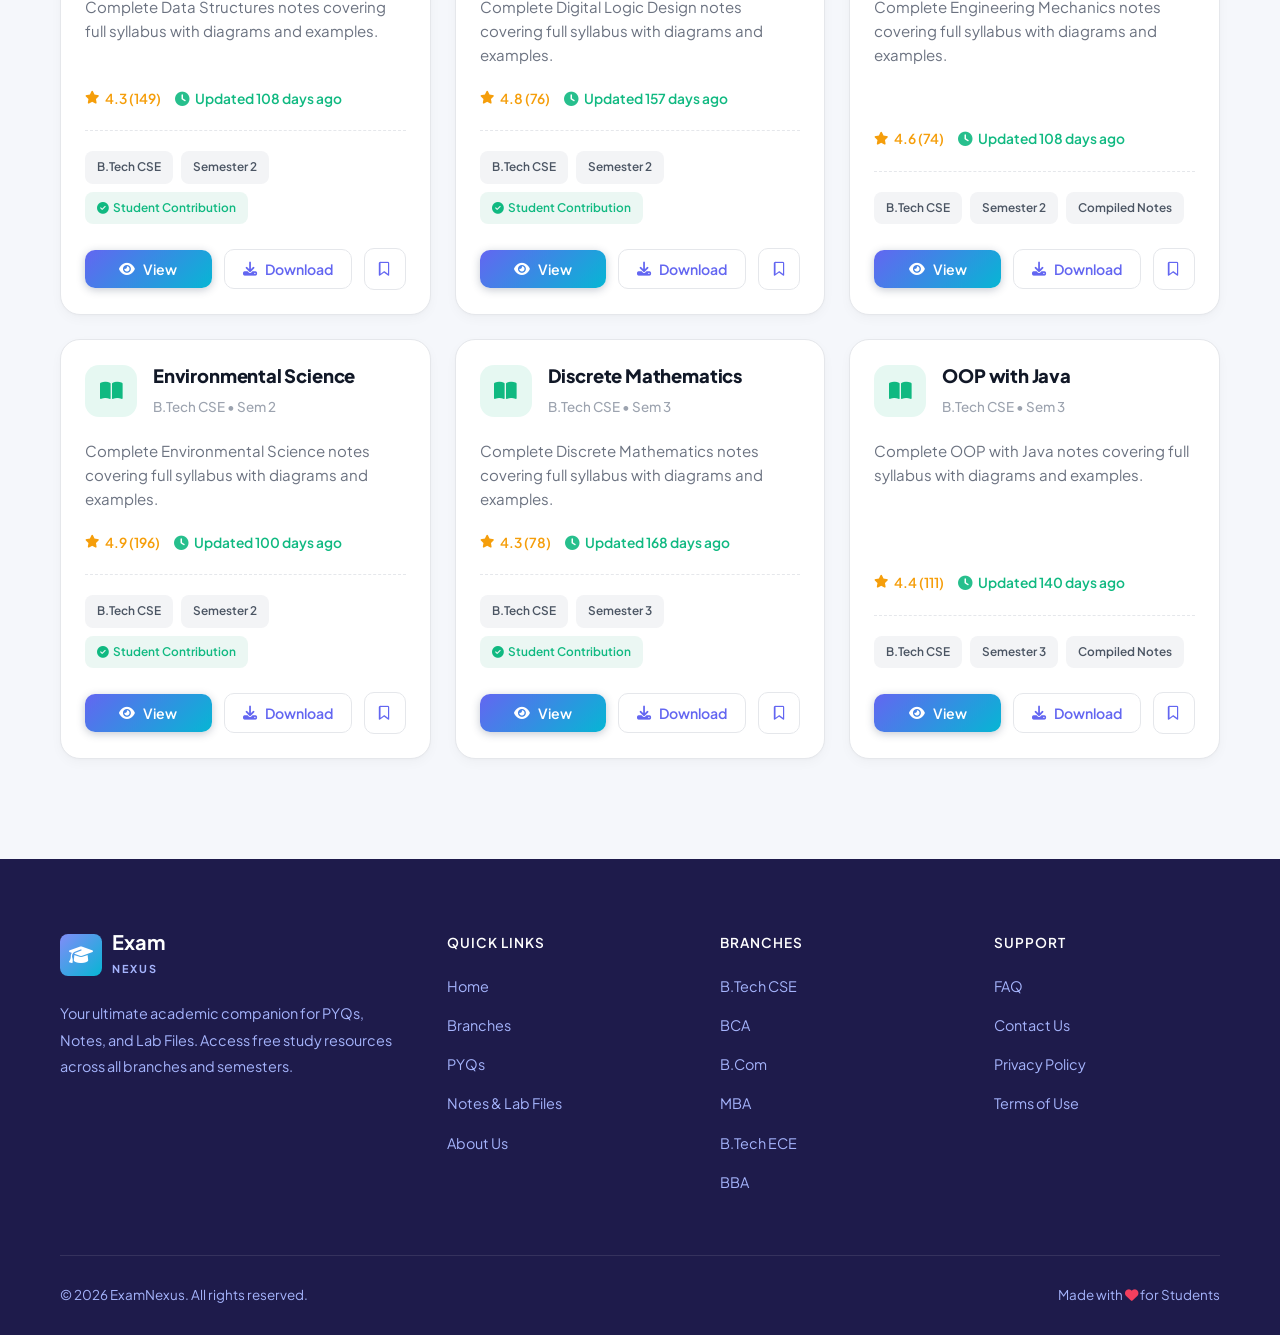
<file: resources.html>
<!DOCTYPE html>
<html lang="en">
<head>
    <meta charset="UTF-8">
    <meta name="viewport" content="width=device-width, initial-scale=1.0">
    <meta name="description" content="Access comprehensive notes and complete lab files for BCA, BBA, B.Com, and B.Tech — organized by semester and subject.">
    <meta name="keywords" content="University Notes, Lab Files, Study Materials, BCA Notes, BBA Notes, B.Com Notes, B.Tech Notes">
    <title>Notes & Lab Files | ExamNexus</title>
    <link rel="preconnect" href="https://fonts.googleapis.com">
    <link rel="preconnect" href="https://fonts.gstatic.com" crossorigin>
    <link href="https://fonts.googleapis.com/css2?family=Plus+Jakarta+Sans:wght@300;400;500;600;700;800&family=Instrument+Serif:ital@0;1&family=JetBrains+Mono:wght@400;500&display=swap" rel="stylesheet">
    <link rel="stylesheet" href="https://cdnjs.cloudflare.com/ajax/libs/font-awesome/6.5.1/css/all.min.css">
    <link rel="stylesheet" href="style.css">
    <link rel="stylesheet" href="auth.css">
</head>
<body>

    <!-- ===== PRELOADER ===== -->
    <div id="preloader">
        <div class="loader">
            <div class="loader-ring"></div>
            <div class="loader-ring"></div>
            <div class="loader-ring"></div>
            <span class="loader-text">ExamNexus</span>
        </div>
    </div>

    <!-- ===== NAVBAR ===== -->
    <nav class="navbar" id="navbar">
        <div class="nav-container">
            <a href="index.html" class="nav-logo">
                <div class="logo-icon">
                    <i class="fas fa-graduation-cap"></i>
                </div>
                <div class="logo-text">
                    <span class="logo-primary">Exam</span>
                    <span class="logo-secondary">Nexus</span>
                </div>
            </a>
            <ul class="nav-links" id="navLinks">
                <li><a href="index.html" class="nav-link" data-page="index"><i class="fas fa-home"></i> Home</a></li>
                <li><a href="branches.html" class="nav-link" data-page="branches"><i class="fas fa-code-branch"></i> Branches</a></li>
                <li><a href="pyqs.html" class="nav-link" data-page="pyqs"><i class="fas fa-file-alt"></i> PYQs</a></li>
                <li><a href="resources.html" class="nav-link active" data-page="resources"><i class="fas fa-book"></i> Resources</a></li>
                <li><a href="about.html" class="nav-link" data-page="about"><i class="fas fa-info-circle"></i> About</a></li>
                <li><a href="contact.html" class="nav-link" data-page="contact"><i class="fas fa-envelope"></i> Contact</a></li>
            </ul>
            <div class="nav-right">
                <button class="search-btn" id="searchToggle" aria-label="Search">
                    <i class="fas fa-search"></i>
                </button>
                <div id="navAuthArea"></div>
                <div class="hamburger" id="hamburger">
                    <span></span>
                    <span></span>
                    <span></span>
                </div>
            </div>
        </div>
        <!-- Search Overlay -->
        <div class="search-overlay" id="searchOverlay">
            <div class="search-container">
                <i class="fas fa-search search-icon"></i>
                <input type="text" id="searchInput" placeholder="Search PYQs, Notes, Lab Files..." autocomplete="off">
                <button class="search-close" id="searchClose"><i class="fas fa-times"></i></button>
            </div>
            <div class="search-results" id="searchResults"></div>
        </div>
    </nav>

    <!-- ===== PAGE HEADER ===== -->
    <section class="page-header">
        <div class="page-header-bg">
            <div class="floating-shapes">
                <div class="shape shape-1"></div>
                <div class="shape shape-2"></div>
                <div class="shape shape-3"></div>
            </div>
        </div>
        <div class="container">
            <div class="page-header-content">
                <div class="breadcrumb">
                    <a href="index.html">Home</a>
                    <i class="fas fa-chevron-right"></i>
                    <span>Notes & Lab Files</span>
                </div>
                <h1 class="page-title">Notes & <span class="gradient-text">Lab Files</span></h1>
                <p class="page-subtitle">Access comprehensive notes and complete lab files for all branches — organized by semester and subject.</p>
            </div>
        </div>
    </section>

    <!-- ===== RESOURCES SECTION ===== -->
    <section class="resources-section" id="resources">
        <div class="container">
            <!-- Resource Type Tabs -->
            <div class="resource-tabs">
                <button class="tab-btn active" data-tab="notes" id="tabNotes">
                    <i class="fas fa-sticky-note"></i> Notes
                </button>
                <button class="tab-btn" data-tab="labfiles" id="tabLabFiles">
                    <i class="fas fa-flask"></i> Lab Files
                </button>
            </div>

            <!-- Resource Filter -->
            <div class="resource-filter">
                <select id="resourceBranchFilter" class="filter-select">
                    <option value="all">All Branches</option>
                    <option value="btechcse">B.Tech CSE</option>
                    <option value="bca">BCA</option>
                    <option value="bcom">B.Com</option>
                    <option value="mba">MBA</option>
                    <option value="btechece">B.Tech ECE</option>
                    <option value="bba">BBA</option>
                </select>
                <select id="resourceSemesterFilter" class="filter-select">
                    <option value="all">All Semesters</option>
                </select>
            </div>

            <!-- Resources Grid -->
            <div class="resources-grid" id="resourcesGrid">
                <!-- Dynamically populated by JS -->
            </div>
        </div>
    </section>

    <!-- ===== FOOTER ===== -->
    <footer class="footer">
        <div class="container">
            <div class="footer-grid">
                <div class="footer-brand">
                    <a href="index.html" class="nav-logo">
                        <div class="logo-icon"><i class="fas fa-graduation-cap"></i></div>
                        <div class="logo-text">
                            <span class="logo-primary">Exam</span>
                            <span class="logo-secondary">Nexus</span>
                        </div>
                    </a>
                    <p>Your ultimate academic companion for PYQs, Notes, and Lab Files. Access free study resources across all branches and semesters.</p>
                </div>
                <div class="footer-links">
                    <h4>Quick Links</h4>
                    <ul>
                        <li><a href="index.html">Home</a></li>
                        <li><a href="branches.html">Branches</a></li>
                        <li><a href="pyqs.html">PYQs</a></li>
                        <li><a href="resources.html">Notes & Lab Files</a></li>
                        <li><a href="about.html">About Us</a></li>
                    </ul>
                </div>
                <div class="footer-links">
                    <h4>Branches</h4>
                    <ul>
                        <li><a href="pyqs.html?branch=btechcse">B.Tech CSE</a></li>
                        <li><a href="pyqs.html?branch=bca">BCA</a></li>
                        <li><a href="pyqs.html?branch=bcom">B.Com</a></li>
                        <li><a href="pyqs.html?branch=mba">MBA</a></li>
                        <li><a href="pyqs.html?branch=btechece">B.Tech ECE</a></li>
                        <li><a href="pyqs.html?branch=bba">BBA</a></li>
                    </ul>
                </div>
                <div class="footer-links">
                    <h4>Support</h4>
                    <ul>
                        <li><a href="contact.html#faq">FAQ</a></li>
                        <li><a href="contact.html">Contact Us</a></li>
                        <li><a href="#">Privacy Policy</a></li>
                        <li><a href="#">Terms of Use</a></li>
                    </ul>
                </div>
            </div>
            <div class="footer-bottom">
                <p>&copy; 2026 ExamNexus. All rights reserved.</p>
                <p>Made with <i class="fas fa-heart" style="color: #F43F5E;"></i> for Students</p>
            </div>
        </div>
    </footer>

    <!-- ===== BACK TO TOP ===== -->
    <button class="back-to-top" id="backToTop" aria-label="Back to top">
        <i class="fas fa-chevron-up"></i>
    </button>

    <!-- ===== TOAST NOTIFICATION ===== -->
    <div class="toast-container" id="toastContainer"></div>

    <script src="script.js"></script>
    <script src="auth.js"></script>
</body>
</html>
</file>
<file: style.css>
/* ===== CSS VARIABLES — PREMIUM BRIGHT THEME ===== */
:root {
    --bg-primary: #FFFFFF;
    --bg-secondary: #f5f7fb;
    --bg-card: #FFFFFF;
    --bg-card-hover: #f8f9fc;
    --text-primary: #1a1d2e;
    --text-heading: #111827;
    --text-body: #4b5563;
    --text-secondary: #6b7280;
    --text-muted: #9ca3af;
    --accent-primary: #6366f1;
    --accent-secondary: #818cf8;
    --accent-1: #6366f1;
    --accent-2: #818cf8;
    --accent-3: #a5b4fc;
    --gradient-1: linear-gradient(135deg, #6366f1, #06b6d4);
    --gradient-2: linear-gradient(135deg, #6366f1, #a855f7);
    --gradient-3: linear-gradient(135deg, #818cf8, #06b6d4);
    --gradient-main: linear-gradient(135deg, #6366f1, #06b6d4);
    --border-color: #e5e7eb;
    --shadow-sm: 0 1px 2px rgba(0,0,0,0.04);
    --shadow-card: 0 1px 3px rgba(0,0,0,0.06), 0 1px 2px rgba(0,0,0,0.04);
    --shadow-md: 0 4px 14px rgba(0,0,0,0.08);
    --shadow-lg: 0 10px 30px rgba(0,0,0,0.1);
    --shadow-hover: 0 12px 28px rgba(99,102,241,0.12), 0 4px 10px rgba(0,0,0,0.06);
    --shadow-glow: 0 0 24px rgba(99,102,241,0.1), 0 8px 20px rgba(0,0,0,0.06);
    --radius-sm: 8px;
    --radius-md: 12px;
    --radius-lg: 16px;
    --radius-xl: 24px;
    --font-main: 'Plus Jakarta Sans', -apple-system, BlinkMacSystemFont, 'Segoe UI', sans-serif;
    --font-heading: 'Plus Jakarta Sans', -apple-system, sans-serif;
    --font-mono: 'JetBrains Mono', monospace;
    --transition: 0.15s ease-out;
    --color-success: #10b981;
    --color-warning: #f59e0b;
    --color-error: #ef4444;
    --pyq-color: #f59e0b;
    --notes-color: #10b981;
    --lab-color: #6366f1;
    --btechcse-color: #10b981;
    --bca-color: #6366f1;
    --bcom-color: #f59e0b;
    --mba-color: #ef4444;
    --btechece-color: #06b6d4;
    --bba-color: #a855f7;
    --radius-full: 980px;
}

/* ===== RESET ===== */
*, *::before, *::after { margin: 0; padding: 0; box-sizing: border-box; }
html { scroll-behavior: smooth; scroll-padding-top: 80px; }
body {
    font-family: var(--font-main);
    background: var(--bg-primary);
    color: var(--text-body);
    line-height: 1.7;
    overflow-x: hidden;
}
a { text-decoration: none; color: inherit; }
ul { list-style: none; }
img { max-width: 100%; display: block; }
button { cursor: pointer; border: none; outline: none; font-family: inherit; }
input, select, textarea { font-family: inherit; outline: none; }
.container { max-width: 1200px; margin: 0 auto; padding: 0 20px; }

/* ===== PRELOADER ===== */
#preloader {
    position: fixed; inset: 0; z-index: 10000;
    background: #FFFFFF;
    display: flex; align-items: center; justify-content: center;
    transition: opacity 0.5s, visibility 0.5s;
}
#preloader.hidden { opacity: 0; visibility: hidden; }
.loader { position: relative; width: 80px; height: 80px; display: flex; align-items: center; justify-content: center; }
.loader-ring {
    position: absolute; border: 2px solid transparent; border-radius: 50%;
    animation: loaderSpin 1.5s linear infinite;
}
.loader-ring:nth-child(1) { width: 100%; height: 100%; border-top-color: #6366f1; }
.loader-ring:nth-child(2) { width: 75%; height: 75%; border-right-color: #06b6d4; animation-duration: 1.2s; animation-direction: reverse; }
.loader-ring:nth-child(3) { width: 50%; height: 50%; border-bottom-color: #a855f7; animation-duration: 0.9s; }
.loader-text { font-family: var(--font-heading); font-size: 0.55rem; font-weight: 600; color: var(--text-muted); letter-spacing: 3px; text-transform: uppercase; }
@keyframes loaderSpin { to { transform: rotate(360deg); } }

/* ===== GRADIENT TEXT ===== */
.gradient-text {
    background: linear-gradient(135deg, #818cf8, #06b6d4);
    -webkit-background-clip: text; background-clip: text;
    -webkit-text-fill-color: transparent;
}

/* ===== NAVBAR ===== */
.navbar {
    position: fixed; top: 0; left: 0; right: 0; z-index: 1000;
    padding: 16px 0;
    background: rgba(255,255,255,0.85);
    backdrop-filter: blur(16px); -webkit-backdrop-filter: blur(16px);
    border-bottom: 1px solid var(--border-color);
    transition: all var(--transition);
}
.navbar.scrolled {
    padding: 10px 0;
    background: rgba(255,255,255,0.95);
    backdrop-filter: blur(20px); -webkit-backdrop-filter: blur(20px);
    border-bottom: 1px solid rgba(99,102,241,0.1);
    box-shadow: 0 4px 30px rgba(99,102,241,0.06);
}
.navbar.nav-hidden {
    transform: translateY(-100%);
    pointer-events: none;
}
.nav-container {
    max-width: 1200px; margin: 0 auto; padding: 0 20px;
    display: flex; align-items: center; justify-content: space-between;
}
.nav-logo { display: flex; align-items: center; gap: 10px; }
.logo-icon {
    width: 42px; height: 42px; border-radius: var(--radius-sm);
    background: var(--gradient-1);
    display: flex; align-items: center; justify-content: center;
    font-size: 1.2rem; color: #fff;
}
.logo-primary { font-family: var(--font-heading); font-weight: 700; font-size: 1.25rem; display: block; line-height: 1.1; color: var(--text-heading); }
.logo-secondary { font-size: 0.68rem; color: var(--accent-2); font-weight: 700; letter-spacing: 2px; text-transform: uppercase; font-family: var(--font-main); }
.nav-links { display: flex; gap: 6px; }
/* Hide nav-links on landing page only */
body.landing-page .nav-links { display: none !important; }
body.landing-page .hamburger { display: none !important; }
body.landing-page .search-btn { display: none !important; }
.nav-link {
    padding: 8px 16px; border-radius: var(--radius-sm);
    font-size: 0.88rem; font-weight: 500; color: var(--text-body);
    transition: all var(--transition); display: flex; align-items: center; gap: 6px;
}
.nav-link i { font-size: 0.8rem; }
.nav-link:hover, .nav-link.active { color: var(--accent-2); background: rgba(37,99,235,0.06); }
.nav-link.active { color: var(--accent-2); font-weight: 600; }
.nav-right { display: flex; align-items: center; gap: 8px; }
.search-btn, .theme-toggle {
    width: 40px; height: 40px; border-radius: var(--radius-sm);
    background: var(--bg-secondary); color: var(--text-body);
    display: flex; align-items: center; justify-content: center;
    font-size: 1rem; transition: all var(--transition);
    border: 1px solid var(--border-color);
}
.search-btn:hover, .theme-toggle:hover { background: rgba(0,0,0,0.08); color: var(--accent-1); border-color: var(--accent-1); }
.hamburger { display: none; flex-direction: column; gap: 5px; padding: 8px; cursor: pointer; }
.hamburger span { width: 24px; height: 2px; background: var(--text-heading); border-radius: 2px; transition: all var(--transition); }
.hamburger.active span:nth-child(1) { transform: rotate(45deg) translate(5px, 5px); }
.hamburger.active span:nth-child(2) { opacity: 0; }
.hamburger.active span:nth-child(3) { transform: rotate(-45deg) translate(5px, -5px); }

/* Search Overlay */
.search-overlay {
    position: absolute; top: 100%; left: 0; right: 0;
    background: rgba(255,255,255,0.98); border-bottom: 1px solid var(--border-color);
    padding: 20px; display: none; box-shadow: var(--shadow-lg);
    backdrop-filter: blur(20px);
}
.search-overlay.active { display: block; }
.search-container {
    max-width: 600px; margin: 0 auto; position: relative;
    display: flex; align-items: center; gap: 12px;
}
.search-icon { color: var(--text-muted); }
.search-container input {
    flex: 1; padding: 12px; background: transparent; border: none;
    color: var(--text-heading); font-size: 1rem;
}
.search-container input::placeholder { color: var(--text-muted); }
.search-close { background: none; color: var(--text-muted); font-size: 1.1rem; }
.search-close:hover { color: var(--text-heading); }
.search-results { max-width: 600px; margin: 12px auto 0; max-height: 300px; overflow-y: auto; }
.search-result-item {
    padding: 12px; border-radius: var(--radius-sm); cursor: pointer;
    display: flex; align-items: center; gap: 12px; transition: background var(--transition);
}
.search-result-item:hover { background: var(--bg-secondary); }
.search-result-item .result-icon { width: 36px; height: 36px; border-radius: var(--radius-sm); display: flex; align-items: center; justify-content: center; font-size: 0.85rem; color: #fff; }
.search-result-item .result-info h4 { font-size: 0.9rem; color: var(--text-heading); }
.search-result-item .result-info span { font-size: 0.78rem; color: var(--text-muted); }

/* ===== HERO SECTION ===== */
.hero {
    min-height: 100vh; display: flex; align-items: center; justify-content: center;
    position: relative; overflow: hidden; padding: 55px 20px 30px;
    background: var(--bg-primary);
}
.hero-bg { position: absolute; inset: 0; overflow: hidden; }
.hero-bg::before {
    content: ''; position: absolute; inset: 0;
    background: radial-gradient(ellipse at 20% 50%, rgba(0,0,0,0.06) 0%, transparent 60%),
                radial-gradient(ellipse at 80% 30%, rgba(0,0,0,0.05) 0%, transparent 60%),
                radial-gradient(ellipse at 50% 80%, rgba(0,0,0,0.04) 0%, transparent 50%);
}
.floating-shapes .shape {
    position: absolute; border-radius: 50%; opacity: 0.06;
    animation: floatShape 25s ease-in-out infinite;
    filter: blur(80px);
}
.shape-1 { width: 500px; height: 500px; background: #6366f1; top: -150px; right: -100px; animation-delay: 0s; }
.shape-2 { width: 400px; height: 400px; background: #06b6d4; bottom: -120px; left: -100px; animation-delay: -5s; }
.shape-3 { width: 300px; height: 300px; background: #a855f7; top: 40%; left: 10%; animation-delay: -10s; }
.shape-4 { width: 200px; height: 200px; background: #6366f1; top: 15%; right: 20%; animation-delay: -15s; }
.shape-5 { width: 150px; height: 150px; background: #06b6d4; bottom: 30%; right: 10%; animation-delay: -7s; }
.shape-6 { width: 350px; height: 350px; background: #a855f7; bottom: 10%; left: 40%; animation-delay: -12s; }
@keyframes floatShape {
    0%, 100% { transform: translate(0, 0) scale(1); }
    25% { transform: translate(30px, -30px) scale(1.05); }
    50% { transform: translate(-20px, 20px) scale(0.95); }
    75% { transform: translate(20px, 10px) scale(1.02); }
}
.hero-content { text-align: center; position: relative; z-index: 1; max-width: 800px; }
.hero-badge {
    display: inline-flex; align-items: center; gap: 8px;
    padding: 10px 24px; border-radius: 50px;
    background: #FFFFFF; border: 1px solid rgba(0,0,0,0.05);
    box-shadow: 0 4px 10px rgba(0,0,0,0.03);
    font-size: 0.88rem; color: var(--accent-1); font-weight: 700;
    margin-bottom: 24px; animation: fadeInUp 0.4s ease-out;
}
.hero-badge i { color: #f59e0b; }
.hero-title {
    font-family: var(--font-heading); font-size: clamp(3.5rem, 8vw, 6rem);
    font-weight: 800; line-height: 1.1; margin-bottom: 24px;
    letter-spacing: -0.03em; color: var(--text-heading);
}
.title-line { display: block; animation: fadeInUp 0.4s ease-out backwards; }
.title-line:nth-child(2) { animation-delay: 0.1s; }
.hero-subtitle {
    font-size: clamp(1.1rem, 2vw, 1.25rem); color: var(--text-secondary);
    max-width: 680px; margin: 0 auto 40px; animation: fadeInUp 0.4s ease-out 0.15s backwards;
    line-height: 1.8; font-family: var(--font-main); font-weight: 500;
}
.hero-cta { display: flex; justify-content: center; gap: 14px; flex-wrap: wrap; margin-bottom: 48px; animation: fadeInUp 0.4s ease-out 0.2s backwards; }
.hero-stats {
    display: flex; justify-content: center; gap: 32px; flex-wrap: wrap;
    padding-top: 32px; border-top: 1px solid var(--border-color);
    animation: fadeInUp 0.4s ease-out 0.25s backwards;
}
.stat-item { text-align: center; padding: 0 10px; }
.stat-number { font-family: var(--font-main); font-size: 2.2rem; font-weight: 800; color: var(--accent-1); line-height: 1; }
.stat-plus { font-family: var(--font-main); font-size: 1.4rem; font-weight: 700; color: var(--accent-2); line-height: 1; }
.stat-label { display: block; font-size: 0.82rem; color: var(--text-muted); margin-top: 8px; font-weight: 600; letter-spacing: 0.3px; text-transform: uppercase; font-family: var(--font-main); }
@keyframes fadeInUp { from { opacity: 0; transform: translateY(20px); } to { opacity: 1; transform: translateY(0); } }

/* ===== HERO TWO-COLUMN LAYOUT ===== */
.hero-wrapper {
    display: grid; grid-template-columns: 1fr 1fr;
    align-items: center; gap: 60px;
    max-width: 1200px; margin: 0 auto; padding: 0 20px;
    position: relative; z-index: 1;
}
.hero-wrapper .hero-content { text-align: left; }
.hero-wrapper .hero-content .hero-subtitle { margin-left: 0; margin-right: 0; }
.hero-wrapper .hero-content .hero-cta { justify-content: flex-start; }
.hero-wrapper .hero-content .hero-stats { justify-content: flex-start; }

/* Hero Grid Background */
.hero-grid-bg {
    position: absolute; inset: 0;
    background-image: radial-gradient(rgba(99,102,241,0.08) 1px, transparent 1px);
    background-size: 40px 40px;
    mask-image: radial-gradient(ellipse 60% 50% at 50% 50%, black 30%, transparent 100%);
    -webkit-mask-image: radial-gradient(ellipse 60% 50% at 50% 50%, black 30%, transparent 100%);
}

/* ===== HERO 3D CARD STACK (Apple-Style) ===== */
.hero-visual {
    position: relative; display: flex; align-items: center; justify-content: center;
    perspective: 1200px;
}
.hero-3d-scene {
    position: relative; width: 380px; height: 400px;
    transform-style: preserve-3d;
}

/* Spotlight Glow */
.hero-spotlight {
    position: absolute; top: 50%; left: 50%; transform: translate(-50%, -50%);
    width: 220px; height: 220px; border-radius: 50%;
    background: radial-gradient(circle, rgba(0,0,0,0.12), rgba(0,0,0,0.06), transparent 70%);
    filter: blur(40px);
    animation: spotlightPulse 5s ease-in-out infinite;
}
@keyframes spotlightPulse {
    0%, 100% { opacity: 0.6; transform: translate(-50%, -50%) scale(1); }
    50% { opacity: 1; transform: translate(-50%, -50%) scale(1.15); }
}

/* Light Ring */
.hero-light-ring {
    position: absolute; top: 50%; left: 50%;
    width: 320px; height: 320px; margin: -160px 0 0 -160px;
    border: 1.5px solid transparent; border-radius: 50%;
    border-image: linear-gradient(135deg, rgba(0,0,0,0.15), transparent, rgba(0,0,0,0.1), transparent) 1;
    animation: ringRotate 20s linear infinite;
}
@keyframes ringRotate { to { transform: rotate(360deg); } }

/* Card Stack Container */
.hero-card-stack {
    position: absolute; inset: 0;
    transform-style: preserve-3d;
}

/* Individual Cards */
.stack-card {
    position: absolute; left: 50%;
    display: flex; align-items: center; gap: 14px;
    padding: 16px 20px; border-radius: 20px;
    background: rgba(255, 255, 255, 0.85); backdrop-filter: blur(12px);
    border: 1px solid rgba(255, 255, 255, 0.6);
    box-shadow: 0 8px 32px rgba(0,0,0,0.06), 0 2px 8px rgba(0,0,0,0.04);
    transform-origin: center center;
    transition: transform 0.5s cubic-bezier(0.25, 0.1, 0.25, 1), box-shadow 0.5s ease;
    overflow: hidden; white-space: nowrap;
}
.stack-card:hover {
    box-shadow: 0 16px 40px rgba(0,0,0,0.1), 0 4px 12px rgba(0,0,0,0.06);
}

/* Shimmer sweep effect */
.sc-shimmer {
    position: absolute; top: 0; left: -100%; width: 60%; height: 100%;
    background: linear-gradient(90deg, transparent, rgba(255,255,255,0.8), transparent);
    transform: skewX(-20deg);
}

/* Card icons */
.sc-icon {
    width: 44px; height: 44px; border-radius: 12px;
    display: flex; align-items: center; justify-content: center;
    font-size: 1.1rem; flex-shrink: 0;
}
.sc-pyq { background: rgba(245,158,11,0.1); color: var(--pyq-color); }
.sc-notes { background: rgba(16,185,129,0.1); color: var(--notes-color); }
.sc-lab { background: rgba(99,102,241,0.1); color: var(--lab-color); }
.sc-bcom { background: rgba(6,182,212,0.1); color: var(--btechece-color); }

/* Card text */
.sc-body { flex-shrink: 0; }
.sc-body h4 {
    font-family: var(--font-main); font-size: 0.95rem;
    font-weight: 800; margin-bottom: 4px; letter-spacing: -0.01em; color: var(--text-heading);
}
.sc-body p { font-size: 0.75rem; color: var(--text-secondary); font-weight: 500; margin: 0; line-height: 1.3; }

/* Tags */
.sc-tag {
    margin-left: auto; padding: 6px 12px; border-radius: 8px;
    font-size: 0.65rem; font-weight: 700; text-transform: uppercase;
    letter-spacing: 0.5px; flex-shrink: 0;
    background: #f3f4f6; color: #4b5563;
}
.sc-tag-green { background: rgba(16,185,129,0.1); color: #059669; }
.sc-tag-blue { background: rgba(99,102,241,0.1); color: #4f46e5; }

/* ===== CARD POSITIONS & ENTRANCE ANIMATIONS ===== */
.sc-1 {
    top: 0; margin-left: -150px;
    transform: translateZ(40px) rotate(-1deg);
}
.sc-2 {
    top: 26%; margin-left: -130px;
    transform: translateZ(30px) translateX(20px) rotate(0.5deg);
}
.sc-3 {
    top: 52%; margin-left: -145px;
    transform: translateZ(20px) translateX(-10px) rotate(-0.5deg);
}
.sc-4 {
    top: 78%; margin-left: -135px;
    transform: translateZ(10px) translateX(10px) rotate(0.3deg);
}

/* Cinematic entrance — slide + fade + scale */
@keyframes cardReveal1 {
    from { opacity: 0; transform: translateZ(40px) translateY(-60px) translateX(-40px) rotate(-4deg) scale(0.9); }
}
@keyframes cardReveal2 {
    from { opacity: 0; transform: translateZ(30px) translateY(60px) translateX(60px) rotate(3deg) scale(0.9); }
}
@keyframes cardReveal3 {
    from { opacity: 0; transform: translateZ(20px) translateY(-40px) translateX(-50px) rotate(-3deg) scale(0.9); }
}
@keyframes cardReveal4 {
    from { opacity: 0; transform: translateZ(10px) translateY(50px) translateX(40px) rotate(2deg) scale(0.9); }
}

/* Shimmer sweep — staggered per card */
.sc-1 .sc-shimmer { animation: shimmerSweep 4s ease-in-out 1.5s infinite; }
.sc-2 .sc-shimmer { animation: shimmerSweep 4s ease-in-out 2.5s infinite; }
.sc-3 .sc-shimmer { animation: shimmerSweep 4s ease-in-out 3.5s infinite; }
.sc-4 .sc-shimmer { animation: shimmerSweep 4s ease-in-out 4.5s infinite; }
@keyframes shimmerSweep {
    0% { left: -100%; }
    30% { left: 150%; }
    100% { left: 150%; }
}

/* Subtle continuous float per card */
.sc-1 { animation: cardReveal1 0.5s cubic-bezier(0.23,1,0.32,1) 0.15s backwards, cardFloat1 8s ease-in-out 0.7s infinite; }
.sc-2 { animation: cardReveal2 0.5s cubic-bezier(0.23,1,0.32,1) 0.25s backwards, cardFloat2 9s ease-in-out 0.8s infinite; }
.sc-3 { animation: cardReveal3 0.5s cubic-bezier(0.23,1,0.32,1) 0.35s backwards, cardFloat3 7s ease-in-out 0.9s infinite; }
.sc-4 { animation: cardReveal4 0.5s cubic-bezier(0.23,1,0.32,1) 0.45s backwards, cardFloat4 10s ease-in-out 1.0s infinite; }

@keyframes cardFloat1 {
    0%, 100% { transform: translateZ(40px) rotate(-1deg) translate(0, 0); }
    50% { transform: translateZ(40px) rotate(-0.5deg) translate(3px, -6px); }
}
@keyframes cardFloat2 {
    0%, 100% { transform: translateZ(30px) translateX(20px) rotate(0.5deg) translate(0, 0); }
    50% { transform: translateZ(30px) translateX(20px) rotate(0deg) translate(-4px, 5px); }
}
@keyframes cardFloat3 {
    0%, 100% { transform: translateZ(20px) translateX(-10px) rotate(-0.5deg) translate(0, 0); }
    50% { transform: translateZ(20px) translateX(-10px) rotate(0deg) translate(4px, -4px); }
}
@keyframes cardFloat4 {
    0%, 100% { transform: translateZ(10px) translateX(10px) rotate(0.3deg) translate(0, 0); }
    50% { transform: translateZ(10px) translateX(10px) rotate(-0.2deg) translate(-3px, 5px); }
}


/* ===== BUTTONS ===== */
.btn {
    display: inline-flex; align-items: center; gap: 8px;
    padding: 12px 28px; border-radius: 8px; font-size: 0.88rem;
    font-weight: 600; transition: all 0.25s cubic-bezier(0.4,0,0.2,1); border: none;
    letter-spacing: 0em; cursor: pointer; font-family: var(--font-main);
}
.btn-primary {
    background: var(--gradient-1);
    color: #fff;
    box-shadow: 0 2px 8px rgba(27,42,74,0.25);
}
.btn-primary:hover {
    transform: translateY(-2px);
    box-shadow: 0 8px 24px rgba(27,42,74,0.3);
}
.btn-outline {
    background: transparent; color: var(--accent-1);
    border: 1.5px solid var(--border-color);
}
.btn-outline:hover { background: var(--accent-1); color: #fff; border-color: var(--accent-1); }
.btn-sm { padding: 10px 20px; font-size: 0.85rem; }
.btn-full { width: 100%; justify-content: center; }
.btn-text { background: none; color: var(--accent-2); font-size: 0.85rem; font-weight: 600; display: inline-flex; align-items: center; gap: 6px; cursor: pointer; }
.btn-text:hover { text-decoration: underline; }

/* ===== SECTION HEADERS ===== */
.section-header { text-align: center; margin-bottom: 64px; }
.section-tag {
    display: inline-flex; align-items: center; gap: 8px;
    padding: 8px 18px; border-radius: 50px;
    background: rgba(37,99,235,0.08);
    border: 1px solid rgba(37,99,235,0.15);
    font-size: 0.82rem; color: var(--accent-2); font-weight: 600;
    margin-bottom: 18px; letter-spacing: 0.3px; font-family: var(--font-main);
}
.section-title { font-family: var(--font-heading); font-size: clamp(2.2rem, 4vw, 3.2rem); font-weight: 800; margin-bottom: 18px; line-height: 1.15; letter-spacing: -0.03em; color: var(--text-heading); }
.section-desc { color: var(--text-body); max-width: 580px; margin: 0 auto; font-size: 1rem; line-height: 1.8; }

/* ===== FEATURES SECTION ===== */
.features { padding: 100px 0; background: var(--bg-secondary); }
.features-grid { display: grid; grid-template-columns: repeat(auto-fit, minmax(260px, 1fr)); gap: 28px; }
.feature-card {
    background: var(--bg-card); padding: 32px;
    border-radius: 20px; border: 1px solid var(--border-color);
    position: relative; z-index: 1; overflow: hidden;
    transition: all 0.3s cubic-bezier(0.4,0,0.2,1);
    box-shadow: 0 4px 12px rgba(0,0,0,0.03), 0 1px 3px rgba(0,0,0,0.02);
    display: flex; flex-direction: column; text-align: left;
}
.feature-card::before {
    content: ''; position: absolute; inset: 0; z-index: -1;
    background: radial-gradient(circle at 0% 0%, rgba(37,99,235,0.03) 0%, transparent 70%);
    opacity: 0; transition: opacity var(--transition);
}
.feature-card::after {
    content: ''; position: absolute; top: 0; left: 0; right: 0; height: 4px;
    background: var(--gradient-1); opacity: 0;
    transition: opacity var(--transition);
}
.feature-card:hover { 
    transform: translateY(-4px); 
    box-shadow: 0 12px 28px rgba(0,0,0,0.08), 0 4px 10px rgba(0,0,0,0.04); 
    border-color: rgba(99,102,241,0.2);
}
.feature-card:hover::before, .feature-card:hover::after { opacity: 1; }

.feature-icon {
    width: 60px; height: 60px; border-radius: 16px;
    display: flex; align-items: center; justify-content: center;
    font-size: 1.5rem; margin-bottom: 24px;
    transition: transform var(--transition);
}
.feature-card:hover .feature-icon { transform: scale(1.08) rotate(-4deg); }
.pyq-icon { background: rgba(245,158,11,0.1); color: var(--pyq-color); }
.notes-icon { background: rgba(16,185,129,0.1); color: var(--notes-color); }
.lab-icon { background: rgba(99,102,241,0.1); color: var(--lab-color); }

.feature-card h3 { font-family: var(--font-heading); font-size: 1.4rem; margin-bottom: 12px; font-weight: 800; color: var(--text-heading); letter-spacing: -0.02em; }
.feature-card p { color: var(--text-secondary); font-size: 0.96rem; margin-bottom: auto; line-height: 1.6; font-weight: 500; }

.feature-link-wrapper { margin-top: 32px; }
.feature-link { font-size: 0.94rem; color: var(--accent-2); font-weight: 700; display: inline-flex; align-items: center; gap: 8px; transition: gap var(--transition); padding: 8px 12px; border-radius: 8px; background: rgba(99,102,241,0.05); }
.feature-link i { font-size: 0.8rem; transition: transform var(--transition); }
.feature-card:hover .feature-link { background: rgba(99,102,241,0.1); }
.feature-card:hover .feature-link i { transform: translateX(6px); }

/* ===== BRANCHES SECTION ===== */
.branches { padding: 100px 0; background: var(--bg-secondary); }
.branches-grid {
    display: grid; grid-template-columns: repeat(auto-fill, minmax(350px, 1fr));
    gap: 32px; width: 100%;
}

.branch-card {
    background: var(--bg-card); border: 1px solid var(--border-color);
    border-radius: 20px; padding: 32px; text-align: left;
    position: relative; overflow: hidden; transition: all 0.3s cubic-bezier(0.4,0,0.2,1);
    display: flex; flex-direction: column;
    box-shadow: 0 4px 12px rgba(0,0,0,0.03), 0 1px 3px rgba(0,0,0,0.02);
}

.branch-card::before {
    content: ''; position: absolute; top: 0; left: 0; right: 0; height: 4px;
    background: var(--branch-color, var(--gradient-1)); opacity: 0;
    transition: opacity var(--transition);
}

.branch-card:hover { 
    transform: translateY(-4px); 
    box-shadow: 0 12px 28px rgba(0,0,0,0.08), 0 4px 10px rgba(0,0,0,0.04);
}
.branch-card:hover::before { opacity: 1; }

.branch-card[data-branch="btechcse"] { --branch-color: var(--btechcse-color); }
.branch-card[data-branch="bca"] { --branch-color: var(--bca-color); }
.branch-card[data-branch="bcom"] { --branch-color: var(--bcom-color); }
.branch-card[data-branch="mba"] { --branch-color: var(--mba-color); }
.branch-card[data-branch="btechece"] { --branch-color: var(--btechece-color); }
.branch-card[data-branch="bba"] { --branch-color: var(--bba-color); }

.branch-glow { display: none; } /* Hide the old glow effect */

.branch-icon {
    width: 60px; height: 60px; border-radius: 16px;
    display: flex; align-items: center; justify-content: center;
    font-size: 1.5rem; margin: 0 0 20px 0; flex-shrink: 0;
    transition: transform var(--transition);
}
.branch-card:hover .branch-icon { transform: scale(1.08) rotate(-4deg); }

.branch-card[data-branch="btechcse"] .branch-icon { background: rgba(16,185,129,0.1); color: var(--btechcse-color); }
.branch-card[data-branch="bca"] .branch-icon { background: rgba(99,102,241,0.1); color: var(--bca-color); }
.branch-card[data-branch="bcom"] .branch-icon { background: rgba(245,158,11,0.1); color: var(--bcom-color); }
.branch-card[data-branch="mba"] .branch-icon { background: rgba(239,68,68,0.1); color: var(--mba-color); }
.branch-card[data-branch="btechece"] .branch-icon { background: rgba(6,182,212,0.1); color: var(--btechece-color); }
.branch-card[data-branch="bba"] .branch-icon { background: rgba(168,85,247,0.1); color: var(--bba-color); }

.branch-card h3 { 
    font-family: var(--font-heading); font-size: 1.4rem; margin-bottom: 4px; 
    font-weight: 800; color: var(--text-heading); letter-spacing: -0.02em;
}
.branch-card > p { 
    color: var(--text-secondary); font-size: 0.96rem; margin-bottom: 24px; 
    line-height: 1.5; font-weight: 500;
}

.branch-info { 
    display: flex; gap: 20px; font-size: 0.86rem; color: var(--text-muted); font-weight: 600; 
    border-top: 1px dashed var(--border-color); border-bottom: 1px dashed var(--border-color); 
    padding: 16px 0; margin-bottom: 24px; align-items: center;
}
.branch-info span { display: flex; align-items: center; gap: 8px; }
.branch-info i { opacity: 0.8; }

.branch-subjects { display: flex; flex-wrap: wrap; gap: 8px; margin-bottom: auto; }
.subject-tag {
    padding: 6px 12px; border-radius: 8px; font-size: 0.78rem; font-weight: 600;
    background: #f3f4f6; color: #4b5563; border: none;
    transition: all var(--transition);
}
.subject-tag:hover { background: rgba(99,102,241,0.1); color: var(--accent-1); }

.branch-link-wrapper { margin-top: 32px; }
.branch-link-wrapper .btn { width: 100%; border-radius: 12px; font-weight: 700; padding: 12px; font-size: 0.94rem; }

/* ===== SEMESTER DETAILS SECTION ===== */
.branch-details-section { padding-top: 80px; margin-top: 80px; border-top: 1px solid var(--border-color); }
.section-desc { text-align: center; color: var(--text-secondary); margin-bottom: 40px; font-size: 1.05rem; }
.branch-semester-selector { display: flex; justify-content: center; margin-bottom: 56px; }
.branch-semester-selector .filter-group { max-width: 320px; }
.semester-grid { display: grid; grid-template-columns: repeat(auto-fill, minmax(320px, 1fr)); gap: 24px; }
.semester-card {
    background: var(--bg-card); border: 1px solid var(--border-color);
    border-radius: 20px; padding: 28px; box-shadow: 0 4px 12px rgba(0,0,0,0.03), 0 1px 3px rgba(0,0,0,0.02);
    transition: all var(--transition);
}
.semester-card:hover { transform: translateY(-4px); box-shadow: 0 12px 28px rgba(0,0,0,0.06); border-color: rgba(99,102,241,0.2); }
.semester-card-header { display: flex; align-items: center; gap: 16px; margin-bottom: 24px; padding-bottom: 16px; border-bottom: 1px dashed var(--border-color); }
.semester-number {
    width: 44px; height: 44px; border-radius: 12px; background: rgba(99,102,241,0.1);
    color: var(--accent-1); display: flex; align-items: center; justify-content: center;
    font-size: 1.25rem; font-weight: 800; font-family: var(--font-heading);
}
.semester-card h3 { font-family: var(--font-heading); font-size: 1.25rem; font-weight: 800; color: var(--text-heading); margin: 0; }
.semester-subjects { display: flex; flex-direction: column; gap: 14px; }
.semester-subject-item { display: flex; align-items: center; justify-content: space-between; gap: 12px; font-size: 0.94rem; }
.semester-subject-item i { color: var(--accent-1); font-size: 0.4rem; opacity: 0.6; }
.semester-subject-item span { flex: 1; color: var(--text-secondary); font-weight: 600; }
.semester-subject-item a { 
    color: var(--accent-2); font-weight: 700; font-size: 0.86rem; 
    transition: color var(--transition); background: rgba(37,99,235,0.05);
    padding: 6px 12px; border-radius: 6px;
}
.semester-subject-item a:hover { color: var(--accent-1); background: rgba(99,102,241,0.1); }

/* ===== PYQ SECTION ===== */
.pyqs-section { padding: 120px 0; }
.pyq-filters {
    display: flex; flex-wrap: wrap; gap: 18px; justify-content: center;
    padding: 28px 32px; background: var(--bg-card); border: 1px solid var(--border-color);
    border-radius: var(--radius-lg); margin-bottom: 32px;
    box-shadow: var(--shadow-card);
}
.filter-group { display: flex; flex-direction: column; gap: 8px; min-width: 180px; flex: 1; }
.filter-group label { font-size: 0.82rem; font-weight: 600; color: var(--text-muted); display: flex; align-items: center; gap: 6px; }
.filter-select {
    padding: 14px 20px; background: #FFFFFF; color: var(--text-heading);
    border: 1px solid var(--border-color); border-radius: 12px;
    font-size: 0.96rem; font-weight: 600; cursor: pointer; 
    transition: all var(--transition);
    appearance: none; -webkit-appearance: none;
    background-image: url("data:image/svg+xml,%3Csvg xmlns='http://www.w3.org/2000/svg' width='14' height='14' fill='%2364748b' viewBox='0 0 16 16'%3E%3Cpath d='M8 11.5l-6-6h12l-6 6z'/%3E%3C/svg%3E");
    background-repeat: no-repeat; background-position: right 18px center;
    box-shadow: 0 2px 6px rgba(0,0,0,0.02);
    position: relative; z-index: 50;
}
.filter-select:focus { border-color: rgba(99,102,241,0.5); box-shadow: 0 0 0 4px rgba(99,102,241,0.1); outline: none; }
.filter-select:hover { border-color: rgba(99,102,241,0.3); }
.pyq-results-info {
    display: flex; justify-content: space-between; align-items: center;
    margin-bottom: 28px; font-size: 0.92rem; color: var(--text-secondary);
}
.pyq-grid { display: grid; grid-template-columns: repeat(auto-fill, minmax(320px, 1fr)); gap: 24px; margin-bottom: 40px; }
.pyq-card {
    background: var(--bg-card); border: 1px solid var(--border-color);
    border-radius: 20px; padding: 24px;
    transition: all 0.3s cubic-bezier(0.4,0,0.2,1); position: relative; overflow: hidden;
    display: flex; flex-direction: column;
    box-shadow: 0 4px 12px rgba(0,0,0,0.03), 0 1px 3px rgba(0,0,0,0.02);
}
.pyq-card::before {
    content: ''; position: absolute; top: 0; left: 0; right: 0; height: 3px;
    background: var(--gradient-1); opacity: 0;
    transition: opacity var(--transition);
}
.pyq-card:hover { 
    transform: translateY(-4px); 
    box-shadow: 0 12px 28px rgba(0,0,0,0.08), 0 4px 10px rgba(0,0,0,0.04); 
    border-color: rgba(99,102,241,0.2); 
}
.pyq-card:hover::before { opacity: 1; }

.pyq-card-accent { display: none; }
.pyq-card-body { padding: 0; flex: 1; display: flex; flex-direction: column; }
.pyq-card-header { display: flex; justify-content: space-between; align-items: flex-start; margin-bottom: 20px; }
.pyq-card-tags { display: flex; align-items: center; gap: 8px; flex-wrap: wrap; }

.pyq-badge {
    padding: 6px 12px; border-radius: 8px; font-size: 0.74rem;
    font-weight: 600; text-transform: none; letter-spacing: 0;
}
.pyq-badge.btechcse { background: rgba(16,185,129,0.08); color: var(--btechcse-color); }
.pyq-badge.bca { background: rgba(99,102,241,0.08); color: var(--bca-color); }
.pyq-badge.bcom { background: rgba(245,158,11,0.08); color: var(--bcom-color); }
.pyq-badge.mba { background: rgba(239,68,68,0.08); color: var(--mba-color); }
.pyq-badge.btechece { background: rgba(6,182,212,0.08); color: var(--btechece-color); }
.pyq-badge.bba { background: rgba(168,85,247,0.08); color: var(--bba-color); }

.pyq-year-tag {
    font-size: 0.8rem; color: #4b5563; font-weight: 600;
    padding: 6px 12px; border-radius: 8px; background: #f3f4f6;
}

.pyq-card h3 { 
    font-family: var(--font-heading); font-size: 1.15rem; margin-bottom: 4px; 
    font-weight: 800; line-height: 1.35; color: var(--text-heading); letter-spacing: -0.01em; 
}
.pyq-card .pyq-subject { font-size: 0.94rem; color: var(--text-secondary); margin-bottom: 20px; line-height: 1.6; }

.pyq-card-divider { display: none; }

.pyq-meta { 
    display: flex; justify-content: space-between; font-size: 0.86rem; color: var(--text-muted); 
    padding-top: 0; font-weight: 600; 
}
.pyq-meta span { display: flex; align-items: center; gap: 6px; }
.load-more-container { text-align: center; margin-top: 8px; }

/* ===== RESOURCES SECTION ===== */
.resources-section { padding: 100px 0; background: var(--bg-secondary); }
.resource-tabs { display: flex; justify-content: center; gap: 12px; margin-bottom: 32px; }
.tab-btn {
    padding: 12px 28px; border-radius: 50px; font-size: 0.92rem;
    font-weight: 600; background: var(--bg-card); color: var(--text-secondary);
    border: 1px solid var(--border-color); transition: all var(--transition);
    display: flex; align-items: center; gap: 8px; cursor: pointer;
}
.tab-btn.active { background: var(--gradient-1); color: #fff; border-color: transparent; box-shadow: 0 4px 14px rgba(27,42,74,0.25); }
.tab-btn:hover:not(.active) { border-color: var(--accent-2); color: var(--accent-2); transform: translateY(-2px); }
.resource-filter { display: flex; justify-content: center; gap: 18px; margin-bottom: 40px; flex-wrap: wrap; }
.resources-grid { display: grid; grid-template-columns: repeat(auto-fill, minmax(320px, 1fr)); gap: 24px; }
/* Duplicate resource-card code removed. Using the consolidated version starting at line 1146. */
.resource-card-accent { display: none; }
.resource-card-body { padding: 0; display: flex; flex-direction: column; flex: 1; }
.resource-card-divider { display: none; }

/* ===== BOOKMARK BUTTON STATES ===== */
.bookmark-btn { position: relative; transition: all 0.3s cubic-bezier(0.4,0,0.2,1); }
.bookmark-btn.bookmarked,
#modalBookmark.bookmarked {
    background: rgba(27,42,74,0.08) !important;
    border-color: var(--accent-1) !important;
    color: var(--accent-1) !important;
}
.bookmark-btn.bookmarked i,
#modalBookmark.bookmarked i {
    color: var(--accent-1);
}
.bookmark-btn.bookmark-pop,
#modalBookmark.bookmark-pop {
    animation: bookmarkPop 0.4s cubic-bezier(0.175,0.885,0.32,1.275);
}
@keyframes bookmarkPop {
    0% { transform: scale(1); }
    30% { transform: scale(1.25); }
    50% { transform: scale(0.9); }
    70% { transform: scale(1.08); }
    100% { transform: scale(1); }
}

/* ===== ABOUT SECTION ===== */
/* ===== ABOUT PAGE — MISSION ===== */
.about-mission { padding: 100px 0 80px; }
.about-mission-grid {
    display: grid; grid-template-columns: 1.1fr 0.9fr; gap: 64px; align-items: center;
}
.about-mission-content .section-tag { margin-bottom: 20px; }
.about-mission-content .section-title {
    text-align: left; margin-bottom: 28px;
    font-size: clamp(1.8rem, 4vw, 2.8rem);
}
.about-lead {
    color: var(--text-secondary); font-size: 1.08rem; line-height: 1.9;
    margin-bottom: 20px; max-width: 580px;
}
.about-body {
    color: var(--text-muted); font-size: 0.95rem; line-height: 1.85;
    margin-bottom: 32px; max-width: 580px;
}
.about-body strong { color: var(--text-heading); font-weight: 600; }
.about-mission-cta { display: flex; gap: 14px; flex-wrap: wrap; }

/* About Visual — floating card stack */
.about-visual {
    position: relative; min-height: 420px;
    display: flex; align-items: center; justify-content: center;
    perspective: 1000px;
}
.about-card-stack {
    position: relative; width: 340px; height: 400px;
    transform-style: preserve-3d;
}
.about-card-stack::before {
    content: ''; position: absolute; top: 50%; left: 50%;
    transform: translate(-50%, -50%);
    width: 220px; height: 220px; border-radius: 50%;
    background: radial-gradient(circle, rgba(0,0,0,0.08), rgba(0,0,0,0.04), transparent 70%);
    filter: blur(50px); z-index: 0;
    animation: aboutSpotlight 5s ease-in-out infinite;
}
@keyframes aboutSpotlight {
    0%, 100% { opacity: 0.6; transform: translate(-50%, -50%) scale(1); }
    50% { opacity: 1; transform: translate(-50%, -50%) scale(1.15); }
}
.about-float-card {
    position: absolute; left: 50%;
    padding: 18px 28px; border-radius: 16px;
    background: #FFFFFF;
    border: 1px solid var(--border-color);
    box-shadow: var(--shadow-card);
    display: flex; align-items: center; gap: 14px;
    font-weight: 600; font-size: 0.95rem; color: var(--text-heading);
    white-space: nowrap; z-index: 1;
    transform-origin: center center;
    transition: transform 0.4s cubic-bezier(0.25, 0.1, 0.25, 1), box-shadow 0.4s ease;
}
.about-float-card:hover { box-shadow: var(--shadow-hover); }
.about-float-card i { font-size: 1.3rem; flex-shrink: 0; }
.card-1 { top: 2%; margin-left: -130px; transform: translateZ(40px) rotate(-1deg); }
.card-1 i { color: var(--pyq-color); }
.card-2 { top: 27%; margin-left: -110px; transform: translateZ(30px) translateX(15px) rotate(0.5deg); }
.card-2 i { color: var(--accent-1); }
.card-3 { top: 52%; margin-left: -125px; transform: translateZ(20px) translateX(-8px) rotate(-0.5deg); }
.card-3 i { color: var(--notes-color); }
.card-4 { top: 77%; margin-left: -115px; transform: translateZ(10px) translateX(8px) rotate(0.3deg); }
.card-4 i { color: var(--bba-color); }
/* Cinematic entrance */
@keyframes aboutCardReveal1 { from { opacity: 0; transform: translateZ(40px) translateY(-50px) translateX(-30px) rotate(-3deg) scale(0.9); } }
@keyframes aboutCardReveal2 { from { opacity: 0; transform: translateZ(30px) translateY(50px) translateX(50px) rotate(3deg) scale(0.9); } }
@keyframes aboutCardReveal3 { from { opacity: 0; transform: translateZ(20px) translateY(-35px) translateX(-40px) rotate(-2deg) scale(0.9); } }
@keyframes aboutCardReveal4 { from { opacity: 0; transform: translateZ(10px) translateY(40px) translateX(30px) rotate(2deg) scale(0.9); } }
/* Float animations */
@keyframes aboutFloat1 { 0%, 100% { transform: translateZ(40px) rotate(-1deg) translate(0, 0); } 50% { transform: translateZ(40px) rotate(-0.5deg) translate(3px, -6px); } }
@keyframes aboutFloat2 { 0%, 100% { transform: translateZ(30px) translateX(15px) rotate(0.5deg) translate(0, 0); } 50% { transform: translateZ(30px) translateX(15px) rotate(0deg) translate(-4px, 5px); } }
@keyframes aboutFloat3 { 0%, 100% { transform: translateZ(20px) translateX(-8px) rotate(-0.5deg) translate(0, 0); } 50% { transform: translateZ(20px) translateX(-8px) rotate(0deg) translate(4px, -4px); } }
@keyframes aboutFloat4 { 0%, 100% { transform: translateZ(10px) translateX(8px) rotate(0.3deg) translate(0, 0); } 50% { transform: translateZ(10px) translateX(8px) rotate(-0.2deg) translate(-3px, 5px); } }
.card-1 { animation: aboutCardReveal1 0.5s cubic-bezier(0.23,1,0.32,1) 0.1s backwards, aboutFloat1 8s ease-in-out 0.7s infinite; }
.card-2 { animation: aboutCardReveal2 0.5s cubic-bezier(0.23,1,0.32,1) 0.2s backwards, aboutFloat2 9s ease-in-out 0.8s infinite; }
.card-3 { animation: aboutCardReveal3 0.5s cubic-bezier(0.23,1,0.32,1) 0.3s backwards, aboutFloat3 7s ease-in-out 0.9s infinite; }
.card-4 { animation: aboutCardReveal4 0.5s cubic-bezier(0.23,1,0.32,1) 0.4s backwards, aboutFloat4 10s ease-in-out 1.0s infinite; }

/* ===== ABOUT — STATS COUNTER BAR ===== */
.about-stats-bar {
    padding: 60px 0;
    background: var(--bg-secondary);
    border-top: 1px solid var(--border-color);
    border-bottom: 1px solid var(--border-color);
}
.about-stats-grid {
    display: grid; grid-template-columns: repeat(4, 1fr); gap: 32px;
}
.about-stat-item {
    text-align: center; padding: 28px 16px;
    background: var(--bg-card); border: 1px solid var(--border-color);
    border-radius: var(--radius-lg); position: relative; overflow: hidden;
    transition: all var(--transition);
}
.about-stat-item::before {
    content: ''; position: absolute; top: 0; left: 0; right: 0; height: 3px;
    background: var(--gradient-1); opacity: 0;
    transition: opacity var(--transition);
}
.about-stat-item:hover { transform: translateY(-4px); box-shadow: var(--shadow-glow); }
.about-stat-item:hover::before { opacity: 1; }
.about-stat-icon {
    width: 52px; height: 52px; border-radius: 50%;
    background: rgba(0,0,0,0.06); color: var(--accent-1);
    display: flex; align-items: center; justify-content: center;
    font-size: 1.2rem; margin: 0 auto 16px;
}
.about-stat-number {
    font-family: var(--font-heading); font-size: 2.2rem; font-weight: 800;
    background: var(--gradient-2); -webkit-background-clip: text; -webkit-text-fill-color: transparent;
    background-clip: text;
}
.about-stat-plus {
    font-family: var(--font-heading); font-size: 1.6rem; font-weight: 700;
    background: var(--gradient-2); -webkit-background-clip: text; -webkit-text-fill-color: transparent;
    background-clip: text;
}
.about-stat-label {
    display: block; font-size: 0.85rem; color: var(--text-secondary); margin-top: 6px;
    font-weight: 500; letter-spacing: 0.3px;
}

/* ===== ABOUT — WHY CHOOSE US ===== */
.about-highlights-section { padding: 100px 0; }
.about-highlights-grid {
    display: grid; grid-template-columns: repeat(4, 1fr); gap: 24px;
    margin-top: 48px;
}
.about-highlight-card {
    background: var(--bg-card); border: 1px solid var(--border-color);
    border-radius: var(--radius-lg); padding: 36px 28px;
    text-align: center; position: relative; overflow: hidden;
    transition: all 0.3s cubic-bezier(0.4,0,0.2,1);
}
.about-highlight-card::before {
    content: ''; position: absolute; top: 0; left: 0; right: 0; height: 3px;
    background: var(--gradient-1); opacity: 0;
    transition: opacity var(--transition);
}
.about-highlight-card:hover {
    transform: translateY(-4px);
    box-shadow: var(--shadow-hover);
    border-color: rgba(37,99,235,0.2);
}
.about-highlight-card:hover::before { opacity: 1; }
.about-highlight-icon-wrap {
    width: 58px; height: 58px; border-radius: var(--radius-md);
    background: rgba(27,42,74,0.08); color: var(--accent-1);
    display: flex; align-items: center; justify-content: center;
    font-size: 1.3rem; margin: 0 auto 20px;
    transition: all var(--transition);
}
.about-highlight-card:hover .about-highlight-icon-wrap {
    transform: scale(1.08) rotate(-3deg);
}
.about-highlight-card:nth-child(2) .about-highlight-icon-wrap { color: var(--accent-2); background: rgba(37,99,235,0.08); }
.about-highlight-card:nth-child(2):hover .about-highlight-icon-wrap { background: rgba(37,99,235,0.15); }
.about-highlight-card:nth-child(3) .about-highlight-icon-wrap { color: var(--notes-color); background: rgba(5,150,105,0.08); }
.about-highlight-card:nth-child(3):hover .about-highlight-icon-wrap { background: rgba(5,150,105,0.15); }
.about-highlight-card:nth-child(4) .about-highlight-icon-wrap { color: var(--bba-color); background: rgba(124,58,237,0.08); }
.about-highlight-card:nth-child(4):hover .about-highlight-icon-wrap { background: rgba(124,58,237,0.15); }
.about-highlight-card h3 {
    font-family: var(--font-heading); font-size: 1.15rem;
    font-weight: 700; margin-bottom: 12px;
}
.about-highlight-card p {
    font-size: 0.88rem; color: var(--text-secondary); line-height: 1.75;
}

/* ===== TESTIMONIALS ===== */
.testimonials { padding: 120px 0; background: var(--bg-secondary); }
.testimonial-slider { overflow: hidden; position: relative; }
.testimonial-track { display: flex; transition: transform 0.5s cubic-bezier(0.4, 0, 0.2, 1); }
.testimonial-card {
    min-width: 100%; padding: 36px; box-sizing: border-box;
    background: var(--bg-card); border: 1px solid var(--border-color);
    border-radius: var(--radius-lg); margin: 0 12px;
    transition: box-shadow var(--transition);
}
.testimonial-card:hover { box-shadow: var(--shadow-glow); }
@media (min-width: 768px) { .testimonial-card { min-width: 50%; } }
@media (min-width: 1024px) { .testimonial-card { min-width: 33.333%; } }
.testimonial-stars { color: var(--pyq-color); margin-bottom: 18px; font-size: 0.95rem; display: flex; gap: 3px; }
.testimonial-card > p { color: var(--text-secondary); font-size: 0.95rem; margin-bottom: 28px; font-style: italic; line-height: 1.85; }
.testimonial-author { display: flex; align-items: center; gap: 14px; }
.author-avatar {
    width: 48px; height: 48px; border-radius: 50%;
    background: var(--gradient-1); color: #fff;
    display: flex; align-items: center; justify-content: center;
    font-weight: 700; font-size: 0.9rem;
}
.testimonial-author h4 { font-size: 0.95rem; }
.testimonial-author span { font-size: 0.82rem; color: var(--text-muted); }
.testimonial-nav { display: flex; align-items: center; justify-content: center; gap: 18px; margin-top: 36px; }
.testimonial-prev, .testimonial-next {
    width: 44px; height: 44px; border-radius: 50%;
    background: var(--bg-card); border: 1px solid var(--border-color);
    color: var(--text-heading); display: flex; align-items: center; justify-content: center;
    transition: all var(--transition);
}
.testimonial-prev:hover, .testimonial-next:hover { background: var(--accent-1); color: #fff; border-color: var(--accent-1); transform: scale(1.08); }
.testimonial-dots { display: flex; gap: 8px; }
.testimonial-dot {
    width: 8px; height: 8px; border-radius: 50%; background: var(--text-muted);
    cursor: pointer; transition: all var(--transition); border: none;
}
.testimonial-dot.active { background: var(--accent-1); width: 28px; border-radius: 4px; }

/* ===== FAQ ===== */
.faq-section { padding: 120px 0; }
.faq-list { max-width: 740px; margin: 0 auto; display: flex; flex-direction: column; gap: 16px; }
.faq-item {
    background: var(--bg-card); border: 1px solid var(--border-color);
    border-radius: var(--radius-md); overflow: hidden;
    transition: border-color var(--transition), box-shadow var(--transition), transform var(--transition);
}
.faq-item:hover { transform: translateY(-2px); }
.faq-item.active { border-color: rgba(0,0,0,0.2); box-shadow: var(--shadow-glow); }
.faq-question {
    width: 100%; padding: 24px 28px; background: none; color: var(--text-heading);
    font-size: 0.98rem; font-weight: 600; text-align: left;
    display: flex; justify-content: space-between; align-items: center; gap: 14px;
    transition: color var(--transition);
}
.faq-question:hover { color: var(--accent-1); }
.faq-question i { transition: transform var(--transition); font-size: 0.82rem; color: var(--text-muted); }
.faq-item.active .faq-question i { transform: rotate(180deg); color: var(--accent-1); }
.faq-answer { max-height: 0; overflow: hidden; transition: max-height 0.4s cubic-bezier(0.4, 0, 0.2, 1), padding 0.4s cubic-bezier(0.4, 0, 0.2, 1); }
.faq-item.active .faq-answer { max-height: 250px; }
.faq-answer p { padding: 0 28px 24px; color: var(--text-secondary); font-size: 0.92rem; line-height: 1.85; }

/* ===== CONTACT ===== */
.contact-section { padding: 120px 0; background: var(--bg-secondary); }
.contact-wrapper { display: grid; grid-template-columns: 0.8fr 1.2fr; gap: 48px; align-items: start; }
.contact-info { display: flex; flex-direction: column; gap: 24px; }
.contact-info-card {
    padding: 28px; background: var(--bg-card); border: 1px solid var(--border-color);
    border-radius: var(--radius-md); transition: all var(--transition);
    position: relative; overflow: hidden;
}
.contact-info-card::before {
    content: ''; position: absolute; top: 0; left: 0; right: 0; height: 3px;
    background: var(--gradient-1); opacity: 0;
    transition: opacity var(--transition);
}
.contact-info-card:hover { transform: translateY(-4px); box-shadow: var(--shadow-glow); }
.contact-info-card:hover::before { opacity: 1; }
.contact-icon {
    width: 48px; height: 48px; border-radius: var(--radius-sm);
    background: rgba(0,0,0,0.06); color: var(--accent-1);
    display: flex; align-items: center; justify-content: center; font-size: 1.1rem;
    margin-bottom: 14px; transition: transform var(--transition);
}
.contact-info-card:hover .contact-icon { transform: scale(1.08); }
.contact-info-card h4 { font-size: 1rem; margin-bottom: 8px; }
.contact-info-card p { font-size: 0.9rem; color: var(--text-secondary); line-height: 1.7; }
.social-links { display: flex; gap: 12px; margin-top: 10px; }
.social-link {
    width: 48px; height: 48px; border-radius: var(--radius-sm);
    background: var(--bg-card); border: 1px solid var(--border-color);
    display: flex; align-items: center; justify-content: center;
    color: var(--text-secondary); font-size: 1.15rem; transition: all var(--transition);
}
.social-link:hover { background: var(--accent-1); color: #fff; border-color: var(--accent-1); transform: translateY(-3px); }
.contact-form {
    padding: 36px; background: var(--bg-card); border: 1px solid var(--border-color);
    border-radius: var(--radius-lg);
}
.form-row { display: grid; grid-template-columns: 1fr 1fr; gap: 18px; }
.form-group { margin-bottom: 20px; }
.form-group label { display: block; font-size: 0.87rem; font-weight: 600; color: var(--text-secondary); margin-bottom: 8px; }
.form-group input, .form-group select, .form-group textarea {
    width: 100%; padding: 14px 16px; background: var(--bg-secondary);
    border: 1px solid var(--border-color); border-radius: var(--radius-sm);
    color: var(--text-heading); font-size: 0.94rem; transition: border-color var(--transition), box-shadow var(--transition);
}
.form-group input:focus, .form-group select:focus, .form-group textarea:focus {
    border-color: var(--accent-1); box-shadow: 0 0 0 3px rgba(0,0,0,0.06);
}
.form-group textarea { resize: vertical; min-height: 130px; }
.form-status { text-align: center; margin-top: 14px; font-size: 0.9rem; font-weight: 500; }
.form-status.success { color: var(--notes-color); }
.form-status.error { color: #DC2626; }

/* ===== FOOTER ===== */
.footer { padding: 72px 0 28px; background: #1e1b4b; border-top: none; color: #c7d2fe; }
.footer-grid { display: grid; grid-template-columns: 1.5fr 1fr 1fr 1fr; gap: 48px; margin-bottom: 48px; }
.footer-brand p { color: #a5b4fc; font-size: 0.9rem; margin-top: 20px; line-height: 1.85; }
.footer .logo-primary { color: #FFFFFF; }
.footer .logo-secondary { color: #a5b4fc; }
.footer .logo-icon { background: linear-gradient(135deg, #818cf8, #06b6d4); color: #fff; }
.footer-links h4 { font-size: 0.85rem; margin-bottom: 18px; font-weight: 600; color: #FFFFFF; letter-spacing: 1px; text-transform: uppercase; }
.footer-links li { margin-bottom: 12px; }
.footer-links a { color: #a5b4fc; font-size: 0.9rem; transition: color var(--transition), padding-left var(--transition); }
.footer-links a:hover { color: #FFFFFF; padding-left: 4px; }
.footer-bottom {
    display: flex; justify-content: space-between; align-items: center;
    padding-top: 28px; border-top: 1px solid rgba(255,255,255,0.1);
    font-size: 0.84rem; color: #a5b4fc;
}

/* ===== BACK TO TOP ===== */
.back-to-top {
    position: fixed; bottom: 30px; right: 30px; width: 44px; height: 44px;
    border-radius: 50%; background: var(--gradient-1); color: #fff;
    border: none;
    display: flex; align-items: center; justify-content: center; font-size: 0.9rem;
    box-shadow: 0 6px 20px rgba(0,0,0,0.2); z-index: 999;
    opacity: 0; visibility: hidden; transform: translateY(20px);
    transition: all var(--transition);
}
.back-to-top.visible { opacity: 1; visibility: visible; transform: translateY(0); }
.back-to-top.visible:hover { transform: translateY(-3px); box-shadow: 0 10px 30px rgba(0,0,0,0.4); }

/* ===== MODAL ===== */
.modal-overlay {
    position: fixed; inset: 0; z-index: 2000;
    background: rgba(15,21,35,0.4); backdrop-filter: blur(8px);
    display: flex; align-items: center; justify-content: center; padding: 24px;
    opacity: 0; visibility: hidden; transition: opacity 0.15s ease, visibility 0.15s ease;
}
.modal-overlay.active { opacity: 1; visibility: visible; }
.modal {
    background: #FFFFFF; border: 1px solid var(--border-color);
    border-radius: var(--radius-lg); width: 100%; max-width: 620px;
    max-height: 85vh; overflow-y: auto; transform: scale(0.97) translateY(6px);
    transition: transform 0.15s cubic-bezier(0.34, 1.56, 0.64, 1);
    box-shadow: 0 24px 64px rgba(15,21,35,0.08);
}
.modal-overlay.active .modal { transform: scale(1) translateY(0); }
.modal-header {
    display: flex; justify-content: space-between; align-items: center;
    padding: 28px 32px; border-bottom: 1px solid var(--border-color);
}
.modal-header h3 { font-family: var(--font-heading); font-size: 1.25rem; }
.modal-close { background: none; color: var(--text-muted); font-size: 1.2rem; transition: color var(--transition); }
.modal-close:hover { color: var(--text-heading); }
.modal-body { padding: 32px; }
.modal-body .detail-row { display: flex; justify-content: space-between; padding: 12px 0; border-bottom: 1px solid var(--border-color); font-size: 0.92rem; }
.modal-body .detail-row .label { color: var(--text-muted); }
.modal-body .detail-row .value { font-weight: 600; }
.modal-body .detail-description { margin-top: 16px; }
.modal-body .detail-description h4 { font-size: 0.95rem; margin-bottom: 8px; }
.modal-body .detail-description p { font-size: 0.88rem; color: var(--text-secondary); line-height: 1.7; }
.modal-footer {
    display: flex; gap: 12px; padding: 20px 28px; border-top: 1px solid var(--border-color);
}

/* ===== TOAST ===== */
.toast-container { position: fixed; top: 90px; right: 20px; z-index: 3000; display: flex; flex-direction: column; gap: 10px; }
.toast {
    padding: 14px 20px; border-radius: var(--radius-sm);
    background: #FFFFFF; border: 1px solid var(--border-color);
    box-shadow: var(--shadow-lg); display: flex; align-items: center; gap: 10px;
    font-size: 0.88rem; min-width: 280px; animation: toastIn 0.2s ease;
}
.toast.success { border-left: 3px solid var(--notes-color); }
.toast.success i { color: var(--notes-color); }
.toast.info { border-left: 3px solid var(--accent-1); }
.toast.info i { color: var(--accent-1); }
.toast.warning { border-left: 3px solid var(--pyq-color); }
.toast.warning i { color: var(--pyq-color); }
.toast-close { margin-left: auto; background: none; color: var(--text-muted); font-size: 0.9rem; }
@keyframes toastIn { from { opacity: 0; transform: translateX(50px); } to { opacity: 1; transform: translateX(0); } }

/* ===== SCROLL REVEAL ===== */
.reveal { opacity: 0; transform: translateY(20px); transition: opacity 0.35s cubic-bezier(0.4, 0, 0.2, 1), transform 0.35s cubic-bezier(0.4, 0, 0.2, 1); }
.reveal.visible { opacity: 1; transform: translateY(0); }

/* Staggered animation delays for grid items */
.features-grid .feature-card.reveal:nth-child(1) { transition-delay: 0s; }
.features-grid .feature-card.reveal:nth-child(2) { transition-delay: 0.1s; }
.features-grid .feature-card.reveal:nth-child(3) { transition-delay: 0.2s; }
.features-grid .feature-card.reveal:nth-child(4) { transition-delay: 0.3s; }
.branches-grid .branch-card.reveal:nth-child(1) { transition-delay: 0s; }
.branches-grid .branch-card.reveal:nth-child(2) { transition-delay: 0.1s; }
.branches-grid .branch-card.reveal:nth-child(3) { transition-delay: 0.15s; }
.branches-grid .branch-card.reveal:nth-child(4) { transition-delay: 0.2s; }
.branches-grid .branch-card.reveal:nth-child(5) { transition-delay: 0.25s; }
.branches-grid .branch-card.reveal:nth-child(6) { transition-delay: 0.3s; }
.about-highlights-grid .about-highlight-card.reveal:nth-child(1) { transition-delay: 0s; }
.about-highlights-grid .about-highlight-card.reveal:nth-child(2) { transition-delay: 0.1s; }
.about-highlights-grid .about-highlight-card.reveal:nth-child(3) { transition-delay: 0.15s; }
.about-highlights-grid .about-highlight-card.reveal:nth-child(4) { transition-delay: 0.2s; }
.about-stats-grid .about-stat-item.reveal:nth-child(1) { transition-delay: 0s; }
.about-stats-grid .about-stat-item.reveal:nth-child(2) { transition-delay: 0.1s; }
.about-stats-grid .about-stat-item.reveal:nth-child(3) { transition-delay: 0.15s; }
.about-stats-grid .about-stat-item.reveal:nth-child(4) { transition-delay: 0.2s; }

/* ===== RESOURCE TABS & CARDS (Resources Page) ===== */
.resources-section { padding: 100px 0; }
.resource-tabs {
    display: flex; justify-content: center; gap: 12px;
    margin-bottom: 32px;
}
.tab-btn {
    padding: 12px 28px; border-radius: 50px;
    border: 1px solid var(--border-color); background: #FFFFFF;
    color: var(--text-secondary); font-weight: 600; font-size: 0.92rem;
    cursor: pointer; display: flex; align-items: center; gap: 8px;
    transition: all var(--transition);
}
.tab-btn:hover { border-color: var(--accent-2); color: var(--accent-2); }
.tab-btn.active {
    background: var(--gradient-1); border-color: transparent;
    color: #fff; box-shadow: 0 4px 14px rgba(27,42,74,0.25);
}
.resource-filter {
    display: flex; justify-content: center; gap: 16px;
    margin-bottom: 36px; flex-wrap: wrap;
}
.resource-filter .filter-select { min-width: 180px; }
.resources-grid {
    display: grid; grid-template-columns: repeat(auto-fill, minmax(320px, 1fr));
    gap: 24px;
}
.resource-card {
    background: #FFFFFF; border: 1px solid var(--border-color);
    border-radius: 20px; padding: 24px;
    transition: all 0.3s cubic-bezier(0.4,0,0.2,1); display: flex; flex-direction: column;
    box-shadow: 0 4px 12px rgba(0,0,0,0.03), 0 1px 3px rgba(0,0,0,0.02);
    position: relative; overflow: hidden;
}
.resource-card::before {
    content: ''; position: absolute; top: 0; left: 0; right: 0; height: 3px;
    background: var(--gradient-1); opacity: 0; transition: opacity var(--transition);
}
.resource-card:hover {
    transform: translateY(-4px); 
    box-shadow: 0 12px 28px rgba(0,0,0,0.08), 0 4px 10px rgba(0,0,0,0.04);
    border-color: rgba(99,102,241,0.2);
}
.resource-card:hover::before { opacity: 1; }

.resource-card-header {
    display: flex; align-items: center; gap: 16px;
    margin-bottom: 20px;
}
.resource-type-icon {
    width: 52px; height: 52px; border-radius: 14px;
    display: flex; align-items: center; justify-content: center;
    font-size: 1.25rem; flex-shrink: 0;
    transition: transform var(--transition);
}
.resource-card:hover .resource-type-icon { transform: scale(1.08) rotate(-4deg); }
.resource-type-icon.notes { background: rgba(16,185,129,0.1); color: var(--notes-color); }
.resource-type-icon.lab { background: rgba(99,102,241,0.1); color: var(--lab-color); }

.resource-card-header h3 {
    font-family: var(--font-heading); font-size: 1.15rem; font-weight: 800;
    margin-bottom: 4px; line-height: 1.3; color: var(--text-heading);
    letter-spacing: -0.01em;
}
.resource-card-header span { 
    font-size: 0.84rem; color: var(--text-muted); font-weight: 500; 
}

.resource-card p {
    font-size: 0.94rem; color: var(--text-secondary); line-height: 1.6;
    margin-bottom: 20px; flex: 1;
}

/* Quality & Freshness Metrics */
.qa-metrics {
    display: flex; flex-wrap: wrap; gap: 16px; margin-bottom: 20px;
    align-items: center; padding-bottom: 20px;
    border-bottom: 1px dashed var(--border-color);
}
.qa-metrics > span {
    display: inline-flex; align-items: center; gap: 6px;
    font-size: 0.86rem; font-weight: 600; white-space: nowrap;
}
.rating-badge { color: #f59e0b; }
.rating-badge i { font-size: 0.9rem; }
.freshness-indicator { color: #10b981; }
.freshness-indicator i { font-size: 0.9rem; opacity: 0.9; }

/* Tags */
.resource-tags {
    display: flex; flex-wrap: wrap; gap: 8px; margin-bottom: 24px;
}
.resource-tag {
    padding: 6px 12px; border-radius: 8px;
    font-size: 0.74rem; font-weight: 600;
    background: #f3f4f6; color: #4b5563;
    transition: all var(--transition);
}
.resource-tag.verified {
    background: rgba(16,185,129,0.08); color: #047857;
}

.resource-actions { display: flex; gap: 12px; align-items: center; }
.resource-actions .btn-sm { font-size: 0.88rem; padding: 10px 18px; border-radius: 10px; font-weight: 600; }
.resource-actions .btn-primary { flex: 1; justify-content: center; }
.resource-actions .bookmark-btn { 
    width: 42px; height: 42px; padding: 0; display: flex; align-items: center; 
    justify-content: center; border-radius: 10px; flex-shrink: 0;
}

/* ===== PAGE HEADER (Multi-Page) ===== */
.page-header {
    position: relative; padding: 150px 20px 72px; overflow: hidden;
    background: var(--bg-secondary); border-bottom: 1px solid var(--border-color);
}
.page-header-bg { position: absolute; inset: 0; overflow: hidden; }
.page-header-content { position: relative; z-index: 1; max-width: 720px; }
.page-title {
    font-family: var(--font-heading); font-size: clamp(2.2rem, 5vw, 3.2rem);
    font-weight: 800; line-height: 1.15; margin-bottom: 18px;
    letter-spacing: -0.03em;
}
.page-subtitle { font-size: 1.08rem; color: var(--text-secondary); line-height: 1.85; max-width: 620px; }

/* Breadcrumb */
.breadcrumb {
    display: flex; align-items: center; gap: 10px;
    margin-bottom: 20px; font-size: 0.85rem;
}
.breadcrumb a {
    color: var(--accent-1); font-weight: 500;
    transition: color var(--transition);
}
.breadcrumb a:hover { text-decoration: underline; }
.breadcrumb i { font-size: 0.65rem; color: var(--text-muted); }
.breadcrumb span { color: var(--text-muted); }

/* ===== CTA BANNER ===== */
.cta-banner {
    padding: 100px 0;
    background: var(--bg-secondary);
    border-top: 1px solid var(--border-color);
}
.cta-content {
    text-align: center; padding: 72px 48px;
    background: var(--bg-card); border: 1px solid var(--border-color);
    border-radius: 24px; position: relative; overflow: hidden;
    transition: all var(--transition);
    box-shadow: 0 4px 12px rgba(0,0,0,0.03), 0 1px 3px rgba(0,0,0,0.02);
}
.cta-content:hover { transform: translateY(-4px); box-shadow: 0 12px 28px rgba(0,0,0,0.08), 0 4px 10px rgba(0,0,0,0.04); border-color: rgba(99,102,241,0.2); }
.cta-content::before {
    content: ''; position: absolute; inset: 0;
    background: var(--gradient-1); opacity: 0.03;
}
.cta-content h2 {
    font-family: var(--font-heading); font-size: clamp(1.8rem, 3.5vw, 2.4rem);
    font-weight: 800; margin-bottom: 16px; position: relative; letter-spacing: -0.02em;
}
.cta-content p {
    color: var(--text-secondary); font-size: 1.08rem;
    margin-bottom: 40px; position: relative; line-height: 1.8;
}
.cta-buttons {
    display: flex; justify-content: center; gap: 16px; flex-wrap: wrap;
    position: relative;
}

/* ===== SEMESTER GRID (Branches Page) ===== */
.branch-details-section { margin-top: 80px; }
.branch-semester-selector {
    display: flex; justify-content: center; margin-bottom: 40px;
}
.branch-semester-selector .filter-group { min-width: 220px; }
.semester-grid {
    display: grid; grid-template-columns: repeat(auto-fill, minmax(320px, 1fr));
    gap: 24px;
}
.semester-card {
    background: var(--bg-card); border: 1px solid var(--border-color);
    border-radius: var(--radius-md); padding: 28px;
    transition: all var(--transition);
}
.semester-card:hover {
    transform: translateY(-4px); box-shadow: var(--shadow-glow);
    border-color: rgba(0,0,0,0.2);
}
.semester-card-header {
    display: flex; align-items: center; gap: 12px;
    margin-bottom: 18px; padding-bottom: 14px;
    border-bottom: 1px solid var(--border-color);
}
.semester-number {
    width: 42px; height: 42px; border-radius: var(--radius-sm);
    background: var(--gradient-2); color: #fff;
    display: flex; align-items: center; justify-content: center;
    font-family: var(--font-heading); font-weight: 700; font-size: 1rem;
}
.semester-card-header h3 {
    font-family: var(--font-heading); font-size: 1.1rem; font-weight: 700;
}
.semester-subjects { display: flex; flex-direction: column; gap: 10px; }
.semester-subject-item {
    display: flex; align-items: center; gap: 10px;
    padding: 8px 12px; border-radius: var(--radius-sm);
    background: rgba(0,0,0,0.04); font-size: 0.9rem;
    color: var(--text-secondary); transition: all var(--transition);
}
.semester-subject-item:hover {
    background: rgba(0,0,0,0.06); color: var(--text-heading);
}
.semester-subject-item i { color: var(--accent-1); font-size: 0.7rem; }
.semester-subject-item a {
    color: inherit; margin-left: auto; font-size: 0.78rem;
    font-weight: 600; color: var(--accent-1); opacity: 0;
    transition: opacity var(--transition);
}
.semester-subject-item:hover a { opacity: 1; }

/* ===== RESPONSIVE ===== */
@media (max-width: 1366px) {
    .hero { padding: 50px 20px 20px; }
    .hero-wrapper { gap: 16px; }
    .hero-title { font-size: clamp(1.8rem, 3.5vw, 2.5rem); margin-bottom: 16px; }
    .hero-badge { margin-bottom: 14px; padding: 5px 12px; font-size: 0.75rem; }
    .hero-subtitle { margin-bottom: 22px; font-size: 0.88rem; line-height: 1.7; }
    .hero-stats { gap: 20px; margin-bottom: 24px; }
    .stat-number { font-size: 1.4rem; }
    .hero-3d-scene { width: 320px; height: 340px; }
    .stack-card { padding: 11px 14px; gap: 10px; }
    .sc-icon { width: 34px; height: 34px; font-size: 0.88rem; border-radius: 8px; }
    .sc-body h4 { font-size: 0.78rem; }
    .sc-body p { font-size: 0.64rem; }
    .sc-tag { font-size: 0.55rem; padding: 3px 7px; }
    .sc-1 { margin-left: -125px; }
    .sc-2 { margin-left: -110px; }
    .sc-3 { margin-left: -125px; }
    .sc-4 { margin-left: -115px; }
    .hero-spotlight { width: 160px; height: 160px; }
    .hero-light-ring { width: 240px; height: 240px; margin: -120px 0 0 -120px; }

    /* About page adjustments for 13.9" displays */
    .page-header { padding: 120px 20px 40px; }
    .about-mission { padding: 70px 0 60px; }
    .about-mission-grid { gap: 40px; }
    .about-mission-content .section-title { font-size: clamp(1.5rem, 3vw, 2.2rem); }
    .about-lead { font-size: 0.98rem; }
    .about-body { font-size: 0.88rem; }
    .about-card-stack { width: 280px; height: 340px; }
    .about-float-card { padding: 14px 20px; font-size: 0.85rem; gap: 10px; }
    .about-float-card i { font-size: 1.1rem; }
    .card-1 { margin-left: -105px; }
    .card-2 { margin-left: -90px; }
    .card-3 { margin-left: -100px; }
    .card-4 { margin-left: -90px; }
    .about-card-stack::before { width: 150px; height: 150px; }
    .about-visual { min-height: 360px; }
    .about-stats-grid { gap: 20px; }
    .about-stat-number { font-size: 1.8rem; }
    .about-highlights-grid { gap: 18px; }
    .about-highlight-card { padding: 28px 20px; }
}
@media (max-width: 1024px) {
    .hero-wrapper { grid-template-columns: 1fr; text-align: center; }
    .hero-wrapper .hero-content { text-align: center; }
    .hero-wrapper .hero-content .hero-cta { justify-content: center; }
    .hero-wrapper .hero-content .hero-stats { justify-content: center; }
    .stat-item { text-align: center; }
    .hero-visual { display: none; }
    .about-mission-grid { grid-template-columns: 1fr; }
    .about-mission-content .section-title { text-align: center; }
    .about-mission-content .section-tag { display: inline-flex; }
    .about-mission-content { text-align: center; }
    .about-lead, .about-body { max-width: 100%; }
    .about-mission-cta { justify-content: center; }
    /* Show cards in a horizontal strip on tablet */
    .about-visual { min-height: auto; perspective: none; }
    .about-card-stack {
        width: 100%; height: auto;
        display: flex; flex-wrap: wrap; justify-content: center; gap: 14px;
        transform-style: flat;
    }
    .about-card-stack::before { display: none; }
    .about-float-card {
        position: relative; left: auto; top: auto; margin-left: 0 !important;
        transform: none !important;
        backdrop-filter: none; -webkit-backdrop-filter: none;
        background: #FFFFFF; border: 1px solid var(--border-color);
        animation: fadeInUp 0.6s ease backwards !important;
    }
    .card-1 { animation-delay: 0.1s !important; }
    .card-2 { animation-delay: 0.2s !important; }
    .card-3 { animation-delay: 0.3s !important; }
    .card-4 { animation-delay: 0.4s !important; }
    .about-stats-grid { grid-template-columns: repeat(2, 1fr); }
    .about-highlights-grid { grid-template-columns: repeat(2, 1fr); }
    .footer-grid { grid-template-columns: 1fr 1fr; }
    .contact-wrapper { grid-template-columns: 1fr; }
}
@media (max-width: 768px) {
    .nav-links {
        position: fixed; top: 0; right: -100%; width: 75%; max-width: 320px; height: 100vh;
        background: #FFFFFF; flex-direction: column; padding: 80px 24px 24px;
        gap: 4px; transition: right var(--transition); box-shadow: var(--shadow-lg);
        border-left: 1px solid var(--border-color);
    }
    .nav-links.active { right: 0; }
    .hamburger { display: flex; }
    .hero-stats { gap: 24px; }
    .stat-number { font-size: 1.5rem; }
    .pyq-filters { flex-direction: column; }
    .filter-group { min-width: auto; }
    .pyq-grid { grid-template-columns: 1fr; }
    .form-row { grid-template-columns: 1fr; }
    .footer-grid { grid-template-columns: 1fr; gap: 28px; }
    .footer-bottom { flex-direction: column; gap: 8px; text-align: center; }
    .resource-tabs { flex-direction: column; align-items: center; }
    .resource-filter { flex-direction: column; align-items: center; }
    .resource-filter .filter-select { width: 100%; max-width: 300px; }
    .branches-grid { grid-template-columns: 1fr; }
    .page-header { padding: 120px 16px 48px; }
    .semester-grid { grid-template-columns: 1fr; }
    .about-mission { padding: 50px 0 40px; }
    .about-stats-bar { padding: 40px 0; }
    .about-stats-grid { grid-template-columns: repeat(2, 1fr); gap: 16px; }
    .about-stat-item { padding: 20px 12px; }
    .about-stat-number { font-size: 1.6rem; }
    .about-highlights-section { padding: 60px 0; }
    .about-highlights-grid { grid-template-columns: 1fr; gap: 16px; }
    .cta-content { padding: 40px 24px; }
    .cta-buttons { flex-direction: column; align-items: center; }
}
@media (max-width: 480px) {
    .hero { padding: 100px 16px 60px; }
    .hero-wrapper { gap: 24px; padding: 0 8px; }
    .hero-cta { flex-direction: column; align-items: center; }
    .hero-cta .btn { width: 100%; justify-content: center; }
    .hero-stats { gap: 16px; }
    .stat-item { flex: 1; min-width: 70px; }
    .modal { margin: 10px; }
    .modal-footer { flex-direction: column; }
    .modal-footer .btn { width: 100%; justify-content: center; }
    .page-header { padding: 110px 16px 40px; }
    .page-title { font-size: 1.8rem; }
}

/* ===== QA & COMMUNITY SYSTEM ===== */
.flex-center { display: flex; align-items: center; }
.gap-2 { gap: 8px; }

.qa-metrics {
    display: flex; gap: 14px; font-size: 0.85rem; margin-bottom: 20px;
}
.rating-badge {
    display: flex; align-items: center; gap: 4px;
    color: #f59e0b; font-weight: 600;
}
.rating-badge i { font-size: 0.8rem; }
.freshness-indicator {
    display: flex; align-items: center; gap: 4px;
    color: var(--notes-color);
}
.verified-badge {
    display: inline-flex; align-items: center; gap: 4px;
    padding: 2px 8px; border-radius: 50px;
    background: rgba(16, 185, 129, 0.1); color: var(--notes-color);
    font-size: 0.72rem; font-weight: 600; text-transform: uppercase;
}
.verified-badge i { font-size: 0.75rem; }
.resource-tag.verified {
    background: rgba(5,150,105,0.08); color: var(--notes-color);
    border-color: rgba(5,150,105,0.2);
}

/* ===== SCROLL-DRIVEN ANIMATIONS ===== */

/* Base scroll reveal classes */
.scroll-fade-up {
    opacity: 0; transform: translateY(30px);
    transition: opacity 0.25s cubic-bezier(0, 0, 0.2, 1), transform 0.25s cubic-bezier(0, 0, 0.2, 1);
}
.scroll-fade-up.in-view { opacity: 1; transform: translateY(0); }

.scroll-fade-left {
    opacity: 0; transform: translateX(-40px);
    transition: opacity 0.25s cubic-bezier(0, 0, 0.2, 1), transform 0.25s cubic-bezier(0, 0, 0.2, 1);
}
.scroll-fade-left.in-view { opacity: 1; transform: translateX(0); }

.scroll-fade-right {
    opacity: 0; transform: translateX(40px);
    transition: opacity 0.25s cubic-bezier(0, 0, 0.2, 1), transform 0.25s cubic-bezier(0, 0, 0.2, 1);
}
.scroll-fade-right.in-view { opacity: 1; transform: translateX(0); }

.scroll-scale {
    opacity: 0; transform: scale(0.92);
    transition: opacity 0.25s cubic-bezier(0, 0, 0.2, 1), transform 0.25s cubic-bezier(0, 0, 0.2, 1);
}
.scroll-scale.in-view { opacity: 1; transform: scale(1); }

.scroll-blur {
    opacity: 0; filter: blur(6px); transform: translateY(15px);
    transition: opacity 0.25s ease, filter 0.25s ease, transform 0.25s ease;
}
.scroll-blur.in-view { opacity: 1; filter: blur(0); transform: translateY(0); }

/* Stagger delays for children */
.stagger-children > *:nth-child(1) { transition-delay: 0s; }
.stagger-children > *:nth-child(2) { transition-delay: 0.1s; }
.stagger-children > *:nth-child(3) { transition-delay: 0.2s; }
.stagger-children > *:nth-child(4) { transition-delay: 0.3s; }
.stagger-children > *:nth-child(5) { transition-delay: 0.4s; }
.stagger-children > *:nth-child(6) { transition-delay: 0.5s; }

/* Parallax layer */
.parallax-section { position: relative; overflow: hidden; }
.parallax-bg {
    position: absolute; inset: -20% 0; z-index: 0;
    background: radial-gradient(ellipse at 50% 0%, rgba(0,0,0,0.04) 0%, transparent 70%);
    will-change: transform;
}

/* Scroll progress bar at top */
.scroll-progress {
    position: fixed; top: 0; left: 0; height: 3px; z-index: 10001;
    background: var(--gradient-1);
    transform-origin: left; transform: scaleX(0);
    transition: none;
}

/* Glowing line divider between sections */
.glow-divider {
    width: 100%; height: 1px; position: relative; margin: 0;
    background: linear-gradient(90deg, transparent, rgba(0,0,0,0.2), rgba(0,0,0,0.2), transparent);
}

/* Text character reveal */
.char-reveal span {
    display: inline-block; opacity: 0; transform: translateY(20px) rotateX(-90deg);
    transition: opacity 0.25s ease, transform 0.3s cubic-bezier(0.16, 1, 0.3, 1);
}
.char-reveal.in-view span { opacity: 1; transform: translateY(0) rotateX(0); }

/* Floating particles canvas */
#particles-canvas {
    position: fixed; inset: 0; z-index: -1; pointer-events: none; opacity: 0.4;
}

/* Interactive cursor glow */
.cursor-glow {
    position: fixed; width: 400px; height: 400px;
    background: radial-gradient(circle, rgba(0,0,0,0.04), transparent 70%);
    border-radius: 50%; pointer-events: none; z-index: 0;
    transform: translate(-50%, -50%);
    transition: opacity 0.3s ease;
}

/* Counter number glow effect during animation */
.stat-number.counting {
    text-shadow: 0 0 20px rgba(0,0,0,0.15), 0 0 40px rgba(0,0,0,0.08);
}

/* Card tilt interaction */
.tilt-card {
    transform-style: preserve-3d; perspective: 1000px;
    transition: transform 0.1s ease;
}
.tilt-card .tilt-inner {
    transform: translateZ(20px);
}

/* Magnetic button effect */
.btn-magnetic {
    transition: transform 0.2s ease;
}

/* Section reveal with clip path */
.clip-reveal {
    clip-path: inset(100% 0 0 0);
    transition: clip-path 0.5s cubic-bezier(0.16, 1, 0.3, 1);
}
.clip-reveal.in-view {
    clip-path: inset(0 0 0 0);
}

/* Neon glow on hover for cards */
.feature-card::after {
    content: ''; position: absolute; inset: 0; border-radius: inherit;
    opacity: 0; transition: opacity 0.4s ease;
    pointer-events: none;
    background: radial-gradient(circle at var(--mouse-x, 50%) var(--mouse-y, 50%),
        rgba(0,0,0,0.04), transparent 60%);
}
.feature-card:hover::after { opacity: 1; }

.branch-card::after {
    content: ''; position: absolute; inset: 0; border-radius: inherit;
    opacity: 0; transition: opacity 0.4s ease;
    pointer-events: none;
    background: radial-gradient(circle at var(--mouse-x, 50%) var(--mouse-y, 50%),
        rgba(0,0,0,0.03), transparent 60%);
}
.branch-card:hover::after { opacity: 1; }

/* Responsive parallax off for mobile */
@media (max-width: 768px) {
    .parallax-bg { display: none; }
    .cursor-glow { display: none; }
}
</file>
<file: auth.css>
/* ===================================================================
   ExamNexus – Auth & Profile Styles (Enhanced Edition)
   Optimized for 13" displays with animated backgrounds
   =================================================================== */

/* ===== AUTH PAGE ===== */
/* Override dark-theme variables for the light auth page background */
.auth-page {
    --text-primary: #1a2340;
    --text-secondary: #4a5568;
    --text-muted: #718096;
    --accent-1: #1B2A4A;
    --accent-2: #2563EB;
    --border-color: rgba(27, 42, 74, 0.12);
    --bg-card: rgba(255, 255, 255, 0.85);
    --font-heading: 'Space Grotesk', 'Inter', -apple-system, sans-serif;
    --font-main: 'Inter', -apple-system, BlinkMacSystemFont, 'Segoe UI', sans-serif;

    min-height: 100vh;
    display: flex;
    align-items: center;
    justify-content: center;
    position: relative;
    overflow: hidden;
    padding: 32px 20px;
    background: linear-gradient(135deg, #faf7f2 0%, #f5efe5 30%, #f0ebe0 60%, #faf7f2 100%);
}

/* Override gradient-text for auth pages to be visible on light bg */
.auth-page .gradient-text {
    background: linear-gradient(135deg, #1B2A4A, #2563EB, #c9a84c);
    -webkit-background-clip: text;
    background-clip: text;
    -webkit-text-fill-color: transparent;
}

/* ===== ANIMATED BACKGROUND ===== */
.auth-bg {
    position: absolute;
    inset: 0;
    overflow: hidden;
    z-index: 0;
}

/* Floating gradient orbs */
.auth-orb {
    position: absolute;
    border-radius: 50%;
    filter: blur(80px);
    opacity: 0.4;
    will-change: transform;
}

.auth-orb-1 {
    width: 400px;
    height: 400px;
    background: linear-gradient(135deg, #1B2A4A, #2563EB);
    top: -10%;
    right: -5%;
    animation: orbFloat1 20s ease-in-out infinite;
}

.auth-orb-2 {
    width: 350px;
    height: 350px;
    background: linear-gradient(135deg, #c9a84c, #c9a84c);
    bottom: -8%;
    left: -5%;
    animation: orbFloat2 25s ease-in-out infinite;
}

.auth-orb-3 {
    width: 250px;
    height: 250px;
    background: linear-gradient(135deg, #2563EB, #2563EB);
    top: 40%;
    left: 15%;
    animation: orbFloat3 18s ease-in-out infinite;
}

.auth-orb-4 {
    width: 200px;
    height: 200px;
    background: linear-gradient(135deg, #c9a84c, #2d8b6f);
    top: 10%;
    left: 40%;
    opacity: 0.25;
    animation: orbFloat4 22s ease-in-out infinite;
}

.auth-orb-5 {
    width: 180px;
    height: 180px;
    background: linear-gradient(135deg, #2563EB, #1B2A4A);
    bottom: 20%;
    right: 20%;
    opacity: 0.3;
    animation: orbFloat5 15s ease-in-out infinite;
}

@keyframes orbFloat1 {
    0%, 100% { transform: translate(0, 0) scale(1); }
    25% { transform: translate(-40px, 30px) scale(1.1); }
    50% { transform: translate(20px, -20px) scale(0.95); }
    75% { transform: translate(-20px, -40px) scale(1.05); }
}

@keyframes orbFloat2 {
    0%, 100% { transform: translate(0, 0) scale(1); }
    25% { transform: translate(30px, -40px) scale(1.08); }
    50% { transform: translate(-30px, 20px) scale(0.92); }
    75% { transform: translate(40px, 30px) scale(1.03); }
}

@keyframes orbFloat3 {
    0%, 100% { transform: translate(0, 0) scale(1); }
    33% { transform: translate(50px, 30px) scale(1.12); }
    66% { transform: translate(-30px, -50px) scale(0.88); }
}

@keyframes orbFloat4 {
    0%, 100% { transform: translate(0, 0) scale(1); }
    50% { transform: translate(-60px, 40px) scale(1.15); }
}

@keyframes orbFloat5 {
    0%, 100% { transform: translate(0, 0) scale(1); }
    33% { transform: translate(40px, -30px) scale(1.1); }
    66% { transform: translate(-20px, 40px) scale(0.9); }
}

/* Animated mesh grid */
.auth-mesh {
    position: absolute;
    inset: 0;
    background-image:
        linear-gradient(rgba(27, 42, 74, 0.04) 1px, transparent 1px),
        linear-gradient(90deg, rgba(27, 42, 74, 0.04) 1px, transparent 1px);
    background-size: 60px 60px;
    mask-image: radial-gradient(ellipse 80% 60% at 50% 50%, black 20%, transparent 80%);
    -webkit-mask-image: radial-gradient(ellipse 80% 60% at 50% 50%, black 20%, transparent 80%);
    animation: meshShift 40s linear infinite;
}

@keyframes meshShift {
    0% { transform: translate(0, 0); }
    100% { transform: translate(60px, 60px); }
}

/* Floating particles */
.auth-particles {
    position: absolute;
    inset: 0;
    overflow: hidden;
}

.particle {
    position: absolute;
    border-radius: 50%;
    background: var(--accent-1);
    opacity: 0;
    animation: particleFloat linear infinite;
}

.p1 { width: 4px; height: 4px; left: 10%; animation-duration: 12s; animation-delay: 0s; }
.p2 { width: 3px; height: 3px; left: 20%; animation-duration: 15s; animation-delay: -2s; }
.p3 { width: 5px; height: 5px; left: 35%; animation-duration: 10s; animation-delay: -4s; background: #2563EB; }
.p4 { width: 3px; height: 3px; left: 50%; animation-duration: 14s; animation-delay: -1s; }
.p5 { width: 4px; height: 4px; left: 65%; animation-duration: 11s; animation-delay: -6s; background: #2563EB; }
.p6 { width: 3px; height: 3px; left: 78%; animation-duration: 13s; animation-delay: -3s; }
.p7 { width: 5px; height: 5px; left: 88%; animation-duration: 16s; animation-delay: -5s; background: #2563EB; }
.p8 { width: 3px; height: 3px; left: 5%; animation-duration: 14s; animation-delay: -7s; background: #c9a84c; }
.p9 { width: 4px; height: 4px; left: 42%; animation-duration: 12s; animation-delay: -8s; }
.p10 { width: 3px; height: 3px; left: 58%; animation-duration: 15s; animation-delay: -9s; background: #1B2A4A; }
.p11 { width: 4px; height: 4px; left: 72%; animation-duration: 11s; animation-delay: -10s; background: #2563EB; }
.p12 { width: 3px; height: 3px; left: 30%; animation-duration: 13s; animation-delay: -11s; background: #2563EB; }

@keyframes particleFloat {
    0% {
        transform: translateY(100vh) rotate(0deg);
        opacity: 0;
    }
    10% {
        opacity: 0.6;
    }
    90% {
        opacity: 0.6;
    }
    100% {
        transform: translateY(-100px) rotate(720deg);
        opacity: 0;
    }
}

/* Animated rings */
.auth-ring {
    position: absolute;
    border-radius: 50%;
    border: 1px solid rgba(27, 42, 74, 0.08);
}

.auth-ring-1 {
    width: 500px;
    height: 500px;
    top: 50%;
    left: 50%;
    margin-top: -250px;
    margin-left: -250px;
    animation: ringExpand 8s ease-in-out infinite;
}

.auth-ring-2 {
    width: 700px;
    height: 700px;
    top: 50%;
    left: 50%;
    margin-top: -350px;
    margin-left: -350px;
    animation: ringExpand 8s ease-in-out 4s infinite;
}

@keyframes ringExpand {
    0% {
        transform: scale(0.8);
        opacity: 0.4;
        border-color: rgba(27, 42, 74, 0.12);
    }
    50% {
        transform: scale(1.2);
        opacity: 0;
        border-color: rgba(27, 42, 74, 0);
    }
    100% {
        transform: scale(0.8);
        opacity: 0.4;
        border-color: rgba(27, 42, 74, 0.12);
    }
}

/* ===== AUTH CONTAINER ===== */
.auth-container {
    display: grid;
    grid-template-columns: 1fr 1fr;
    gap: 48px;
    max-width: 1040px;
    width: 100%;
    position: relative;
    z-index: 1;
    align-items: center;
}

/* ===== AUTH BRANDING (Left Side) ===== */
.auth-branding {
    animation: authSlideIn 0.8s cubic-bezier(0.23, 1, 0.32, 1) forwards;
    opacity: 0;
    transform: translateX(-30px);
}

@keyframes authSlideIn {
    to {
        opacity: 1;
        transform: translateX(0);
    }
}

.auth-logo {
    display: inline-flex;
    align-items: center;
    gap: 10px;
    margin-bottom: 28px;
    text-decoration: none;
    animation: authSlideIn 0.8s cubic-bezier(0.23, 1, 0.32, 1) 0.1s forwards;
    opacity: 0;
}

.auth-brand-title {
    font-family: var(--font-heading);
    font-size: clamp(1.8rem, 3vw, 2.4rem);
    font-weight: 800;
    letter-spacing: -0.03em;
    line-height: 1.15;
    margin-bottom: 12px;
    color: var(--text-primary);
    animation: authSlideIn 0.8s cubic-bezier(0.23, 1, 0.32, 1) 0.2s forwards;
    opacity: 0;
}

.auth-brand-desc {
    font-size: 0.92rem;
    color: var(--text-secondary);
    line-height: 1.8;
    margin-bottom: 28px;
    max-width: 400px;
    animation: authSlideIn 0.8s cubic-bezier(0.23, 1, 0.32, 1) 0.3s forwards;
    opacity: 0;
}

.auth-features {
    display: flex;
    flex-direction: column;
    gap: 14px;
    animation: authSlideIn 0.8s cubic-bezier(0.23, 1, 0.32, 1) 0.4s forwards;
    opacity: 0;
}

.auth-feature-item {
    display: flex;
    align-items: center;
    gap: 14px;
    padding: 12px 16px;
    border-radius: var(--radius-md);
    background: rgba(255, 255, 255, 0.7);
    border: 1px solid rgba(27, 42, 74, 0.08);
    backdrop-filter: blur(12px);
    -webkit-backdrop-filter: blur(12px);
    transition: all 0.4s cubic-bezier(0.25, 0.1, 0.25, 1);
    cursor: default;
}

.auth-feature-item:hover {
    transform: translateX(8px);
    border-color: rgba(27, 42, 74, 0.18);
    box-shadow: 0 8px 32px rgba(26, 35, 50, 0.06);
    background: rgba(255, 255, 255, 0.85);
}

.auth-feature-icon {
    width: 40px;
    height: 40px;
    border-radius: 12px;
    background: linear-gradient(135deg, rgba(27, 42, 74, 0.14), rgba(45, 90, 142, 0.08));
    color: var(--accent-1);
    display: flex;
    align-items: center;
    justify-content: center;
    font-size: 0.95rem;
    flex-shrink: 0;
    transition: all 0.3s ease;
}

.auth-feature-item:hover .auth-feature-icon {
    background: linear-gradient(135deg, #1B2A4A, #2563EB);
    color: #fff;
    transform: scale(1.08);
}

.auth-feature-item h4 {
    font-size: 0.85rem;
    font-weight: 700;
    margin-bottom: 1px;
    color: var(--text-primary);
}

.auth-feature-item p {
    font-size: 0.77rem;
    color: var(--text-muted);
    line-height: 1.4;
}

/* Trust indicators */
.auth-trust {
    display: flex;
    gap: 16px;
    margin-top: 24px;
    animation: authSlideIn 0.8s cubic-bezier(0.23, 1, 0.32, 1) 0.5s forwards;
    opacity: 0;
}

.auth-trust-item {
    display: flex;
    align-items: center;
    gap: 6px;
    font-size: 0.78rem;
    font-weight: 600;
    color: var(--text-muted);
    padding: 6px 12px;
    border-radius: 50px;
    background: rgba(255, 255, 255, 0.5);
    border: 1px solid rgba(27, 42, 74, 0.06);
    backdrop-filter: blur(8px);
}

.auth-trust-item i {
    color: var(--accent-1);
    font-size: 0.72rem;
}

/* ===== AUTH FORM CARD (Right Side) ===== */
.auth-form-wrapper {
    animation: authSlideUp 0.9s cubic-bezier(0.23, 1, 0.32, 1) 0.3s forwards;
    opacity: 0;
    transform: translateY(30px);
}

@keyframes authSlideUp {
    to {
        opacity: 1;
        transform: translateY(0);
    }
}

.auth-form-card {
    background: rgba(255, 255, 255, 0.82);
    backdrop-filter: saturate(180%) blur(24px);
    -webkit-backdrop-filter: saturate(180%) blur(24px);
    border: 1px solid rgba(27, 42, 74, 0.12);
    border-radius: 24px;
    padding: 32px;
    box-shadow:
        0 24px 80px rgba(27, 42, 74, 0.08),
        0 8px 32px rgba(27, 42, 74, 0.03),
        inset 0 1px 0 rgba(27, 42, 74, 0.1);
    position: relative;
    overflow: hidden;
    transition: all 0.4s ease;
}

.auth-form-card:hover {
    box-shadow:
        0 32px 100px rgba(27, 42, 74, 0.12),
        0 8px 32px rgba(27, 42, 74, 0.04),
        inset 0 1px 0 rgba(255, 255, 255, 0.6);
}

/* Decorative corner accents */
.card-accent {
    position: absolute;
    width: 80px;
    height: 80px;
    pointer-events: none;
}

.card-accent-tl {
    top: -1px;
    left: -1px;
    border-top: 2px solid rgba(27, 42, 74, 0.2);
    border-left: 2px solid rgba(27, 42, 74, 0.2);
    border-radius: 24px 0 0 0;
    animation: accentPulse 4s ease-in-out infinite;
}

.card-accent-br {
    bottom: -1px;
    right: -1px;
    border-bottom: 2px solid rgba(236, 72, 153, 0.2);
    border-right: 2px solid rgba(236, 72, 153, 0.2);
    border-radius: 0 0 24px 0;
    animation: accentPulse 4s ease-in-out 2s infinite;
}

@keyframes accentPulse {
    0%, 100% { opacity: 0.5; }
    50% { opacity: 1; }
}

/* Auth form header */
.auth-form-header {
    text-align: center;
    margin-bottom: 24px;
}

.auth-form-icon {
    width: 52px;
    height: 52px;
    border-radius: 16px;
    background: linear-gradient(135deg, #1B2A4A, #2563EB, #c9a84c);
    color: #fff;
    display: flex;
    align-items: center;
    justify-content: center;
    font-size: 1.2rem;
    margin: 0 auto 14px;
    box-shadow: 0 8px 24px rgba(27, 42, 74, 0.3);
    animation: iconFloat 3s ease-in-out infinite;
}

@keyframes iconFloat {
    0%, 100% { transform: translateY(0); }
    50% { transform: translateY(-4px); }
}

.auth-form-header h2 {
    font-family: var(--font-heading);
    font-size: 1.45rem;
    font-weight: 800;
    margin-bottom: 4px;
    letter-spacing: -0.02em;
    color: var(--text-primary);
}

.auth-form-header p {
    color: var(--text-muted);
    font-size: 0.85rem;
}

/* ===== AUTH FORM INPUTS ===== */
.auth-form .form-group {
    margin-bottom: 16px;
}

.auth-form .form-group label {
    display: flex;
    align-items: center;
    gap: 6px;
    font-size: 0.8rem;
    font-weight: 600;
    color: var(--text-secondary);
    margin-bottom: 6px;
}

.auth-form .form-group label i {
    font-size: 0.72rem;
    color: var(--accent-1);
}

/* Input wrapper with glow effect */
.input-wrapper,
.password-input-wrapper {
    position: relative;
}

.auth-form .form-group input,
.auth-form .form-group select,
.auth-form .form-group textarea {
    width: 100%;
    padding: 11px 15px;
    background: rgba(255, 255, 255, 0.8);
    border: 1.5px solid rgba(27, 42, 74, 0.1);
    border-radius: 12px;
    color: var(--text-primary);
    font-size: 0.88rem;
    font-family: var(--font-main);
    transition: all 0.35s cubic-bezier(0.25, 0.1, 0.25, 1);
}

.auth-form .form-group input:focus,
.auth-form .form-group select:focus,
.auth-form .form-group textarea:focus {
    border-color: var(--accent-1);
    box-shadow: 0 0 0 4px rgba(27, 42, 74, 0.1);
    background: rgba(255, 255, 255, 0.95);
    outline: none;
}

.auth-form .form-group input::placeholder {
    color: var(--text-muted);
}

/* Input glow on focus */
.input-glow {
    position: absolute;
    bottom: -2px;
    left: 50%;
    transform: translateX(-50%) scaleX(0);
    width: 80%;
    height: 2px;
    background: linear-gradient(90deg, transparent, var(--accent-1), var(--accent-2), transparent);
    border-radius: 2px;
    transition: transform 0.35s cubic-bezier(0.25, 0.1, 0.25, 1);
    pointer-events: none;
}

.auth-form .form-group input:focus ~ .input-glow,
.auth-form .form-group select:focus ~ .input-glow {
    transform: translateX(-50%) scaleX(1);
}

/* Password Toggle */
.password-input-wrapper input {
    padding-right: 44px;
}

.password-toggle {
    position: absolute;
    right: 12px;
    top: 50%;
    transform: translateY(-50%);
    background: none;
    border: none;
    color: var(--text-muted);
    cursor: pointer;
    font-size: 0.88rem;
    padding: 4px;
    transition: all 0.25s ease;
    z-index: 2;
}

.password-toggle:hover {
    color: var(--accent-1);
    transform: translateY(-50%) scale(1.1);
}

/* Form Options (Remember / Forgot) */
.form-options {
    display: flex;
    justify-content: space-between;
    align-items: center;
    margin-bottom: 18px;
}

/* Custom checkbox */
.checkbox-label {
    display: flex;
    align-items: center;
    gap: 8px;
    font-size: 0.82rem;
    color: var(--text-secondary);
    cursor: pointer;
    user-select: none;
}

.checkbox-label input[type="checkbox"] {
    display: none;
}

.custom-checkbox {
    width: 18px;
    height: 18px;
    border-radius: 5px;
    border: 1.5px solid rgba(27, 42, 74, 0.25);
    display: flex;
    align-items: center;
    justify-content: center;
    transition: all 0.25s ease;
    flex-shrink: 0;
}

.custom-checkbox i {
    font-size: 0.55rem;
    color: transparent;
    transition: all 0.25s ease;
}

.checkbox-label input[type="checkbox"]:checked + .custom-checkbox {
    background: linear-gradient(135deg, #1B2A4A, #2563EB);
    border-color: transparent;
    transform: scale(1.05);
}

.checkbox-label input[type="checkbox"]:checked + .custom-checkbox i {
    color: #fff;
}

.forgot-link {
    font-size: 0.82rem;
    color: var(--accent-1);
    font-weight: 500;
    transition: all 0.25s ease;
}

.forgot-link:hover {
    text-decoration: underline;
    color: var(--accent-2);
}

/* Auth Divider */
.auth-divider {
    text-align: center;
    margin: 20px 0;
    position: relative;
}

.auth-divider::before {
    content: '';
    position: absolute;
    top: 50%;
    left: 0;
    right: 0;
    height: 1px;
    background: linear-gradient(90deg, transparent, var(--border-color), transparent);
}

.auth-divider span {
    position: relative;
    background: rgba(255, 255, 255, 0.82);
    padding: 0 16px;
    font-size: 0.78rem;
    color: var(--text-muted);
    letter-spacing: 0.5px;
}

/* Social Auth - Enhanced */
.social-auth {
    display: flex;
    justify-content: center;
    gap: 12px;
}

.social-auth-btn {
    flex: 1;
    height: 44px;
    border-radius: 12px;
    border: 1.5px solid rgba(27, 42, 74, 0.08);
    background: rgba(255, 255, 255, 0.6);
    color: var(--text-secondary);
    font-size: 0.85rem;
    font-weight: 500;
    cursor: pointer;
    transition: all 0.35s cubic-bezier(0.25, 0.1, 0.25, 1);
    display: flex;
    align-items: center;
    justify-content: center;
    gap: 8px;
    font-family: var(--font-main);
}

.social-auth-btn i {
    font-size: 1rem;
}

.social-auth-btn span {
    font-size: 0.82rem;
}

.social-auth-btn:hover {
    border-color: rgba(27, 42, 74, 0.25);
    color: var(--accent-1);
    transform: translateY(-2px);
    box-shadow: 0 8px 24px rgba(27, 42, 74, 0.1);
    background: rgba(255, 255, 255, 0.9);
}

/* Auth Switch */
.auth-switch {
    text-align: center;
    margin-top: 18px;
    font-size: 0.85rem;
    color: var(--text-secondary);
}

.auth-switch a {
    color: var(--accent-1);
    font-weight: 600;
    transition: all 0.25s ease;
    display: inline-flex;
    align-items: center;
    gap: 4px;
}

.auth-switch a i {
    font-size: 0.7rem;
    transition: transform 0.25s ease;
}

.auth-switch a:hover {
    color: var(--accent-2);
}

.auth-switch a:hover i {
    transform: translateX(3px);
}

/* Button glow animation */
.btn-glow {
    position: relative;
    overflow: hidden;
}

.btn-shine {
    position: absolute;
    top: 0;
    left: -100%;
    width: 60%;
    height: 100%;
    background: linear-gradient(90deg, transparent, rgba(255, 255, 255, 0.25), transparent);
    transform: skewX(-20deg);
    animation: btnShine 4s ease-in-out infinite;
}

@keyframes btnShine {
    0% { left: -100%; }
    20% { left: 150%; }
    100% { left: 150%; }
}

/* Form status messages */
.form-status {
    text-align: center;
    margin-bottom: 12px;
    font-size: 0.85rem;
    font-weight: 500;
    min-height: 20px;
    transition: all 0.3s ease;
}

.form-status.success {
    color: #2d8b6f;
}

.form-status.error {
    color: #2563EB;
    animation: statusShake 0.4s ease;
}

@keyframes statusShake {
    0%, 100% { transform: translateX(0); }
    25% { transform: translateX(-6px); }
    75% { transform: translateX(6px); }
}

/* Form row */
.auth-form .form-row {
    display: grid;
    grid-template-columns: 1fr 1fr;
    gap: 14px;
}

/* ===== NAV AUTH AREA ===== */
.nav-auth-buttons {
    display: flex;
    align-items: center;
    gap: 8px;
}

.nav-auth-buttons .btn {
    padding: 8px 18px;
    font-size: 0.82rem;
}

.nav-user-menu {
    position: relative;
    display: flex;
    align-items: center;
}

.nav-user-btn {
    display: flex;
    align-items: center;
    gap: 8px;
    padding: 5px 12px 5px 5px;
    border-radius: 980px;
    background: rgba(124,58,237,0.06);
    border: 1.5px solid rgba(124,58,237,0.1);
    cursor: pointer;
    transition: all 0.3s ease;
    font-size: 0.85rem;
    font-weight: 600;
    color: var(--text-primary);
    font-family: var(--font-main);
}

.nav-user-btn:hover {
    border-color: rgba(124,58,237,0.25);
    box-shadow: 0 2px 12px rgba(124,58,237,0.1);
}

.nav-user-avatar {
    width: 30px;
    height: 30px;
    border-radius: 50%;
    background: linear-gradient(135deg, #7c3aed, #2563EB);
    color: #fff;
    display: flex;
    align-items: center;
    justify-content: center;
    font-size: 0.7rem;
    font-weight: 700;
}

.nav-user-dropdown {
    position: absolute;
    top: calc(100% + 8px);
    right: 0;
    min-width: 200px;
    background: var(--bg-card);
    border: 1px solid var(--border-color);
    border-radius: var(--radius-md);
    box-shadow: 0 12px 40px rgba(0,0,0,0.1);
    padding: 8px;
    opacity: 0;
    visibility: hidden;
    transform: translateY(-8px);
    transition: all 0.25s ease;
    z-index: 1000;
}

.nav-user-dropdown.active {
    opacity: 1;
    visibility: visible;
    transform: translateY(0);
}

.nav-user-dropdown-header {
    padding: 12px;
    border-bottom: 1px solid var(--border-color);
    margin-bottom: 6px;
}

.nav-user-dropdown-header h4 {
    font-size: 0.9rem;
    font-weight: 700;
    margin-bottom: 2px;
}

.nav-user-dropdown-header span {
    font-size: 0.78rem;
    color: var(--text-muted);
}

.nav-dropdown-item {
    display: flex;
    align-items: center;
    gap: 10px;
    padding: 10px 12px;
    border-radius: var(--radius-sm);
    font-size: 0.88rem;
    color: var(--text-secondary);
    cursor: pointer;
    transition: all 0.2s ease;
    text-decoration: none;
    width: 100%;
    background: none;
    border: none;
    font-family: var(--font-main);
    text-align: left;
}

.nav-dropdown-item:hover {
    background: rgba(124,58,237,0.06);
    color: var(--accent-1);
}

.nav-dropdown-item i {
    width: 16px;
    text-align: center;
    font-size: 0.85rem;
}

.nav-dropdown-divider {
    height: 1px;
    background: var(--border-color);
    margin: 6px 0;
}

.nav-dropdown-item.logout-item {
    color: #2563EB;
}

.nav-dropdown-item.logout-item:hover {
    background: rgba(236,72,153,0.06);
    color: #2563EB;
}

/* ===== PROFILE PAGE ===== */
.profile-section {
    padding: 60px 0 100px;
}

.profile-layout {
    display: grid;
    grid-template-columns: 300px 1fr;
    gap: 32px;
    align-items: start;
}

/* Profile Sidebar */
.profile-sidebar {
    position: sticky;
    top: 100px;
}

.profile-card {
    background: var(--bg-card);
    border: 1px solid var(--border-color);
    border-radius: var(--radius-lg);
    padding: 32px;
    text-align: center;
    transition: all 0.3s ease;
}

.profile-card:hover {
    box-shadow: 0 8px 32px rgba(124,58,237,0.08);
}

.profile-avatar {
    width: 80px;
    height: 80px;
    border-radius: 50%;
    background: linear-gradient(135deg, #7c3aed, #2563EB, #2563EB);
    color: #fff;
    display: flex;
    align-items: center;
    justify-content: center;
    font-size: 1.8rem;
    margin: 0 auto 16px;
    box-shadow: 0 4px 20px rgba(124,58,237,0.25);
    position: relative;
}

.profile-avatar::after {
    content: '';
    position: absolute;
    inset: -3px;
    border-radius: 50%;
    border: 2px solid rgba(124,58,237,0.15);
    animation: avatarPulse 3s ease-in-out infinite;
}

@keyframes avatarPulse {
    0%, 100% { transform: scale(1); opacity: 1; }
    50% { transform: scale(1.08); opacity: 0.6; }
}

.profile-name {
    font-family: var(--font-heading);
    font-size: 1.3rem;
    font-weight: 800;
    margin-bottom: 8px;
    letter-spacing: -0.02em;
}

.profile-role-badge {
    display: inline-block;
    padding: 4px 14px;
    border-radius: 50px;
    font-size: 0.72rem;
    font-weight: 700;
    text-transform: uppercase;
    letter-spacing: 0.5px;
    background: linear-gradient(135deg, rgba(124,58,237,0.12), rgba(168,85,247,0.08));
    color: var(--accent-1);
    margin-bottom: 20px;
}

.profile-role-badge.faculty {
    background: linear-gradient(135deg, rgba(236,72,153,0.12), rgba(244,114,182,0.08));
    color: #2563EB;
}

.profile-info-list {
    display: flex;
    flex-direction: column;
    gap: 10px;
    margin-bottom: 20px;
    padding-bottom: 20px;
    border-bottom: 1px solid var(--border-color);
}

.profile-info-item {
    display: flex;
    align-items: center;
    gap: 10px;
    font-size: 0.85rem;
    color: var(--text-secondary);
}

.profile-info-item i {
    width: 16px;
    text-align: center;
    color: var(--accent-1);
    font-size: 0.82rem;
}

.profile-stats-grid {
    display: grid;
    grid-template-columns: 1fr 1fr 1fr;
    gap: 8px;
}

.profile-stat {
    text-align: center;
    padding: 12px 6px;
    border-radius: var(--radius-sm);
    background: rgba(124,58,237,0.04);
}

.profile-stat-number {
    display: block;
    font-family: var(--font-heading);
    font-size: 1.3rem;
    font-weight: 800;
    color: var(--accent-1);
}

.profile-stat-label {
    font-size: 0.72rem;
    color: var(--text-muted);
    text-transform: uppercase;
    letter-spacing: 0.5px;
}

/* ===== PROFILE TABS ===== */
.profile-tabs {
    display: flex;
    gap: 6px;
    margin-bottom: 28px;
    background: var(--bg-card);
    border: 1px solid var(--border-color);
    border-radius: var(--radius-md);
    padding: 6px;
}

.profile-tab {
    flex: 1;
    padding: 12px 16px;
    border-radius: var(--radius-sm);
    font-size: 0.88rem;
    font-weight: 600;
    color: var(--text-secondary);
    background: none;
    border: none;
    cursor: pointer;
    transition: all 0.3s ease;
    display: flex;
    align-items: center;
    justify-content: center;
    gap: 8px;
    font-family: var(--font-main);
}

.profile-tab:hover {
    color: var(--accent-1);
    background: rgba(124,58,237,0.04);
}

.profile-tab.active {
    background: linear-gradient(135deg, #7c3aed, #2563EB);
    color: #fff;
    box-shadow: 0 4px 12px rgba(124,58,237,0.25);
}

.profile-tab i {
    font-size: 0.82rem;
}

/* Tab Content */
.profile-tab-content {
    display: none;
    animation: fadeInUp 0.4s ease;
}

.profile-tab-content.active {
    display: block;
}

.profile-content-header {
    margin-bottom: 24px;
}

.profile-content-header h3 {
    font-family: var(--font-heading);
    font-size: 1.2rem;
    font-weight: 700;
    margin-bottom: 4px;
    display: flex;
    align-items: center;
    gap: 8px;
}

.profile-content-header h3 i {
    color: var(--accent-1);
    font-size: 1rem;
}

.profile-content-header p {
    color: var(--text-muted);
    font-size: 0.88rem;
}

/* Saved Filter Bar */
.saved-filter-bar {
    display: flex;
    gap: 8px;
    margin-bottom: 20px;
    flex-wrap: wrap;
}

.saved-filter-btn {
    padding: 8px 18px;
    border-radius: 50px;
    font-size: 0.82rem;
    font-weight: 600;
    color: var(--text-secondary);
    background: var(--bg-card);
    border: 1px solid var(--border-color);
    cursor: pointer;
    transition: all 0.3s ease;
    font-family: var(--font-main);
}

.saved-filter-btn:hover {
    border-color: var(--accent-1);
    color: var(--accent-1);
}

.saved-filter-btn.active {
    background: var(--accent-1);
    color: #fff;
    border-color: var(--accent-1);
}

/* Saved Items Grid */
.saved-items-grid,
.uploads-grid {
    display: grid;
    grid-template-columns: repeat(auto-fill, minmax(280px, 1fr));
    gap: 16px;
}

.saved-item-card,
.upload-item-card {
    background: var(--bg-card);
    border: 1px solid var(--border-color);
    border-radius: var(--radius-md);
    padding: 20px;
    transition: all 0.3s ease;
    position: relative;
    overflow: hidden;
}

.saved-item-card:hover,
.upload-item-card:hover {
    transform: translateY(-3px);
    box-shadow: 0 8px 24px rgba(124,58,237,0.1);
    border-color: rgba(124,58,237,0.2);
}

.saved-item-type {
    display: inline-flex;
    align-items: center;
    gap: 6px;
    padding: 4px 10px;
    border-radius: 50px;
    font-size: 0.7rem;
    font-weight: 700;
    text-transform: uppercase;
    letter-spacing: 0.5px;
    margin-bottom: 10px;
}

.saved-item-type.pyq {
    background: rgba(245,158,11,0.12);
    color: #f59e0b;
}

.saved-item-type.notes {
    background: rgba(16,185,129,0.12);
    color: #2d8b6f;
}

.saved-item-type.labfiles {
    background: rgba(59,130,246,0.12);
    color: #3b82f6;
}

.saved-item-card h4 {
    font-size: 0.95rem;
    font-weight: 700;
    margin-bottom: 6px;
    line-height: 1.3;
}

.saved-item-card p {
    font-size: 0.82rem;
    color: var(--text-muted);
    margin-bottom: 12px;
}

.saved-item-actions {
    display: flex;
    gap: 8px;
}

.saved-item-actions .btn {
    padding: 6px 12px;
    font-size: 0.78rem;
}

/* Upload Item Card */
.upload-item-card .upload-item-header {
    display: flex;
    align-items: center;
    gap: 12px;
    margin-bottom: 12px;
}

.upload-item-icon {
    width: 40px;
    height: 40px;
    border-radius: var(--radius-sm);
    display: flex;
    align-items: center;
    justify-content: center;
    font-size: 1rem;
    flex-shrink: 0;
}

.upload-item-icon.notes {
    background: rgba(16,185,129,0.12);
    color: #2d8b6f;
}

.upload-item-icon.pyq {
    background: rgba(245,158,11,0.12);
    color: #f59e0b;
}

.upload-item-icon.labfiles {
    background: rgba(59,130,246,0.12);
    color: #3b82f6;
}

.upload-item-header h4 {
    font-size: 0.92rem;
    font-weight: 700;
    line-height: 1.3;
}

.upload-item-header span {
    font-size: 0.78rem;
    color: var(--text-muted);
}

.upload-item-card p {
    font-size: 0.85rem;
    color: var(--text-secondary);
    margin-bottom: 12px;
    line-height: 1.6;
}

.upload-item-meta {
    display: flex;
    gap: 14px;
    font-size: 0.78rem;
    color: var(--text-muted);
    margin-bottom: 12px;
}

.upload-item-meta span {
    display: flex;
    align-items: center;
    gap: 4px;
}

.upload-item-actions {
    display: flex;
    gap: 8px;
}

.upload-item-actions .btn {
    padding: 6px 12px;
    font-size: 0.78rem;
}

/* Empty State */
.empty-state {
    text-align: center;
    padding: 60px 20px;
    color: var(--text-muted);
    grid-column: 1 / -1;
}

.empty-state i {
    font-size: 2.5rem;
    margin-bottom: 16px;
    display: block;
    opacity: 0.5;
    color: var(--accent-1);
}

.empty-state h4 {
    font-size: 1.1rem;
    font-weight: 700;
    margin-bottom: 8px;
    color: var(--text-secondary);
}

.empty-state p {
    font-size: 0.9rem;
    max-width: 360px;
    margin: 0 auto;
    line-height: 1.7;
}

/* ===== FILE UPLOAD AREA ===== */
.file-upload-area {
    border: 2px dashed rgba(124,58,237,0.2);
    border-radius: var(--radius-md);
    padding: 32px 20px;
    text-align: center;
    cursor: pointer;
    transition: all 0.3s ease;
    background: rgba(124,58,237,0.02);
}

.file-upload-area:hover,
.file-upload-area.drag-over {
    border-color: var(--accent-1);
    background: rgba(124,58,237,0.06);
}

.file-upload-icon {
    font-size: 2rem;
    color: var(--accent-1);
    margin-bottom: 12px;
    opacity: 0.7;
}

.file-upload-text {
    font-size: 0.9rem;
    color: var(--text-secondary);
    margin-bottom: 6px;
}

.file-upload-text span {
    color: var(--accent-1);
    font-weight: 600;
    text-decoration: underline;
    cursor: pointer;
}

.file-upload-hint {
    font-size: 0.78rem;
    color: var(--text-muted);
}

.file-upload-preview {
    display: flex;
    align-items: center;
    gap: 10px;
    justify-content: center;
    padding: 12px;
    background: rgba(124,58,237,0.06);
    border-radius: var(--radius-sm);
    margin-top: 12px;
    font-size: 0.88rem;
}

.file-upload-preview i {
    color: var(--accent-1);
}

.file-remove {
    background: none;
    border: none;
    color: #2563EB;
    cursor: pointer;
    font-size: 0.85rem;
    padding: 4px;
    transition: transform 0.2s ease;
}

.file-remove:hover {
    transform: scale(1.2);
}

/* ===== SETTINGS FORM ===== */
.settings-form {
    background: var(--bg-card);
    border: 1px solid var(--border-color);
    border-radius: var(--radius-lg);
    padding: 28px;
    margin-bottom: 24px;
}

.settings-form .form-group {
    margin-bottom: 18px;
}

.settings-form .form-group label {
    display: block;
    font-size: 0.85rem;
    font-weight: 600;
    color: var(--text-secondary);
    margin-bottom: 6px;
}

.settings-form .form-group input,
.settings-form .form-group select,
.settings-form .form-group textarea {
    width: 100%;
    padding: 12px 14px;
    background: var(--bg-secondary);
    border: 1px solid var(--border-color);
    border-radius: var(--radius-sm);
    color: var(--text-primary);
    font-size: 0.92rem;
    font-family: var(--font-main);
    transition: border-color var(--transition);
}

.settings-form .form-group input:focus,
.settings-form .form-group select:focus,
.settings-form .form-group textarea:focus {
    border-color: var(--accent-1);
    outline: none;
}

.settings-form .form-group input:disabled {
    opacity: 0.6;
    cursor: not-allowed;
}

.settings-form .form-group textarea {
    resize: vertical;
    min-height: 80px;
}

.settings-danger-zone {
    background: var(--bg-card);
    border: 1px solid rgba(236,72,153,0.2);
    border-radius: var(--radius-lg);
    padding: 24px;
}

.settings-danger-zone h4 {
    color: #2563EB;
    font-size: 0.95rem;
    margin-bottom: 8px;
    display: flex;
    align-items: center;
    gap: 8px;
}

.settings-danger-zone p {
    font-size: 0.85rem;
    color: var(--text-muted);
    margin-bottom: 16px;
}

/* ===== RESPONSIVE - Optimized for 13" displays ===== */

/* 13" laptop (typical: ~1280x800 or 1366x768) */
@media (max-height: 820px) {
    .auth-page {
        padding: 20px 20px;
    }

    .auth-form-card {
        padding: 26px;
    }

    .auth-form-header {
        margin-bottom: 18px;
    }

    .auth-form-icon {
        width: 44px;
        height: 44px;
        font-size: 1rem;
        margin-bottom: 10px;
    }

    .auth-form-header h2 {
        font-size: 1.3rem;
    }

    .auth-form .form-group {
        margin-bottom: 12px;
    }

    .auth-form .form-group input,
    .auth-form .form-group select {
        padding: 10px 14px;
        font-size: 0.85rem;
    }

    .auth-form .form-group label {
        font-size: 0.76rem;
        margin-bottom: 4px;
    }

    .auth-brand-title {
        font-size: 2rem;
        margin-bottom: 8px;
    }

    .auth-brand-desc {
        font-size: 0.85rem;
        margin-bottom: 20px;
    }

    .auth-feature-item {
        padding: 10px 14px;
    }

    .auth-features {
        gap: 10px;
    }

    .auth-trust {
        margin-top: 18px;
    }

    .form-options {
        margin-bottom: 14px;
    }

    .auth-divider {
        margin: 14px 0;
    }

    .auth-switch {
        margin-top: 14px;
    }

    .btn-full {
        padding: 12px 24px;
    }
}

@media (max-width: 1024px) {
    .auth-container {
        grid-template-columns: 1fr;
        gap: 32px;
        max-width: 480px;
    }

    .auth-branding {
        text-align: center;
    }

    .auth-brand-desc {
        margin-left: auto;
        margin-right: auto;
    }

    .auth-features {
        display: none;
    }

    .auth-trust {
        justify-content: center;
    }

    .profile-layout {
        grid-template-columns: 1fr;
    }

    .profile-sidebar {
        position: static;
    }
}

@media (max-width: 768px) {
    .auth-page {
        padding: 16px;
    }

    .auth-form-card {
        padding: 24px 18px;
    }

    .auth-brand-title {
        font-size: 1.6rem;
    }

    .profile-tabs {
        flex-direction: column;
    }

    .saved-items-grid,
    .uploads-grid {
        grid-template-columns: 1fr;
    }

    .profile-stats-grid {
        grid-template-columns: 1fr 1fr 1fr;
    }

    .nav-auth-buttons .btn-outline {
        display: none;
    }

    .nav-user-btn span:not(.nav-user-avatar) {
        display: none;
    }

    .auth-trust {
        flex-wrap: wrap;
        justify-content: center;
    }

    /* Reduce particle count for mobile performance */
    .particle:nth-child(n+7) {
        display: none;
    }
}

@media (max-width: 480px) {
    .auth-container {
        gap: 20px;
    }

    .auth-form-card {
        padding: 20px 14px;
    }

    .auth-form .form-row {
        grid-template-columns: 1fr;
    }

    .social-auth-btn span {
        display: none;
    }
}
</file>
